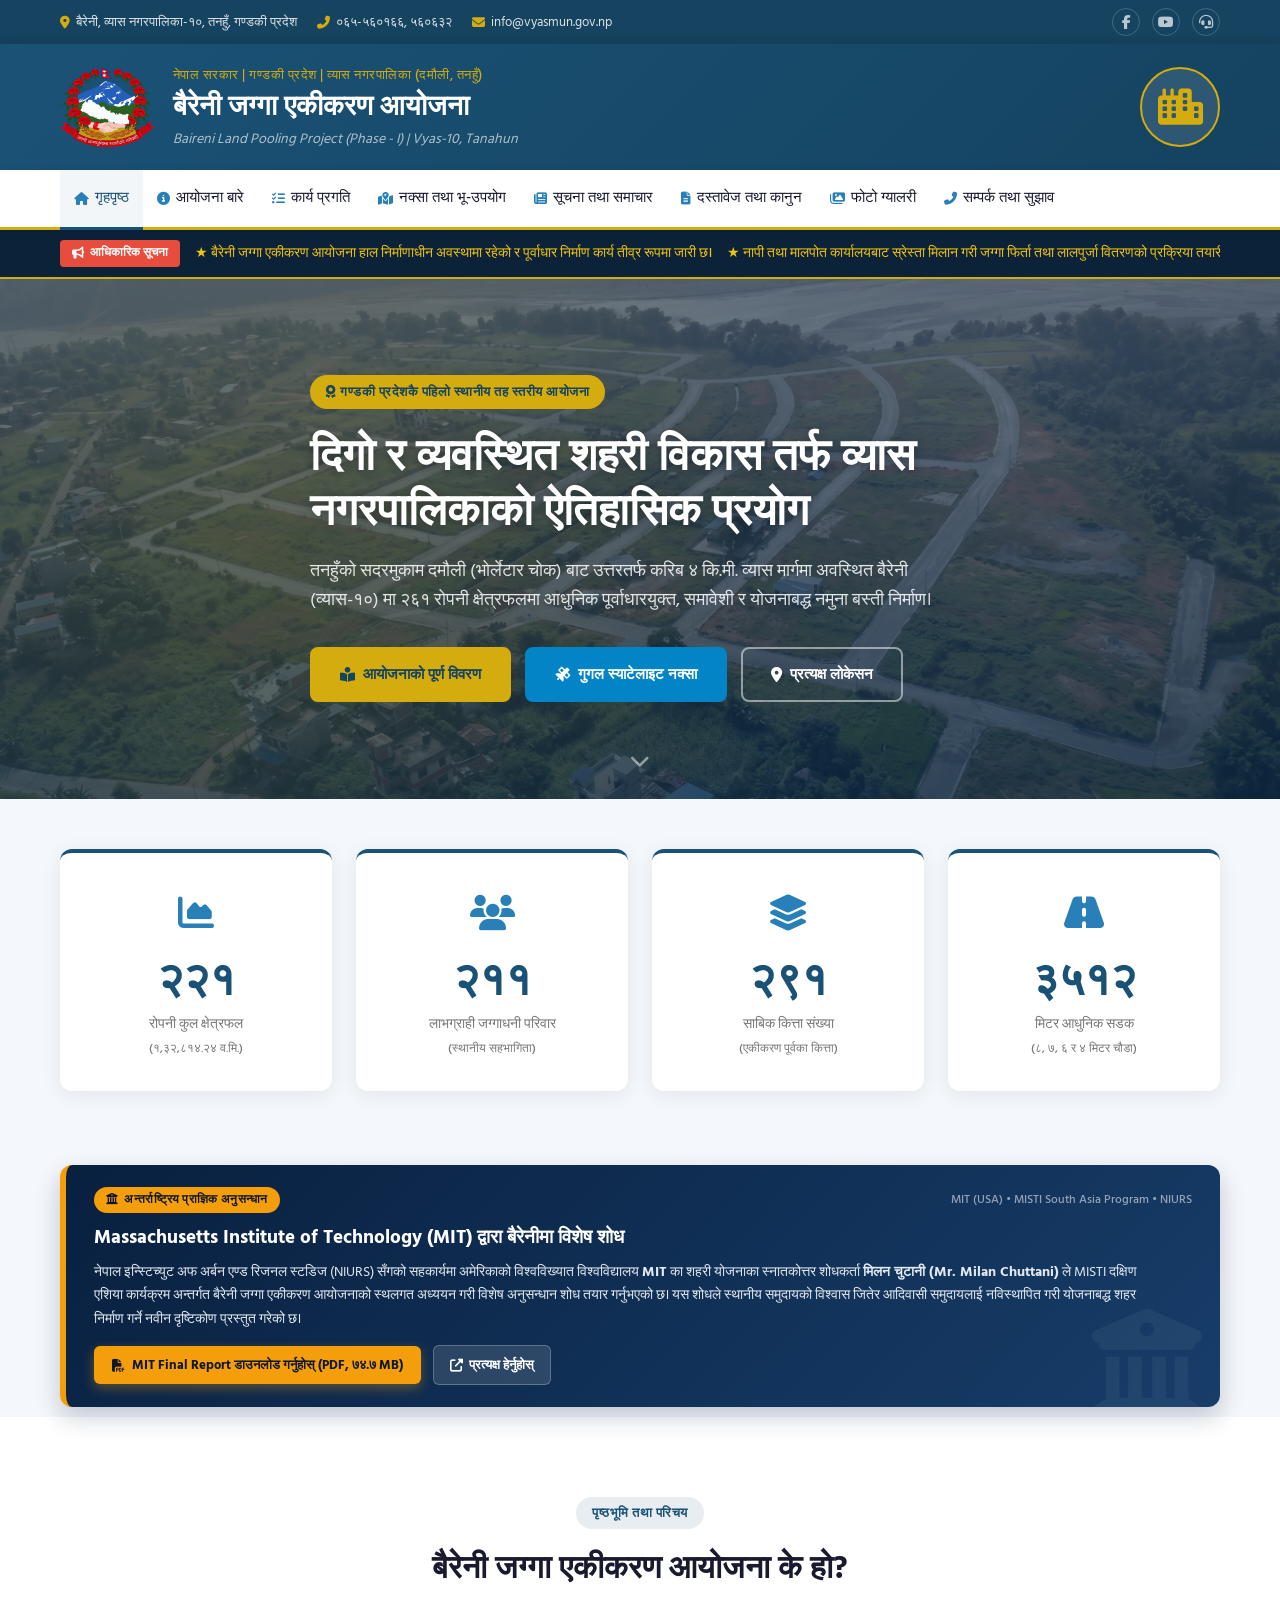
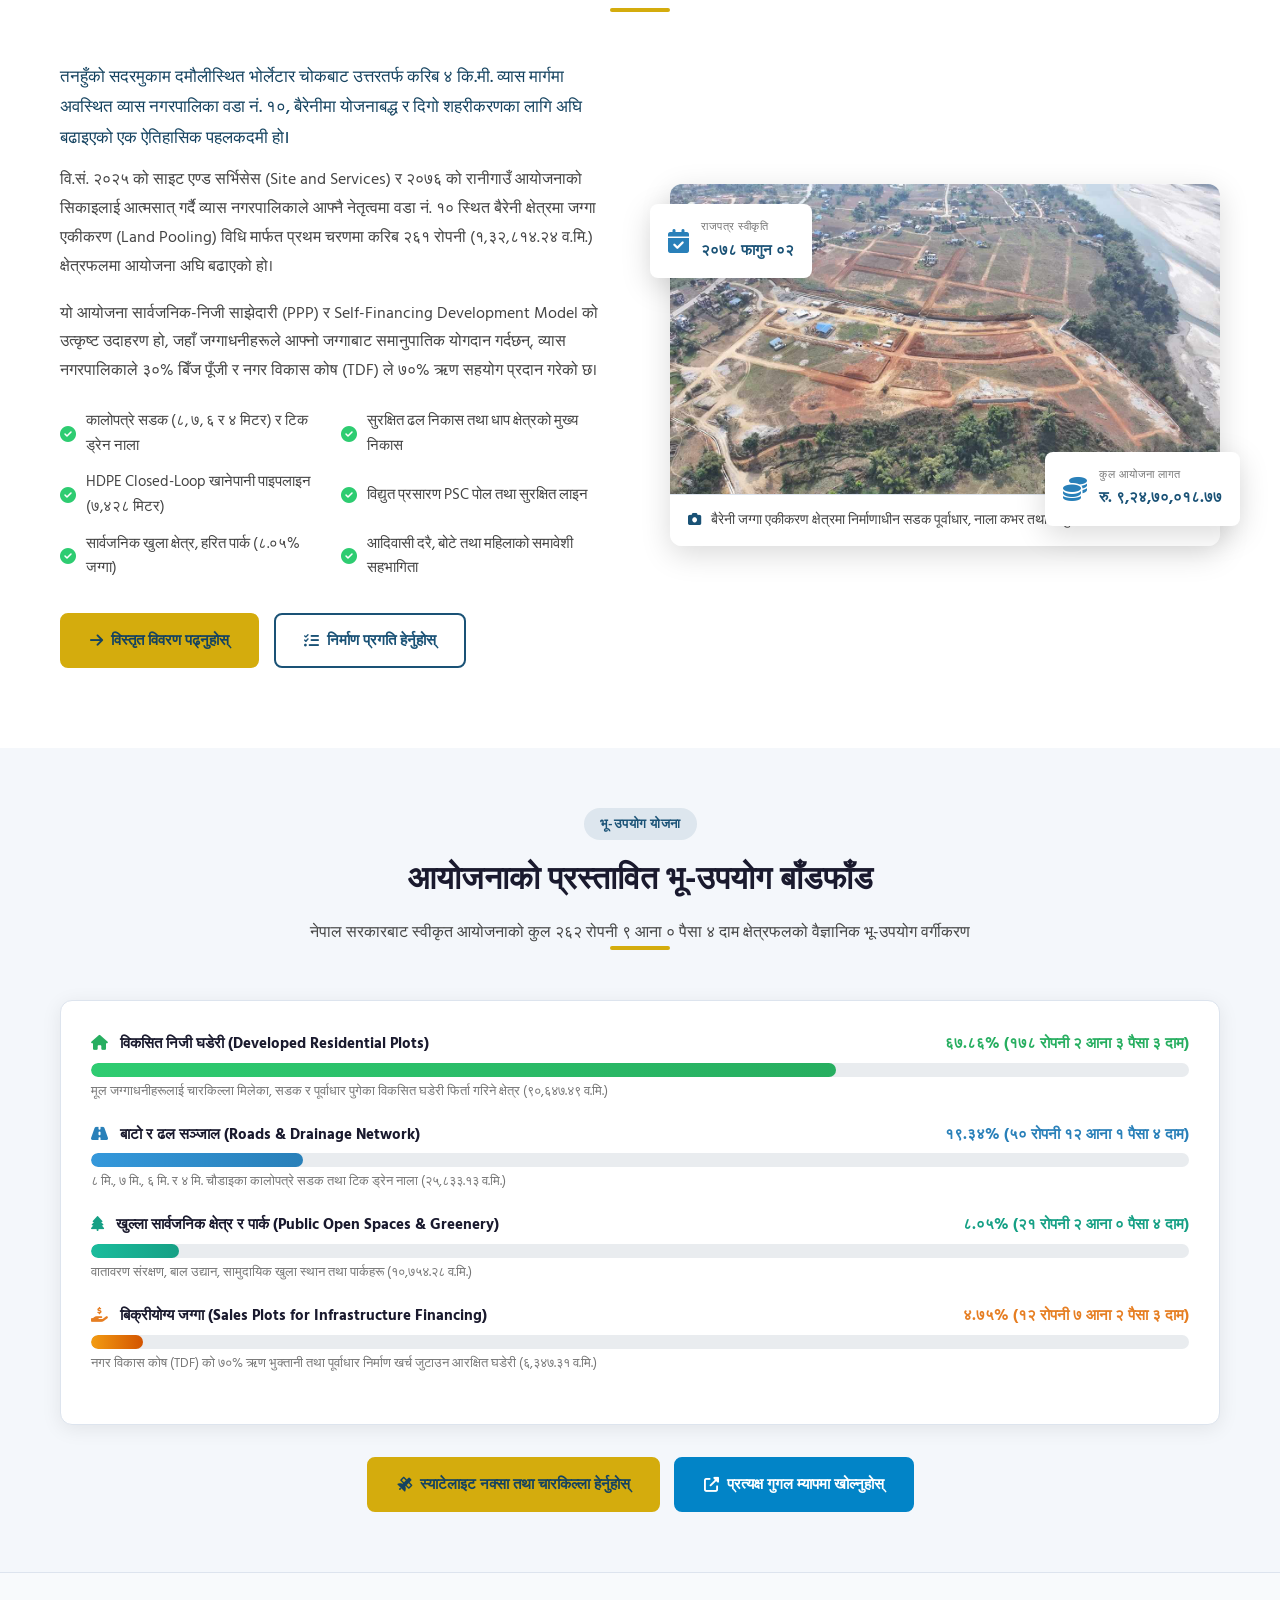
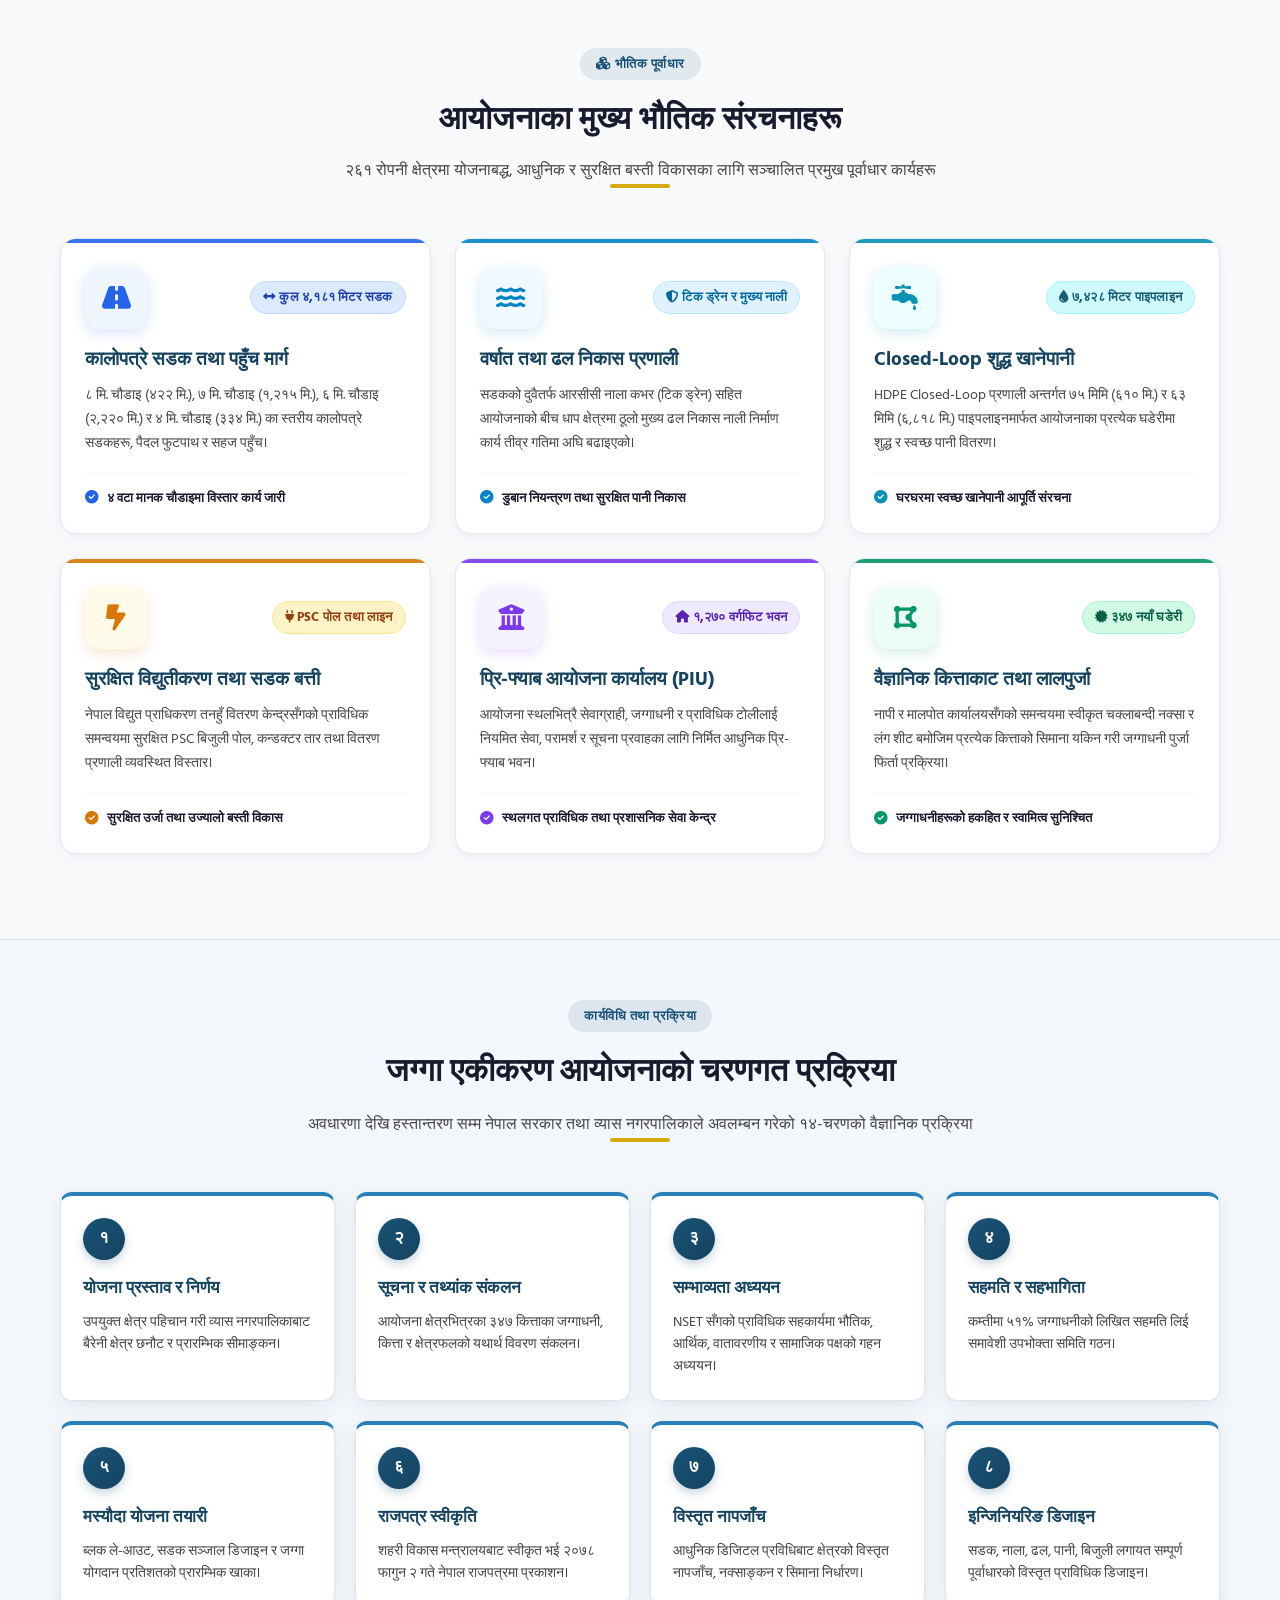
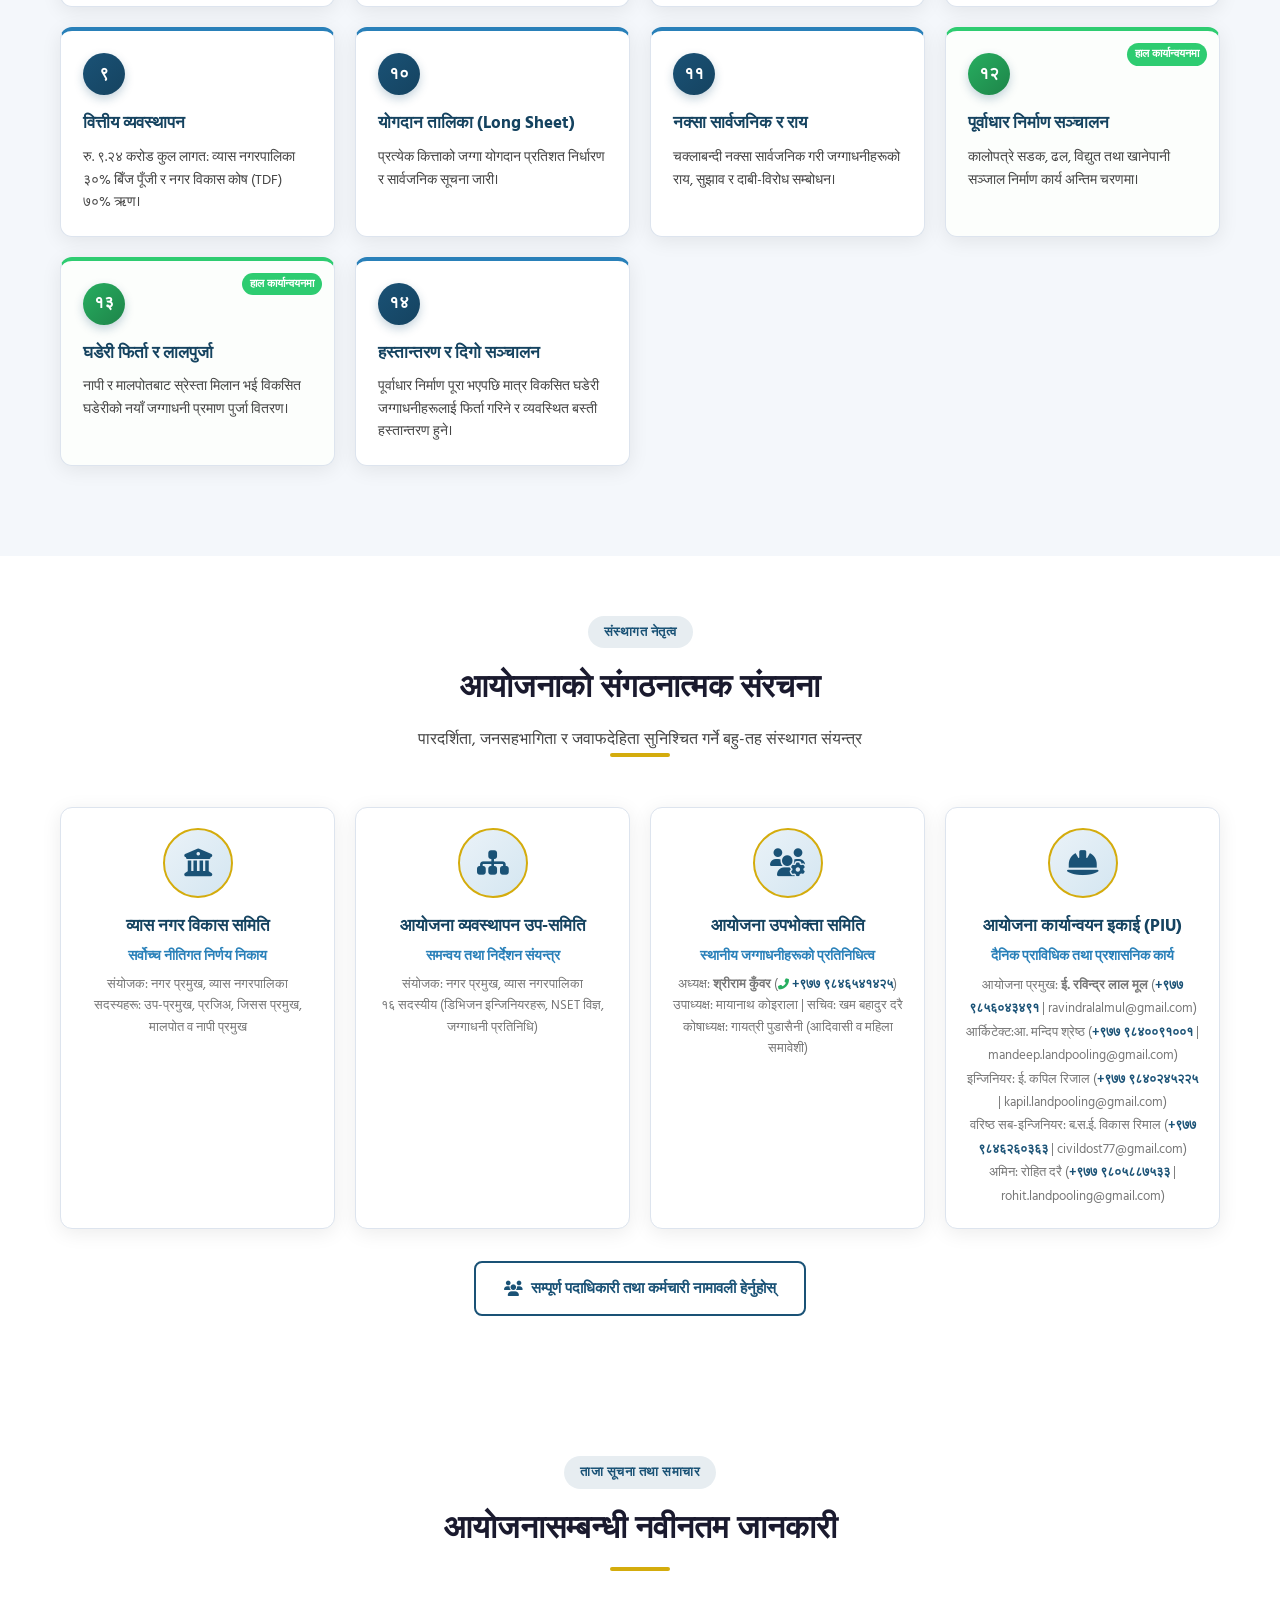
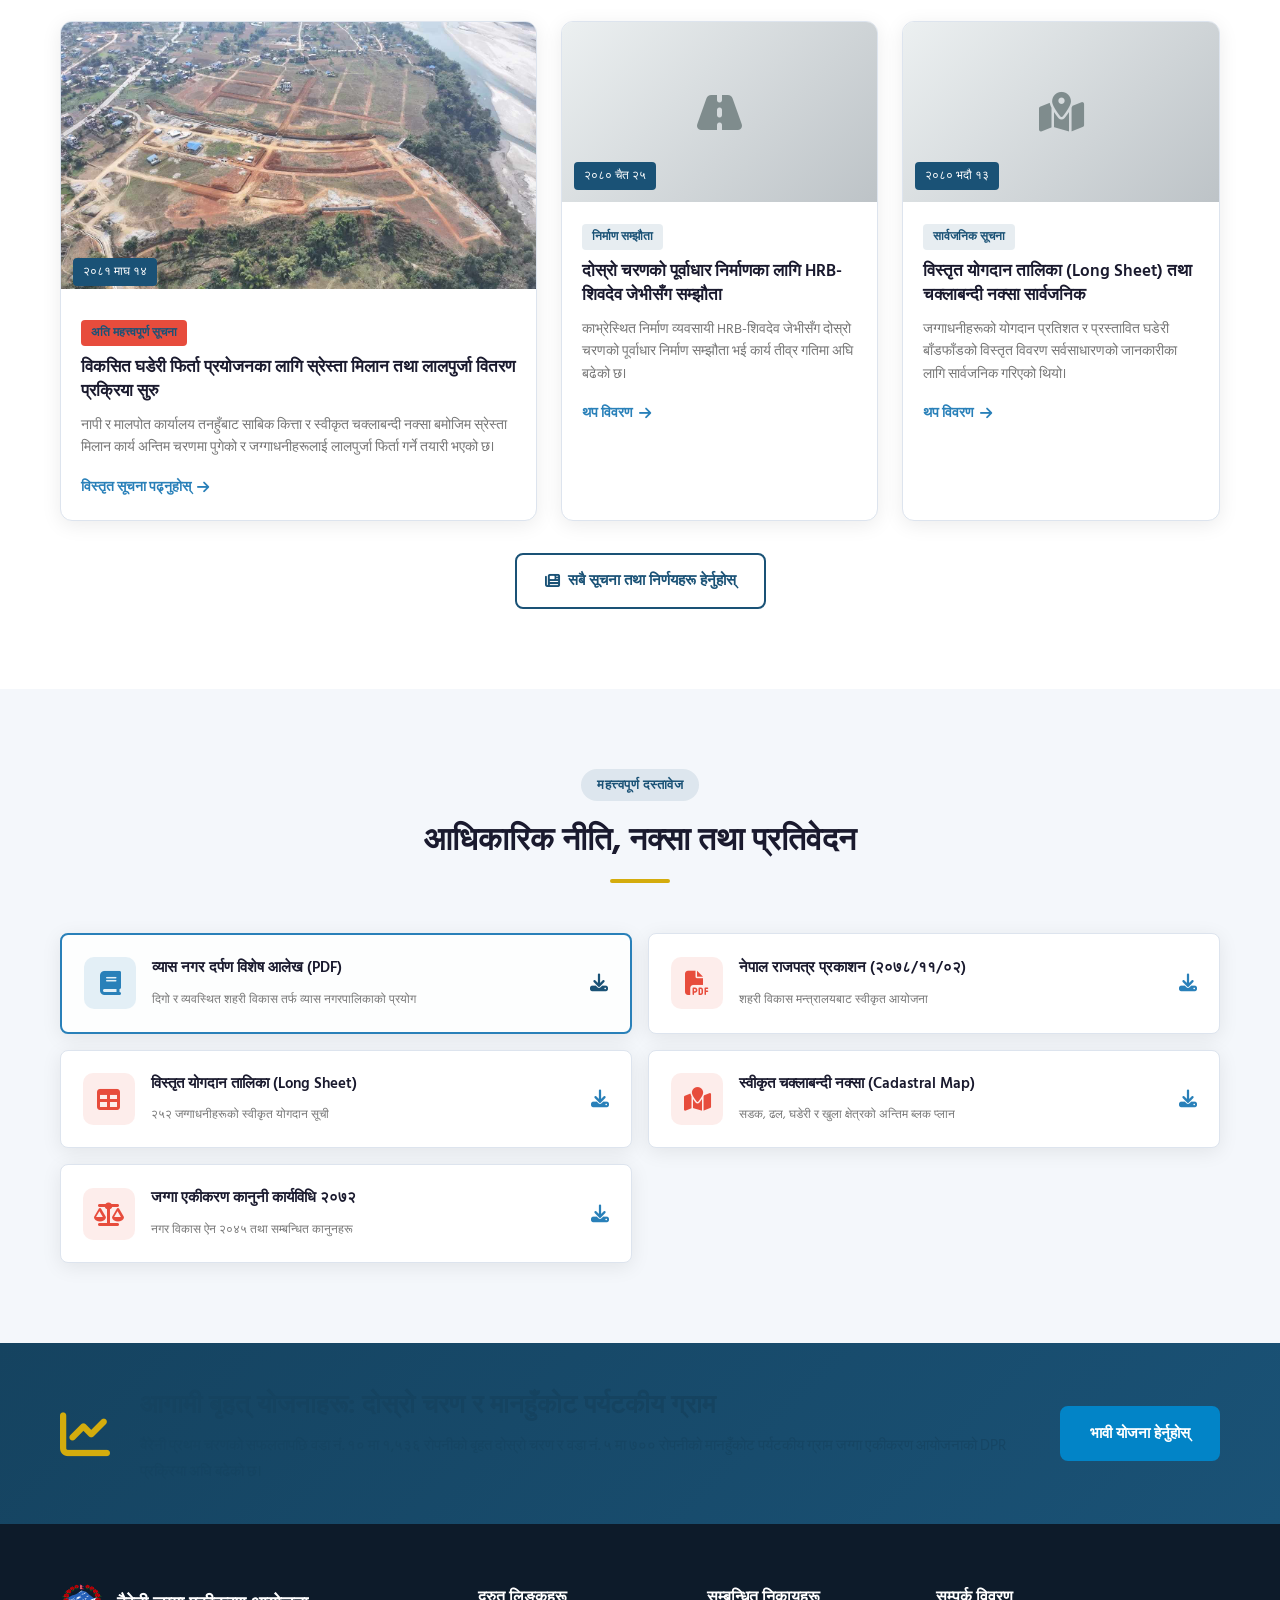
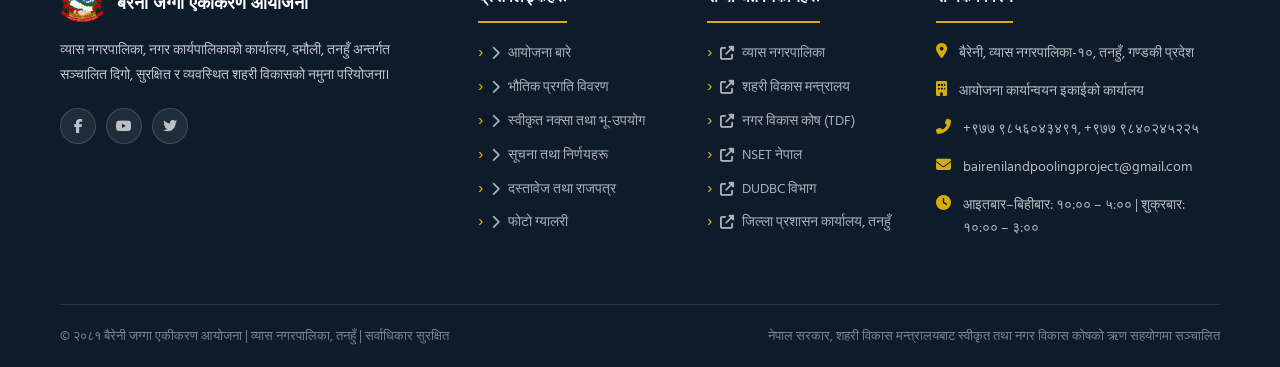
<file: index.html>
<!DOCTYPE html>
<html lang="ne">

<head>
    <meta charset="UTF-8">
    <meta name="viewport" content="width=device-width, initial-scale=1.0">
    <title>बैरेनी जग्गा एकीकरण आयोजना | व्यास नगरपालिका, तनहुँ</title>
    <meta name="description"
        content="बैरेनी जग्गा एकीकरण आयोजना (प्रथम चरण), व्यास नगरपालिका वडा नं. १०, तनहुँ। दिगो, व्यवस्थित र सुरक्षित शहरी विकास तर्फ व्यास नगरपालिकाको ऐतिहासिक प्रयोग।">
    <link rel="stylesheet" href="css/style.css">
    <link rel="stylesheet" href="https://cdnjs.cloudflare.com/ajax/libs/font-awesome/6.5.0/css/all.min.css">
    <link href="https://fonts.googleapis.com/css2?family=Hind+Siliguri:wght@300;400;500;600;700&display=swap"
        rel="stylesheet">
</head>

<body>

    <!-- Top Bar -->
    <div class="top-bar">
        <div class="container">
            <div class="top-bar-left">
                <span><i class="fas fa-map-marker-alt"></i> बैरेनी, व्यास नगरपालिका-१०, तनहुँ, गण्डकी प्रदेश</span>
                <span><i class="fas fa-phone-alt"></i> ०६५-५६०१६६, ५६०६३२</span>
                <span><i class="fas fa-envelope"></i> info@vyasmun.gov.np</span>
            </div>
            <div class="top-bar-right">
                <a href="https://facebook.com" target="_blank" title="Facebook"><i class="fab fa-facebook-f"></i></a>
                <a href="https://youtube.com" target="_blank" title="YouTube"><i class="fab fa-youtube"></i></a>
                <a href="contact.html" title="सम्पर्क"><i class="fas fa-headset"></i></a>
            </div>
        </div>
    </div>

    <!-- Header -->
    <header class="main-header">
        <div class="container">
            <div class="header-content">
                <div class="logo-section">
                    <img src="images/nepal-emblem.svg" alt="नेपाल सरकार निशान छाप" class="gov-logo">
                    <div class="title-section">
                        <p class="gov-title">नेपाल सरकार | गण्डकी प्रदेश | व्यास नगरपालिका (दमौली, तनहुँ)</p>
                        <h1 class="site-title">बैरेनी जग्गा एकीकरण आयोजना</h1>
                        <p class="site-subtitle">Baireni Land Pooling Project (Phase - I) | Vyas-10, Tanahun</p>
                    </div>
                </div>
                <div class="header-emblem">
                    <div class="emblem-circle" title="दिगो र व्यवस्थित शहर">
                        <i class="fas fa-city"></i>
                    </div>
                </div>
            </div>
        </div>
    </header>

    <!-- Navigation -->
    <nav class="main-nav">
        <div class="container">
            <button class="nav-toggle" id="navToggle" aria-label="Menu Toggle">
                <i class="fas fa-bars"></i>
            </button>
            <ul class="nav-menu" id="navMenu">
                <li class="active"><a href="index.html"><i class="fas fa-home"></i> गृहपृष्ठ</a></li>
                <li><a href="about.html"><i class="fas fa-info-circle"></i> आयोजना बारे</a></li>
                <li><a href="progress.html"><i class="fas fa-tasks"></i> कार्य प्रगति</a></li>
                <li><a href="map.html"><i class="fas fa-map-marked-alt"></i> नक्सा तथा भू-उपयोग</a></li>
                <li><a href="news.html"><i class="fas fa-newspaper"></i> सूचना तथा समाचार</a></li>
                <li><a href="documents.html"><i class="fas fa-file-alt"></i> दस्तावेज तथा कानुन</a></li>
                <li><a href="gallery.html"><i class="fas fa-images"></i> फोटो ग्यालरी</a></li>
                <li><a href="contact.html"><i class="fas fa-phone-alt"></i> सम्पर्क तथा सुझाव</a></li>
            </ul>
        </div>
    </nav>

    <!-- Notice Ticker -->
    <div class="notice-ticker">
        <div class="container">
            <div class="ticker-badge">
                <i class="fas fa-bullhorn"></i> आधिकारिक सूचना
            </div>
            <div class="ticker-content">
                <span class="ticker-text">
                    ★ बैरेनी जग्गा एकीकरण आयोजना हाल निर्माणाधीन अवस्थामा रहेको र पूर्वाधार निर्माण कार्य तीव्र रूपमा
                    जारी छ। &nbsp;&nbsp;&nbsp;&nbsp;★ नापी तथा मालपोत कार्यालयबाट स्रेस्ता मिलान गरी जग्गा फिर्ता तथा
                    लालपुर्जा वितरणको प्रक्रिया तयारी अवस्थामा रहेको छ। &nbsp;&nbsp;&nbsp;&nbsp;★ काठमाडौँ उपत्यका बाहिर
                    स्थानीय तहद्वारा आफ्नै स्वामित्वमा सञ्चालित गण्डकी प्रदेशकै पहिलो नमुना आयोजना।
                </span>
            </div>
        </div>
    </div>

    <!-- Hero Section -->
    <section class="hero"
        style="background: linear-gradient(rgba(10, 31, 53, 0.62), rgba(13, 43, 69, 0.78)), url('images/baireni_aerial.jpg') center/cover no-repeat;">
        <div class="hero-slider">
            <div class="hero-slide active">
                <div class="hero-content container">
                    <div class="hero-badge">
                        <i class="fas fa-award"></i> गण्डकी प्रदेशकै पहिलो स्थानीय तह स्तरीय आयोजना
                    </div>
                    <h2>दिगो र व्यवस्थित शहरी विकास तर्फ व्यास नगरपालिकाको ऐतिहासिक प्रयोग</h2>
                    <p>तनहुँको सदरमुकाम दमौली (भोर्लेटार चोक) बाट उत्तरतर्फ करिब ४ कि.मी. व्यास मार्गमा अवस्थित बैरेनी
                        (व्यास-१०) मा २६१ रोपनी क्षेत्रफलमा आधुनिक पूर्वाधारयुक्त, समावेशी र योजनाबद्ध नमुना बस्ती
                        निर्माण।</p>
                    <div class="hero-buttons">
                        <a href="about.html" class="btn btn-primary"><i class="fas fa-book-reader"></i> आयोजनाको पूर्ण
                            विवरण</a>
                        <a href="map.html" class="btn btn-secondary"><i class="fas fa-satellite"></i> गुगल स्याटेलाइट
                            नक्सा</a>
                        <a href="https://maps.app.goo.gl/1mKsbAi3sd88psxE6" target="_blank" rel="noopener noreferrer"
                            class="btn btn-outline"><i class="fas fa-map-marker-alt"></i> प्रत्यक्ष लोकेसन</a>
                    </div>
                </div>
            </div>
        </div>
        <div class="hero-scroll">
            <i class="fas fa-chevron-down"></i>
        </div>
    </section>

    <!-- Core Statistics Section -->
    <section class="stats-section">
        <div class="container">
            <div class="stats-grid">
                <div class="stat-card">
                    <div class="stat-icon"><i class="fas fa-chart-area"></i></div>
                    <div class="stat-number" data-target="261">०</div>
                    <div class="stat-label">रोपनी कुल क्षेत्रफल<br><small
                            style="font-size:12px;color:var(--text-light);">(१,३२,८१४.२४ व.मि.)</small></div>
                </div>
                <div class="stat-card">
                    <div class="stat-icon"><i class="fas fa-users"></i></div>
                    <div class="stat-number" data-target="252">०</div>
                    <div class="stat-label">लाभग्राही जग्गाधनी परिवार<br><small
                            style="font-size:12px;color:var(--text-light);">(स्थानीय सहभागिता)</small></div>
                </div>
                <div class="stat-card">
                    <div class="stat-icon"><i class="fas fa-layer-group"></i></div>
                    <div class="stat-number" data-target="347">०</div>
                    <div class="stat-label">साबिक कित्ता संख्या<br><small
                            style="font-size:12px;color:var(--text-light);">(एकीकरण पूर्वका कित्ता)</small></div>
                </div>
                <div class="stat-card">
                    <div class="stat-icon"><i class="fas fa-road"></i></div>
                    <div class="stat-number" data-target="4181">०</div>
                    <div class="stat-label">मिटर आधुनिक सडक<br><small
                            style="font-size:12px;color:var(--text-light);">(८, ७, ६ र ४ मिटर चौडा)</small></div>
                </div>
            </div>
        </div>
    </section>

    <!-- MIT International Academic Research Highlight (Compact & High Impact) -->
    <section style="padding: 24px 0 10px 0; background: var(--bg-light);">
        <div class="container">
            <div
                style="background: linear-gradient(135deg, #09203f 0%, #173d69 100%); border-radius: var(--radius); padding: 22px 28px; position: relative; overflow: hidden; box-shadow: 0 10px 25px rgba(9, 32, 63, 0.22); border-left: 6px solid #f59e0b; display: flex; flex-direction: column; gap: 10px;">
                <!-- Subtle Watermark Icon -->
                <i class="fas fa-university"
                    style="position: absolute; right: 18px; bottom: -12px; font-size: 110px; color: rgba(255, 255, 255, 0.05); pointer-events: none;"></i>

                <div
                    style="display: flex; align-items: center; justify-content: space-between; flex-wrap: wrap; gap: 10px;">
                    <span
                        style="background: #f59e0b; color: #0f172a; font-weight: 800; font-size: 11.5px; padding: 3px 12px; border-radius: 20px; letter-spacing: 0.3px; display: inline-flex; align-items: center; gap: 6px;">
                        <i class="fas fa-university"></i> अन्तर्राष्ट्रिय प्राज्ञिक अनुसन्धान
                    </span>
                    <span style="color: #94a3b8; font-size: 12px; font-weight: 500;">
                        MIT (USA) &bull; MISTI South Asia Program &bull; NIURS
                    </span>
                </div>

                <h3 style="color: #ffffff; font-size: 18.5px; margin: 2px 0 0 0; font-weight: 700; line-height: 1.4;">
                    Massachusetts Institute of Technology (MIT) द्वारा बैरेनीमा विशेष शोध
                </h3>

                <p style="color: #e2e8f0; font-size: 13.8px; line-height: 1.7; margin: 0; max-width: 95%;">
                    नेपाल इन्स्टिच्युट अफ अर्बन एण्ड रिजनल स्टडिज (NIURS) सँगको सहकार्यमा अमेरिकाको विश्वविख्यात
                    विश्वविद्यालय <strong>MIT</strong> का शहरी योजनाका स्नातकोत्तर शोधकर्ता <strong>मिलन चुटानी (Mr.
                        Milan Chuttani)</strong> ले MISTI दक्षिण एशिया कार्यक्रम अन्तर्गत बैरेनी जग्गा एकीकरण आयोजनाको
                    स्थलगत अध्ययन गरी विशेष अनुसन्धान शोध तयार गर्नुभएको छ। यस शोधले स्थानीय समुदायको विश्वास जितेर
                    आदिवासी समुदायलाई नविस्थापित गरी योजनाबद्ध शहर निर्माण गर्ने नवीन दृष्टिकोण प्रस्तुत गरेको छ।
                </p>

                <!-- Download & View Buttons -->
                <div style="display: flex; gap: 12px; align-items: center; flex-wrap: wrap; margin-top: 4px;">
                    <a href="Documents/Baireni%20Land%20Pooling%20Project%20-%20Final%20Report%20(Vyas-MISTI-NIURS)%20(1).pdf"
                        download="Baireni_Land_Pooling_Project_MIT_Final_Report.pdf"
                        style="background: #f59e0b; color: #0f172a; font-weight: 700; font-size: 13px; padding: 8px 18px; border-radius: 6px; text-decoration: none; display: inline-flex; align-items: center; gap: 7px; transition: all 0.2s; box-shadow: 0 4px 12px rgba(245, 158, 11, 0.35);">
                        <i class="fas fa-file-pdf"></i> MIT Final Report डाउनलोड गर्नुहोस् (PDF, ७४.७ MB)
                    </a>
                    <a href="Documents/Baireni%20Land%20Pooling%20Project%20-%20Final%20Report%20(Vyas-MISTI-NIURS)%20(1).pdf"
                        target="_blank"
                        style="background: rgba(255, 255, 255, 0.12); color: #ffffff; font-weight: 600; font-size: 13px; padding: 8px 16px; border-radius: 6px; text-decoration: none; display: inline-flex; align-items: center; gap: 6px; border: 1px solid rgba(255, 255, 255, 0.25); transition: all 0.2s;">
                        <i class="fas fa-external-link-alt"></i> प्रत्यक्ष हेर्नुहोस्
                    </a>
                </div>
            </div>
        </div>
    </section>

    <!-- About Section -->
    <section class="about-section">
        <div class="container">
            <div class="section-header">
                <span class="section-tag">पृष्ठभूमि तथा परिचय</span>
                <h2>बैरेनी जग्गा एकीकरण आयोजना के हो?</h2>
                <div class="section-divider"></div>
            </div>
            <div class="about-grid">
                <div class="about-text">
                    <p style="font-size: 17px; font-weight: 500; color: var(--primary-dark); margin-bottom: 12px;">
                        तनहुँको सदरमुकाम दमौलीस्थित भोर्लेटार चोकबाट उत्तरतर्फ करिब ४ कि.मी. व्यास मार्गमा अवस्थित व्यास
                        नगरपालिका वडा नं. १०, बैरेनीमा योजनाबद्ध र दिगो शहरीकरणका लागि अघि बढाइएको एक ऐतिहासिक पहलकदमी
                        हो।
                    </p>
                    <p>
                        वि.सं. २०२५ को साइट एण्ड सर्भिसेस (Site and Services) र २०७६ को रानीगाउँ आयोजनाको सिकाइलाई
                        आत्मसात् गर्दै व्यास नगरपालिकाले आफ्नै नेतृत्वमा वडा नं. १० स्थित बैरेनी क्षेत्रमा जग्गा एकीकरण
                        (Land Pooling) विधि मार्फत प्रथम चरणमा करिब २६१ रोपनी (१,३२,८१४.२४ व.मि.) क्षेत्रफलमा आयोजना अघि
                        बढाएको हो।
                    </p>
                    <p>
                        यो आयोजना सार्वजनिक-निजी साझेदारी (PPP) र Self-Financing Development Model को उत्कृष्ट उदाहरण
                        हो, जहाँ जग्गाधनीहरूले आफ्नो जग्गाबाट समानुपातिक योगदान गर्दछन्, व्यास नगरपालिकाले ३०% बिँज
                        पूँजी र नगर विकास कोष (TDF) ले ७०% ऋण सहयोग प्रदान गरेको छ।
                    </p>
                    <div class="about-features">
                        <div class="feature-item">
                            <i class="fas fa-check-circle"></i>
                            <span>कालोपत्रे सडक (८, ७, ६ र ४ मिटर) र टिक ड्रेन नाला</span>
                        </div>
                        <div class="feature-item">
                            <i class="fas fa-check-circle"></i>
                            <span>सुरक्षित ढल निकास तथा धाप क्षेत्रको मुख्य निकास</span>
                        </div>
                        <div class="feature-item">
                            <i class="fas fa-check-circle"></i>
                            <span>HDPE Closed-Loop खानेपानी पाइपलाइन (७,४२८ मिटर)</span>
                        </div>
                        <div class="feature-item">
                            <i class="fas fa-check-circle"></i>
                            <span>विद्युत प्रसारण PSC पोल तथा सुरक्षित लाइन</span>
                        </div>
                        <div class="feature-item">
                            <i class="fas fa-check-circle"></i>
                            <span>सार्वजनिक खुला क्षेत्र, हरित पार्क (८.०५% जग्गा)</span>
                        </div>
                        <div class="feature-item">
                            <i class="fas fa-check-circle"></i>
                            <span>आदिवासी दरै, बोटे तथा महिलाको समावेशी सहभागिता</span>
                        </div>
                    </div>
                    <div style="margin-top: 25px; display: flex; gap: 15px; flex-wrap: wrap;">
                        <a href="about.html" class="btn btn-primary"><i class="fas fa-arrow-right"></i> विस्तृत विवरण
                            पढ्नुहोस्</a>
                        <a href="progress.html" class="btn btn-outline-primary"><i class="fas fa-tasks"></i> निर्माण
                            प्रगति हेर्नुहोस्</a>
                    </div>
                </div>
                <div class="about-image">
                    <div class="image-card"
                        style="border-radius: var(--radius); overflow: hidden; box-shadow: var(--shadow-hover);">
                        <img src="images/baireni_roads.jpg" alt="बैरेनी आयोजना क्षेत्रमा निर्मित सडक तथा पूर्वाधार"
                            style="width:100%; height: auto; display:block;">
                        <div
                            style="padding: 14px 18px; background: #fff; font-size: 13.5px; color: var(--text-medium); border-top: 1px solid var(--border);">
                            <i class="fas fa-camera" style="color:var(--primary); margin-right:6px;"></i> बैरेनी जग्गा
                            एकीकरण क्षेत्रमा निर्माणाधीन सडक पूर्वाधार, नाला कभर तथा बिजुली पोल विस्तार
                        </div>
                    </div>
                    <div class="info-badge top-badge">
                        <i class="fas fa-calendar-check"></i>
                        <div>
                            <strong>राजपत्र स्वीकृति</strong>
                            <span>२०७८ फागुन ०२</span>
                        </div>
                    </div>
                    <div class="info-badge bottom-badge">
                        <i class="fas fa-coins"></i>
                        <div>
                            <strong>कुल आयोजना लागत</strong>
                            <span>रु. ९,२४,७०,०१८.७७</span>
                        </div>
                    </div>
                </div>
            </div>
        </div>
    </section>

    <!-- Land Use Breakdown Section -->
    <section class="section" style="background: var(--bg-light); padding: 60px 0;">
        <div class="container">
            <div class="section-header">
                <span class="section-tag">भू-उपयोग योजना</span>
                <h2>आयोजनाको प्रस्तावित भू-उपयोग बाँडफाँड</h2>
                <p style="color: var(--text-medium); max-width: 750px; margin: 0 auto;">नेपाल सरकारबाट स्वीकृत आयोजनाको
                    कुल २६२ रोपनी ९ आना ० पैसा ४ दाम क्षेत्रफलको वैज्ञानिक भू-उपयोग वर्गीकरण</p>
                <div class="section-divider"></div>
            </div>

            <div class="landuse-bars"
                style="background: #fff; padding: 30px; border-radius: var(--radius); box-shadow: var(--shadow); border: 1px solid var(--border);">
                <!-- Item 1 -->
                <div class="landuse-bar-item">
                    <div class="landuse-header">
                        <span><i class="fas fa-home" style="color: #27ae60; margin-right: 8px;"></i> <strong>विकसित निजी
                                घडेरी (Developed Residential Plots)</strong></span>
                        <span style="color: #27ae60; font-weight: 700;">६७.८६% (१७८ रोपनी २ आना ३ पैसा ३ दाम)</span>
                    </div>
                    <div class="landuse-track">
                        <div class="landuse-fill"
                            style="width: 67.86%; background: linear-gradient(90deg, #2ecc71, #27ae60);"></div>
                    </div>
                    <small style="color: var(--text-light); font-size: 13px;">मूल जग्गाधनीहरूलाई चारकिल्ला मिलेका, सडक र
                        पूर्वाधार पुगेका विकसित घडेरी फिर्ता गरिने क्षेत्र (९०,६४७.४९ व.मि.)</small>
                </div>

                <!-- Item 2 -->
                <div class="landuse-bar-item">
                    <div class="landuse-header">
                        <span><i class="fas fa-road" style="color: #2980b9; margin-right: 8px;"></i> <strong>बाटो र ढल
                                सञ्जाल (Roads & Drainage Network)</strong></span>
                        <span style="color: #2980b9; font-weight: 700;">१९.३४% (५० रोपनी १२ आना १ पैसा ४ दाम)</span>
                    </div>
                    <div class="landuse-track">
                        <div class="landuse-fill"
                            style="width: 19.34%; background: linear-gradient(90deg, #3498db, #2980b9);"></div>
                    </div>
                    <small style="color: var(--text-light); font-size: 13px;">८ मि., ७ मि., ६ मि. र ४ मि. चौडाइका
                        कालोपत्रे सडक तथा टिक ड्रेन नाला (२५,८३३.१३ व.मि.)</small>
                </div>

                <!-- Item 3 -->
                <div class="landuse-bar-item">
                    <div class="landuse-header">
                        <span><i class="fas fa-tree" style="color: #16a085; margin-right: 8px;"></i> <strong>खुल्ला
                                सार्वजनिक क्षेत्र र पार्क (Public Open Spaces & Greenery)</strong></span>
                        <span style="color: #16a085; font-weight: 700;">८.०५% (२१ रोपनी २ आना ० पैसा ४ दाम)</span>
                    </div>
                    <div class="landuse-track">
                        <div class="landuse-fill"
                            style="width: 8.05%; background: linear-gradient(90deg, #1abc9c, #16a085);"></div>
                    </div>
                    <small style="color: var(--text-light); font-size: 13px;">वातावरण संरक्षण, बाल उद्यान, सामुदायिक
                        खुला स्थान तथा पार्कहरू (१०,७५४.२८ व.मि.)</small>
                </div>

                <!-- Item 4 -->
                <div class="landuse-bar-item">
                    <div class="landuse-header">
                        <span><i class="fas fa-hand-holding-usd" style="color: #e67e22; margin-right: 8px;"></i>
                            <strong>बिक्रीयोग्य जग्गा (Sales Plots for Infrastructure Financing)</strong></span>
                        <span style="color: #e67e22; font-weight: 700;">४.७५% (१२ रोपनी ७ आना २ पैसा ३ दाम)</span>
                    </div>
                    <div class="landuse-track">
                        <div class="landuse-fill"
                            style="width: 4.75%; background: linear-gradient(90deg, #f39c12, #d35400);"></div>
                    </div>
                    <small style="color: var(--text-light); font-size: 13px;">नगर विकास कोष (TDF) को ७०% ऋण भुक्तानी तथा
                        पूर्वाधार निर्माण खर्च जुटाउन आरक्षित घडेरी (६,३४७.३१ व.मि.)</small>
                </div>
            </div>

            <div class="text-center mt-4" style="display:flex; justify-content:center; gap:14px; flex-wrap:wrap;">
                <a href="map.html" class="btn btn-primary"><i class="fas fa-satellite"></i> स्याटेलाइट नक्सा तथा
                    चारकिल्ला हेर्नुहोस्</a>
                <a href="https://maps.app.goo.gl/1mKsbAi3sd88psxE6" target="_blank" rel="noopener noreferrer"
                    class="btn btn-secondary"><i class="fas fa-external-link-alt"></i> प्रत्यक्ष गुगल म्यापमा
                    खोल्नुहोस्</a>
            </div>
        </div>
    </section>

    <!-- Key Highlights / Infrastructure (भौतिक पूर्वाधार संरचनाहरू) -->
    <section class="infra-section">
        <div class="container">
            <div class="section-header">
                <span class="section-tag"><i class="fas fa-cubes"></i> भौतिक पूर्वाधार</span>
                <h2>आयोजनाका मुख्य भौतिक संरचनाहरू</h2>
                <p
                    style="color: var(--text-medium); max-width: 720px; margin: 10px auto 0; font-size: 15.5px; line-height: 1.6;">
                    २६१ रोपनी क्षेत्रमा योजनाबद्ध, आधुनिक र सुरक्षित बस्ती विकासका लागि सञ्चालित प्रमुख पूर्वाधार
                    कार्यहरू</p>
                <div class="section-divider"></div>
            </div>

            <div class="benefits-grid">
                <!-- 1. कालोपत्रे सडक -->
                <div class="benefit-card"
                    style="--card-accent:#2563eb; --icon-bg:#eff6ff; --icon-color:#2563eb; --icon-shadow:rgba(37,99,235,0.18); --badge-bg:#dbeafe; --badge-color:#1e40af; --badge-border:#bfdbfe;">
                    <div class="benefit-card-top">
                        <div class="benefit-icon"><i class="fas fa-road"></i></div>
                        <span class="benefit-badge"><i class="fas fa-arrows-alt-h"></i> कुल ४,१८१ मिटर सडक</span>
                    </div>
                    <h3>कालोपत्रे सडक तथा पहुँच मार्ग</h3>
                    <p>८ मि. चौडाइ (४२२ मि.), ७ मि. चौडाइ (१,२१५ मि.), ६ मि. चौडाइ (२,२२० मि.) र ४ मि. चौडाइ (३३४ मि.)
                        का स्तरीय कालोपत्रे सडकहरू, पैदल फुटपाथ र सहज पहुँच।</p>
                    <div class="benefit-footer">
                        <i class="fas fa-check-circle"></i> <span>४ वटा मानक चौडाइमा विस्तार कार्य जारी</span>
                    </div>
                </div>

                <!-- 2. ढल तथा नाली निकास -->
                <div class="benefit-card"
                    style="--card-accent:#0284c7; --icon-bg:#f0f9ff; --icon-color:#0284c7; --icon-shadow:rgba(2,132,199,0.18); --badge-bg:#e0f2fe; --badge-color:#0369a1; --badge-border:#bae6fd;">
                    <div class="benefit-card-top">
                        <div class="benefit-icon"><i class="fas fa-water"></i></div>
                        <span class="benefit-badge"><i class="fas fa-shield-alt"></i> टिक ड्रेन र मुख्य नाली</span>
                    </div>
                    <h3>वर्षात तथा ढल निकास प्रणाली</h3>
                    <p>सडकको दुवैतर्फ आरसीसी नाला कभर (टिक ड्रेन) सहित आयोजनाको बीच धाप क्षेत्रमा ठूलो मुख्य ढल निकास
                        नाली निर्माण कार्य तीव्र गतिमा अघि बढाइएको।</p>
                    <div class="benefit-footer">
                        <i class="fas fa-check-circle"></i> <span>डुबान नियन्त्रण तथा सुरक्षित पानी निकास</span>
                    </div>
                </div>

                <!-- 3. खानेपानी सञ्जाल -->
                <div class="benefit-card"
                    style="--card-accent:#0891b2; --icon-bg:#ecfeff; --icon-color:#0891b2; --icon-shadow:rgba(8,145,178,0.18); --badge-bg:#cffafe; --badge-color:#155e75; --badge-border:#a5f3fc;">
                    <div class="benefit-card-top">
                        <div class="benefit-icon"><i class="fas fa-faucet-drip"></i></div>
                        <span class="benefit-badge"><i class="fas fa-tint"></i> ७,४२८ मिटर पाइपलाइन</span>
                    </div>
                    <h3>Closed-Loop शुद्ध खानेपानी</h3>
                    <p>HDPE Closed-Loop प्रणाली अन्तर्गत ७५ मिमि (६१० मि.) र ६३ मिमि (६,८१८ मि.) पाइपलाइनमार्फत आयोजनाका
                        प्रत्येक घडेरीमा शुद्ध र स्वच्छ पानी वितरण।</p>
                    <div class="benefit-footer">
                        <i class="fas fa-check-circle"></i> <span>घरघरमा स्वच्छ खानेपानी आपूर्ति संरचना</span>
                    </div>
                </div>

                <!-- 4. विद्युतीकरण -->
                <div class="benefit-card"
                    style="--card-accent:#d97706; --icon-bg:#fffbeb; --icon-color:#d97706; --icon-shadow:rgba(217,119,6,0.18); --badge-bg:#fef3c7; --badge-color:#92400e; --badge-border:#fde68a;">
                    <div class="benefit-card-top">
                        <div class="benefit-icon"><i class="fas fa-bolt-lightning"></i></div>
                        <span class="benefit-badge"><i class="fas fa-plug"></i> PSC पोल तथा लाइन</span>
                    </div>
                    <h3>सुरक्षित विद्युतीकरण तथा सडक बत्ती</h3>
                    <p>नेपाल विद्युत प्राधिकरण तनहुँ वितरण केन्द्रसँगको प्राविधिक समन्वयमा सुरक्षित PSC बिजुली पोल,
                        कन्डक्टर तार तथा वितरण प्रणाली व्यवस्थित विस्तार।</p>
                    <div class="benefit-footer">
                        <i class="fas fa-check-circle"></i> <span>सुरक्षित उर्जा तथा उज्यालो बस्ती विकास</span>
                    </div>
                </div>

                <!-- 5. कार्यालय भवन -->
                <div class="benefit-card"
                    style="--card-accent:#7c3aed; --icon-bg:#f5f3ff; --icon-color:#7c3aed; --icon-shadow:rgba(124,58,237,0.18); --badge-bg:#ede9fe; --badge-color:#5b21b6; --badge-border:#ddd6fe;">
                    <div class="benefit-card-top">
                        <div class="benefit-icon"><i class="fas fa-building-columns"></i></div>
                        <span class="benefit-badge"><i class="fas fa-home"></i> १,२७० वर्गफिट भवन</span>
                    </div>
                    <h3>प्रि-फ्याब आयोजना कार्यालय (PIU)</h3>
                    <p>आयोजना स्थलभित्रै सेवाग्राही, जग्गाधनी र प्राविधिक टोलीलाई नियमित सेवा, परामर्श र सूचना प्रवाहका
                        लागि निर्मित आधुनिक प्रि-फ्याब भवन।</p>
                    <div class="benefit-footer">
                        <i class="fas fa-check-circle"></i> <span>स्थलगत प्राविधिक तथा प्रशासनिक सेवा केन्द्र</span>
                    </div>
                </div>

                <!-- 6. कित्ताकाट तथा लालपुर्जा -->
                <div class="benefit-card"
                    style="--card-accent:#059669; --icon-bg:#ecfdf5; --icon-color:#059669; --icon-shadow:rgba(5,150,105,0.18); --badge-bg:#d1fae5; --badge-color:#065f46; --badge-border:#a7f3d0;">
                    <div class="benefit-card-top">
                        <div class="benefit-icon"><i class="fas fa-draw-polygon"></i></div>
                        <span class="benefit-badge"><i class="fas fa-certificate"></i> ३४७ नयाँ घडेरी</span>
                    </div>
                    <h3>वैज्ञानिक कित्ताकाट तथा लालपुर्जा</h3>
                    <p>नापी र मालपोत कार्यालयसँगको समन्वयमा स्वीकृत चक्लाबन्दी नक्सा र लंग शीट बमोजिम प्रत्येक कित्ताको
                        सिमाना यकिन गरी जग्गाधनी पुर्जा फिर्ता प्रक्रिया।</p>
                    <div class="benefit-footer">
                        <i class="fas fa-check-circle"></i> <span>जग्गाधनीहरूको हकहित र स्वामित्व सुनिश्चित</span>
                    </div>
                </div>
            </div>
        </div>
    </section>


    <!-- 14 Step Workflow Overview -->
    <section class="section" style="background: var(--bg-light); padding: 60px 0;">
        <div class="container">
            <div class="section-header">
                <span class="section-tag">कार्यविधि तथा प्रक्रिया</span>
                <h2>जग्गा एकीकरण आयोजनाको चरणगत प्रक्रिया</h2>
                <p style="color: var(--text-medium); max-width: 750px; margin: 0 auto;">अवधारणा देखि हस्तान्तरण सम्म
                    नेपाल सरकार तथा व्यास नगरपालिकाले अवलम्बन गरेको १४-चरणको वैज्ञानिक प्रक्रिया</p>
                <div class="section-divider"></div>
            </div>

            <div class="process-stepper">
                <div class="step-card">
                    <div class="step-number">१</div>
                    <h4 class="step-title">योजना प्रस्ताव र निर्णय</h4>
                    <p class="step-desc">उपयुक्त क्षेत्र पहिचान गरी व्यास नगरपालिकाबाट बैरेनी क्षेत्र छनौट र प्रारम्भिक
                        सीमाङ्कन।</p>
                </div>
                <div class="step-card">
                    <div class="step-number">२</div>
                    <h4 class="step-title">सूचना र तथ्यांक संकलन</h4>
                    <p class="step-desc">आयोजना क्षेत्रभित्रका ३४७ कित्ताका जग्गाधनी, कित्ता र क्षेत्रफलको यथार्थ विवरण
                        संकलन।</p>
                </div>
                <div class="step-card">
                    <div class="step-number">३</div>
                    <h4 class="step-title">सम्भाव्यता अध्ययन</h4>
                    <p class="step-desc">NSET सँगको प्राविधिक सहकार्यमा भौतिक, आर्थिक, वातावरणीय र सामाजिक पक्षको गहन
                        अध्ययन।</p>
                </div>
                <div class="step-card">
                    <div class="step-number">४</div>
                    <h4 class="step-title">सहमति र सहभागिता</h4>
                    <p class="step-desc">कम्तीमा ५१% जग्गाधनीको लिखित सहमति लिई समावेशी उपभोक्ता समिति गठन।</p>
                </div>
                <div class="step-card">
                    <div class="step-number">५</div>
                    <h4 class="step-title">मस्यौदा योजना तयारी</h4>
                    <p class="step-desc">ब्लक ले-आउट, सडक सञ्जाल डिजाइन र जग्गा योगदान प्रतिशतको प्रारम्भिक खाका।</p>
                </div>
                <div class="step-card">
                    <div class="step-number">६</div>
                    <h4 class="step-title">राजपत्र स्वीकृति</h4>
                    <p class="step-desc">शहरी विकास मन्त्रालयबाट स्वीकृत भई २०७८ फागुन २ गते नेपाल राजपत्रमा प्रकाशन।
                    </p>
                </div>
                <div class="step-card">
                    <div class="step-number">७</div>
                    <h4 class="step-title">विस्तृत नापजाँच</h4>
                    <p class="step-desc">आधुनिक डिजिटल प्रविधिबाट क्षेत्रको विस्तृत नापजाँच, नक्साङ्कन र सिमाना
                        निर्धारण।</p>
                </div>
                <div class="step-card">
                    <div class="step-number">८</div>
                    <h4 class="step-title">इन्जिनियरिङ डिजाइन</h4>
                    <p class="step-desc">सडक, नाला, ढल, पानी, बिजुली लगायत सम्पूर्ण पूर्वाधारको विस्तृत प्राविधिक
                        डिजाइन।</p>
                </div>
                <div class="step-card">
                    <div class="step-number">९</div>
                    <h4 class="step-title">वित्तीय व्यवस्थापन</h4>
                    <p class="step-desc">रु. ९.२४ करोड कुल लागत: व्यास नगरपालिका ३०% बिँज पूँजी र नगर विकास कोष (TDF)
                        ७०% ऋण।</p>
                </div>
                <div class="step-card">
                    <div class="step-number">१०</div>
                    <h4 class="step-title">योगदान तालिका (Long Sheet)</h4>
                    <p class="step-desc">प्रत्येक कित्ताको जग्गा योगदान प्रतिशत निर्धारण र सार्वजनिक सूचना जारी।</p>
                </div>
                <div class="step-card">
                    <div class="step-number">११</div>
                    <h4 class="step-title">नक्सा सार्वजनिक र राय</h4>
                    <p class="step-desc">चक्लाबन्दी नक्सा सार्वजनिक गरी जग्गाधनीहरूको राय, सुझाव र दाबी-विरोध सम्बोधन।
                    </p>
                </div>
                <div class="step-card active-phase">
                    <div class="step-number">१२</div>
                    <h4 class="step-title">पूर्वाधार निर्माण सञ्चालन</h4>
                    <p class="step-desc">कालोपत्रे सडक, ढल, विद्युत तथा खानेपानी सञ्जाल निर्माण कार्य अन्तिम चरणमा।</p>
                </div>
                <div class="step-card active-phase">
                    <div class="step-number">१३</div>
                    <h4 class="step-title">घडेरी फिर्ता र लालपुर्जा</h4>
                    <p class="step-desc">नापी र मालपोतबाट स्रेस्ता मिलान भई विकसित घडेरीको नयाँ जग्गाधनी प्रमाण पुर्जा
                        वितरण।</p>
                </div>
                <div class="step-card">
                    <div class="step-number">१४</div>
                    <h4 class="step-title">हस्तान्तरण र दिगो सञ्चालन</h4>
                    <p class="step-desc">पूर्वाधार निर्माण पूरा भएपछि मात्र विकसित घडेरी जग्गाधनीहरूलाई फिर्ता गरिने र
                        व्यवस्थित बस्ती हस्तान्तरण हुने।</p>
                </div>
            </div>
        </div>
    </section>

    <!-- Governance Structure -->
    <section class="section" style="padding: 60px 0;">
        <div class="container">
            <div class="section-header">
                <span class="section-tag">संस्थागत नेतृत्व</span>
                <h2>आयोजनाको संगठनात्मक संरचना</h2>
                <p style="color: var(--text-medium); max-width: 750px; margin: 0 auto;">पारदर्शिता, जनसहभागिता र
                    जवाफदेहिता सुनिश्चित गर्ने बहु-तह संस्थागत संयन्त्र</p>
                <div class="section-divider"></div>
            </div>

            <div class="team-grid">
                <div class="team-card">
                    <div class="team-avatar"><i class="fas fa-university"></i></div>
                    <h4 class="team-name">व्यास नगर विकास समिति</h4>
                    <div class="team-role">सर्वोच्च नीतिगत निर्णय निकाय</div>
                    <p class="team-org">संयोजक: नगर प्रमुख, व्यास नगरपालिका<br>सदस्यहरू: उप-प्रमुख, प्रजिअ, जिसस प्रमुख,
                        मालपोत व नापी प्रमुख</p>
                </div>
                <div class="team-card">
                    <div class="team-avatar"><i class="fas fa-sitemap"></i></div>
                    <h4 class="team-name">आयोजना व्यवस्थापन उप-समिति</h4>
                    <div class="team-role">समन्वय तथा निर्देशन संयन्त्र</div>
                    <p class="team-org">संयोजक: नगर प्रमुख, व्यास नगरपालिका<br>१६ सदस्यीय (डिभिजन इन्जिनियरहरू, NSET
                        विज्ञ, जग्गाधनी प्रतिनिधि)</p>
                </div>
                <div class="team-card">
                    <div class="team-avatar"><i class="fas fa-users-cog"></i></div>
                    <h4 class="team-name">आयोजना उपभोक्ता समिति</h4>
                    <div class="team-role">स्थानीय जग्गाधनीहरूको प्रतिनिधित्व</div>
                    <p class="team-org">अध्यक्ष: <strong>श्रीराम कुँवर</strong> (<a href="tel:+9779846541425"
                            style="color:var(--primary); font-weight:600; text-decoration:none;"><i
                                class="fas fa-phone-alt" style="color:#27ae60; font-size:11px;"></i> +९७७
                            ९८४६५४१४२५</a>)<br>उपाध्यक्ष: मायानाथ कोइराला | सचिव: खम बहादुर दरै<br>कोषाध्यक्ष: गायत्री
                        पुडासैनी (आदिवासी व महिला समावेशी)</p>
                </div>
                <div class="team-card">
                    <div class="team-avatar"><i class="fas fa-hard-hat"></i></div>
                    <h4 class="team-name">आयोजना कार्यान्वयन इकाई (PIU)</h4>
                    <div class="team-role">दैनिक प्राविधिक तथा प्रशासनिक कार्य</div>
                    <p class="team-org" style="line-height:1.8; font-size:13px;">
                        आयोजना प्रमुख: <strong>ई. रविन्द्र लाल मूल</strong> (<a href="tel:+9779856043491"
                            style="color:var(--primary); font-weight:600; text-decoration:none;">+९७७ ९८५६०४३४९१</a> |
                        <a href="mailto:ravindralalmul@gmail.com"
                            style="color:var(--text-light); text-decoration:none;">ravindralalmul@gmail.com</a>)<br>
                        आर्किटेक्ट:आ. मन्दिप श्रेष्ठ (<a href="tel:+9779840091001"
                            style="color:var(--primary); font-weight:600; text-decoration:none;">+९७७ ९८४००९१००१</a> |
                        <a href="mailto:mandeep.landpooling@gmail.com"
                            style="color:var(--text-light); text-decoration:none;">mandeep.landpooling@gmail.com</a>)<br>
                        इन्जिनियर: ई. कपिल रिजाल (<a href="tel:+9779840245225"
                            style="color:var(--primary); font-weight:600; text-decoration:none;">+९७७ ९८४०२४५२२५</a> |
                        <a href="mailto:kapil.landpooling@gmail.com"
                            style="color:var(--text-light); text-decoration:none;">kapil.landpooling@gmail.com</a>)<br>
                        वरिष्ठ सब-इन्जिनियर: ब.स.ई. विकास रिमाल (<a href="tel:+9779846260363"
                            style="color:var(--primary); font-weight:600; text-decoration:none;">+९७७ ९८४६२६०३६३</a> |
                        <a href="mailto:civildost77@gmail.com"
                            style="color:var(--text-light); text-decoration:none;">civildost77@gmail.com</a>)<br>
                        अमिन: रोहित दरै (<a href="tel:+9779805887533"
                            style="color:var(--primary); font-weight:600; text-decoration:none;">+९७७ ९८०५८८७५३३</a> |
                        <a href="mailto:rohit.landpooling@gmail.com"
                            style="color:var(--text-light); text-decoration:none;">rohit.landpooling@gmail.com</a>)
                    </p>
                </div>
            </div>

            <div class="text-center mt-4">
                <a href="about.html#governance" class="btn btn-outline-primary"><i class="fas fa-users"></i> सम्पूर्ण
                    पदाधिकारी तथा कर्मचारी नामावली हेर्नुहोस्</a>
            </div>
        </div>
    </section>

    <!-- News & Updates -->
    <section class="news-section">
        <div class="container">
            <div class="section-header">
                <span class="section-tag">ताजा सूचना तथा समाचार</span>
                <h2>आयोजनासम्बन्धी नवीनतम जानकारी</h2>
                <div class="section-divider"></div>
            </div>
            <div class="news-grid">
                <div class="news-card featured">
                    <div class="news-image">
                        <img src="images/baireni_roads.jpg" alt="सडक निर्माण"
                            style="width:100%; height:100%; object-fit:cover;">
                        <div class="news-date">२०८१ माघ १४</div>
                    </div>
                    <div class="news-content">
                        <span class="news-tag" style="background:var(--accent);">अति महत्त्वपूर्ण सूचना</span>
                        <h3>विकसित घडेरी फिर्ता प्रयोजनका लागि स्रेस्ता मिलान तथा लालपुर्जा वितरण प्रक्रिया सुरु</h3>
                        <p>नापी र मालपोत कार्यालय तनहुँबाट साबिक कित्ता र स्वीकृत चक्लाबन्दी नक्सा बमोजिम स्रेस्ता मिलान
                            कार्य अन्तिम चरणमा पुगेको र जग्गाधनीहरूलाई लालपुर्जा फिर्ता गर्ने तयारी भएको छ।</p>
                        <a href="news.html" class="read-more">विस्तृत सूचना पढ्नुहोस् <i
                                class="fas fa-arrow-right"></i></a>
                    </div>
                </div>
                <div class="news-card">
                    <div class="news-image">
                        <div class="news-img-placeholder"><i class="fas fa-road"></i></div>
                        <div class="news-date">२०८० चैत २५</div>
                    </div>
                    <div class="news-content">
                        <span class="news-tag">निर्माण सम्झौता</span>
                        <h3>दोस्रो चरणको पूर्वाधार निर्माणका लागि HRB-शिवदेव जेभीसँग सम्झौता</h3>
                        <p>काभ्रेस्थित निर्माण व्यवसायी HRB-शिवदेव जेभीसँग दोस्रो चरणको पूर्वाधार निर्माण सम्झौता भई
                            कार्य तीव्र गतिमा अघि बढेको छ।</p>
                        <a href="news.html" class="read-more">थप विवरण <i class="fas fa-arrow-right"></i></a>
                    </div>
                </div>
                <div class="news-card">
                    <div class="news-image">
                        <div class="news-img-placeholder"><i class="fas fa-map-marked-alt"></i></div>
                        <div class="news-date">२०८० भदौ १३</div>
                    </div>
                    <div class="news-content">
                        <span class="news-tag">सार्वजनिक सूचना</span>
                        <h3>विस्तृत योगदान तालिका (Long Sheet) तथा चक्लाबन्दी नक्सा सार्वजनिक</h3>
                        <p>जग्गाधनीहरूको योगदान प्रतिशत र प्रस्तावित घडेरी बाँडफाँडको विस्तृत विवरण सर्वसाधारणको
                            जानकारीका लागि सार्वजनिक गरिएको थियो।</p>
                        <a href="news.html" class="read-more">थप विवरण <i class="fas fa-arrow-right"></i></a>
                    </div>
                </div>
            </div>
            <div class="text-center mt-4">
                <a href="news.html" class="btn btn-outline-primary"><i class="fas fa-newspaper"></i> सबै सूचना तथा
                    निर्णयहरू हेर्नुहोस्</a>
            </div>
        </div>
    </section>

    <!-- Documents Quick Access -->
    <section class="docs-section">
        <div class="container">
            <div class="section-header">
                <span class="section-tag">महत्त्वपूर्ण दस्तावेज</span>
                <h2>आधिकारिक नीति, नक्सा तथा प्रतिवेदन</h2>
                <div class="section-divider"></div>
            </div>
            <div class="docs-grid">
                <a href="Documents/baireni_vyas_nagar_darpan.pdf" download="बैरेनी_जग्गा_एकीकरण_व्यास_नगर_दर्पण.pdf"
                    class="doc-card" style="border: 2px solid var(--primary-light); background: #fdfefe;">
                    <div class="doc-icon" style="background: rgba(41, 128, 185, 0.12);"><i class="fas fa-book"
                            style="color: #2980b9;"></i></div>
                    <div class="doc-info">
                        <h4>व्यास नगर दर्पण विशेष आलेख (PDF)</h4>
                        <span>दिगो र व्यवस्थित शहरी विकास तर्फ व्यास नगरपालिकाको प्रयोग</span>
                    </div>
                    <i class="fas fa-download doc-download" style="color: var(--primary);"></i>
                </a>
                <a href="documents.html" class="doc-card">
                    <div class="doc-icon"><i class="fas fa-file-pdf"></i></div>
                    <div class="doc-info">
                        <h4>नेपाल राजपत्र प्रकाशन (२०७८/११/०२)</h4>
                        <span>शहरी विकास मन्त्रालयबाट स्वीकृत आयोजना</span>
                    </div>
                    <i class="fas fa-download doc-download"></i>
                </a>
                <a href="documents.html" class="doc-card">
                    <div class="doc-icon"><i class="fas fa-table"></i></div>
                    <div class="doc-info">
                        <h4>विस्तृत योगदान तालिका (Long Sheet)</h4>
                        <span>२५२ जग्गाधनीहरूको स्वीकृत योगदान सूची</span>
                    </div>
                    <i class="fas fa-download doc-download"></i>
                </a>
                <a href="documents.html" class="doc-card">
                    <div class="doc-icon"><i class="fas fa-map-marked"></i></div>
                    <div class="doc-info">
                        <h4>स्वीकृत चक्लाबन्दी नक्सा (Cadastral Map)</h4>
                        <span>सडक, ढल, घडेरी र खुला क्षेत्रको अन्तिम ब्लक प्लान</span>
                    </div>
                    <i class="fas fa-download doc-download"></i>
                </a>
                <a href="documents.html" class="doc-card">
                    <div class="doc-icon"><i class="fas fa-balance-scale"></i></div>
                    <div class="doc-info">
                        <h4>जग्गा एकीकरण कानुनी कार्यविधि २०७२</h4>
                        <span>नगर विकास ऐन २०४५ तथा सम्बन्धित कानुनहरू</span>
                    </div>
                    <i class="fas fa-download doc-download"></i>
                </a>
            </div>
        </div>
    </section>

    <!-- Future Expansion CTA -->
    <section class="cta-section" style="background: linear-gradient(135deg, #154360 0%, #1a5276 100%);">
        <div class="container">
            <div class="cta-content">
                <i class="fas fa-chart-line cta-icon" style="color:var(--secondary);"></i>
                <div>
                    <h2>आगामी बृहत् योजनाहरू: दोस्रो चरण र मानहुँकोट पर्यटकीय ग्राम</h2>
                    <p>बैरेनी प्रथम चरणको सफलतापछि वडा नं. १० मा १,५३६ रोपनीको बृहत दोस्रो चरण र वडा नं. ५ मा ७००
                        रोपनीको मानहुँकोट पर्यटकीय ग्राम जग्गा एकीकरण आयोजनाको DPR प्रक्रिया अघि बढेको छ।</p>
                </div>
                <a href="about.html#future-plans" class="btn btn-secondary">भावी योजना हेर्नुहोस्</a>
            </div>
        </div>
    </section>

    <!-- Footer -->
    <footer class="main-footer">
        <div class="container">
            <div class="footer-grid">
                <div class="footer-about">
                    <div style="display:flex; align-items:center; gap:12px; margin-bottom:15px;">
                        <img src="images/nepal-emblem.svg" alt="निशान छाप" style="width:45px; height:auto;">
                        <h3 style="margin:0; font-size:18px;">बैरेनी जग्गा एकीकरण आयोजना</h3>
                    </div>
                    <p>व्यास नगरपालिका, नगर कार्यपालिकाको कार्यालय, दमौली, तनहुँ अन्तर्गत सञ्चालित दिगो, सुरक्षित र
                        व्यवस्थित शहरी विकासको नमुना परियोजना।</p>
                    <div class="footer-social">
                        <a href="#"><i class="fab fa-facebook-f"></i></a>
                        <a href="#"><i class="fab fa-youtube"></i></a>
                        <a href="#"><i class="fab fa-twitter"></i></a>
                    </div>
                </div>
                <div class="footer-links">
                    <h4>द्रुत लिङ्कहरू</h4>
                    <ul>
                        <li><a href="about.html"><i class="fas fa-chevron-right"></i> आयोजना बारे</a></li>
                        <li><a href="progress.html"><i class="fas fa-chevron-right"></i> भौतिक प्रगति विवरण</a></li>
                        <li><a href="map.html"><i class="fas fa-chevron-right"></i> स्वीकृत नक्सा तथा भू-उपयोग</a></li>
                        <li><a href="news.html"><i class="fas fa-chevron-right"></i> सूचना तथा निर्णयहरू</a></li>
                        <li><a href="documents.html"><i class="fas fa-chevron-right"></i> दस्तावेज तथा राजपत्र</a></li>
                        <li><a href="gallery.html"><i class="fas fa-chevron-right"></i> फोटो ग्यालरी</a></li>
                    </ul>
                </div>
                <div class="footer-links">
                    <h4>सम्बन्धित निकायहरू</h4>
                    <ul>
                        <li><a href="https://vyasmun.gov.np" target="_blank"><i class="fas fa-external-link-alt"></i>
                                व्यास नगरपालिका</a></li>
                        <li><a href="https://moud.gov.np" target="_blank"><i class="fas fa-external-link-alt"></i> शहरी
                                विकास मन्त्रालय</a></li>
                        <li><a href="https://tdf.org.np" target="_blank"><i class="fas fa-external-link-alt"></i> नगर
                                विकास कोष (TDF)</a></li>
                        <li><a href="https://nset.org.np" target="_blank"><i class="fas fa-external-link-alt"></i> NSET
                                नेपाल</a></li>
                        <li><a href="https://dudbc.gov.np" target="_blank"><i class="fas fa-external-link-alt"></i>
                                DUDBC विभाग</a></li>
                        <li><a href="https://dalltanahun.gov.np" target="_blank"><i
                                    class="fas fa-external-link-alt"></i> जिल्ला प्रशासन कार्यालय, तनहुँ</a></li>
                    </ul>
                </div>
                <div class="footer-contact">
                    <h4>सम्पर्क विवरण</h4>
                    <div class="contact-item">
                        <i class="fas fa-map-marker-alt"></i>
                        <span>बैरेनी, व्यास नगरपालिका-१०, तनहुँ, गण्डकी प्रदेश</span>
                    </div>
                    <div class="contact-item">
                        <i class="fas fa-building"></i>
                        <span>आयोजना कार्यान्वयन इकाईको कार्यालय</span>
                    </div>
                    <div class="contact-item">
                        <i class="fas fa-phone-alt"></i>
                        <span>+९७७ ९८५६०४३४९१, +९७७ ९८४०२४५२२५</span>
                    </div>
                    <div class="contact-item">
                        <i class="fas fa-envelope"></i>
                        <span>bairenilandpoolingproject@gmail.com</span>
                    </div>
                    <div class="contact-item">
                        <i class="fas fa-clock"></i>
                        <span>आइतबार–बिहीबार: १०:०० – ५:०० | शुक्रबार: १०:०० – ३:००</span>
                    </div>
                </div>
            </div>
            <div class="footer-bottom">
                <p>© २०८१ बैरेनी जग्गा एकीकरण आयोजना | व्यास नगरपालिका, तनहुँ | सर्वाधिकार सुरक्षित</p>
                <p>नेपाल सरकार, शहरी विकास मन्त्रालयबाट स्वीकृत तथा नगर विकास कोषको ऋण सहयोगमा सञ्चालित</p>
            </div>
        </div>
    </footer>

    <script src="js/main.js"></script>
</body>

</html>
</file>
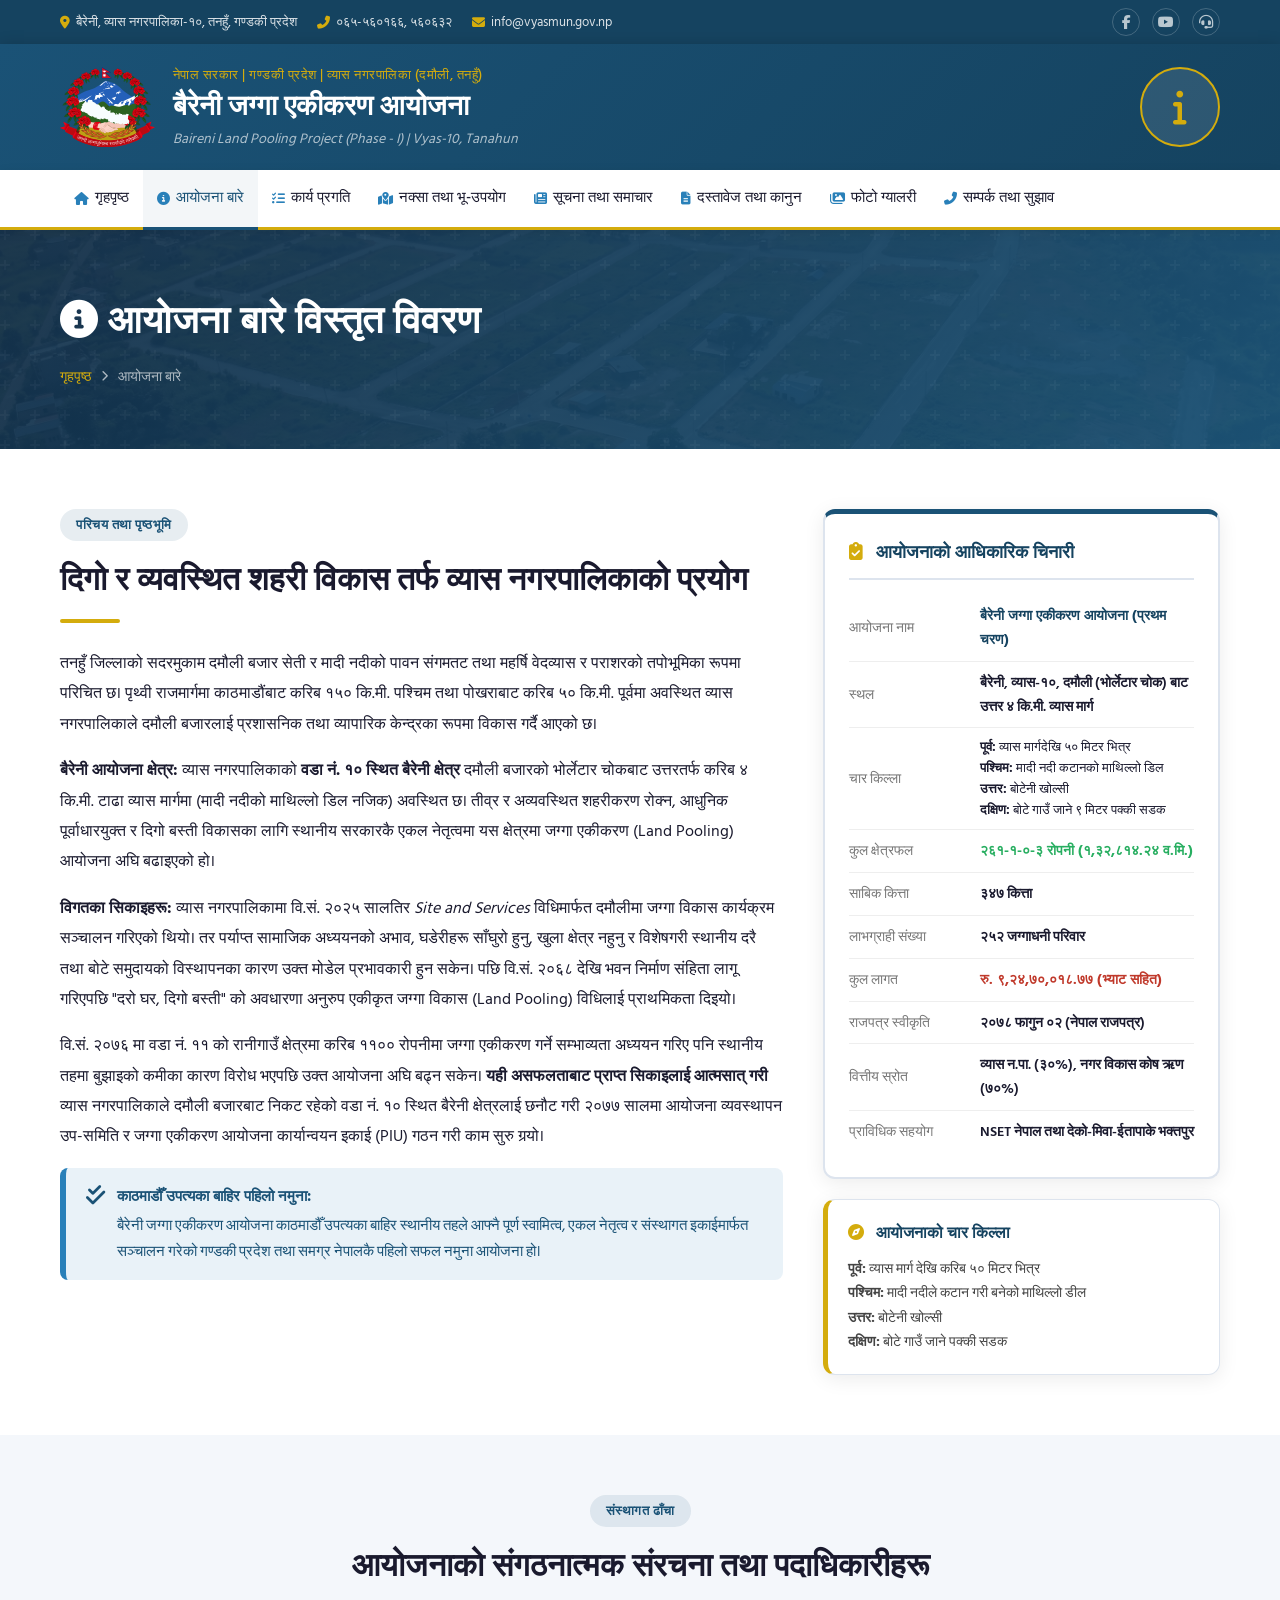
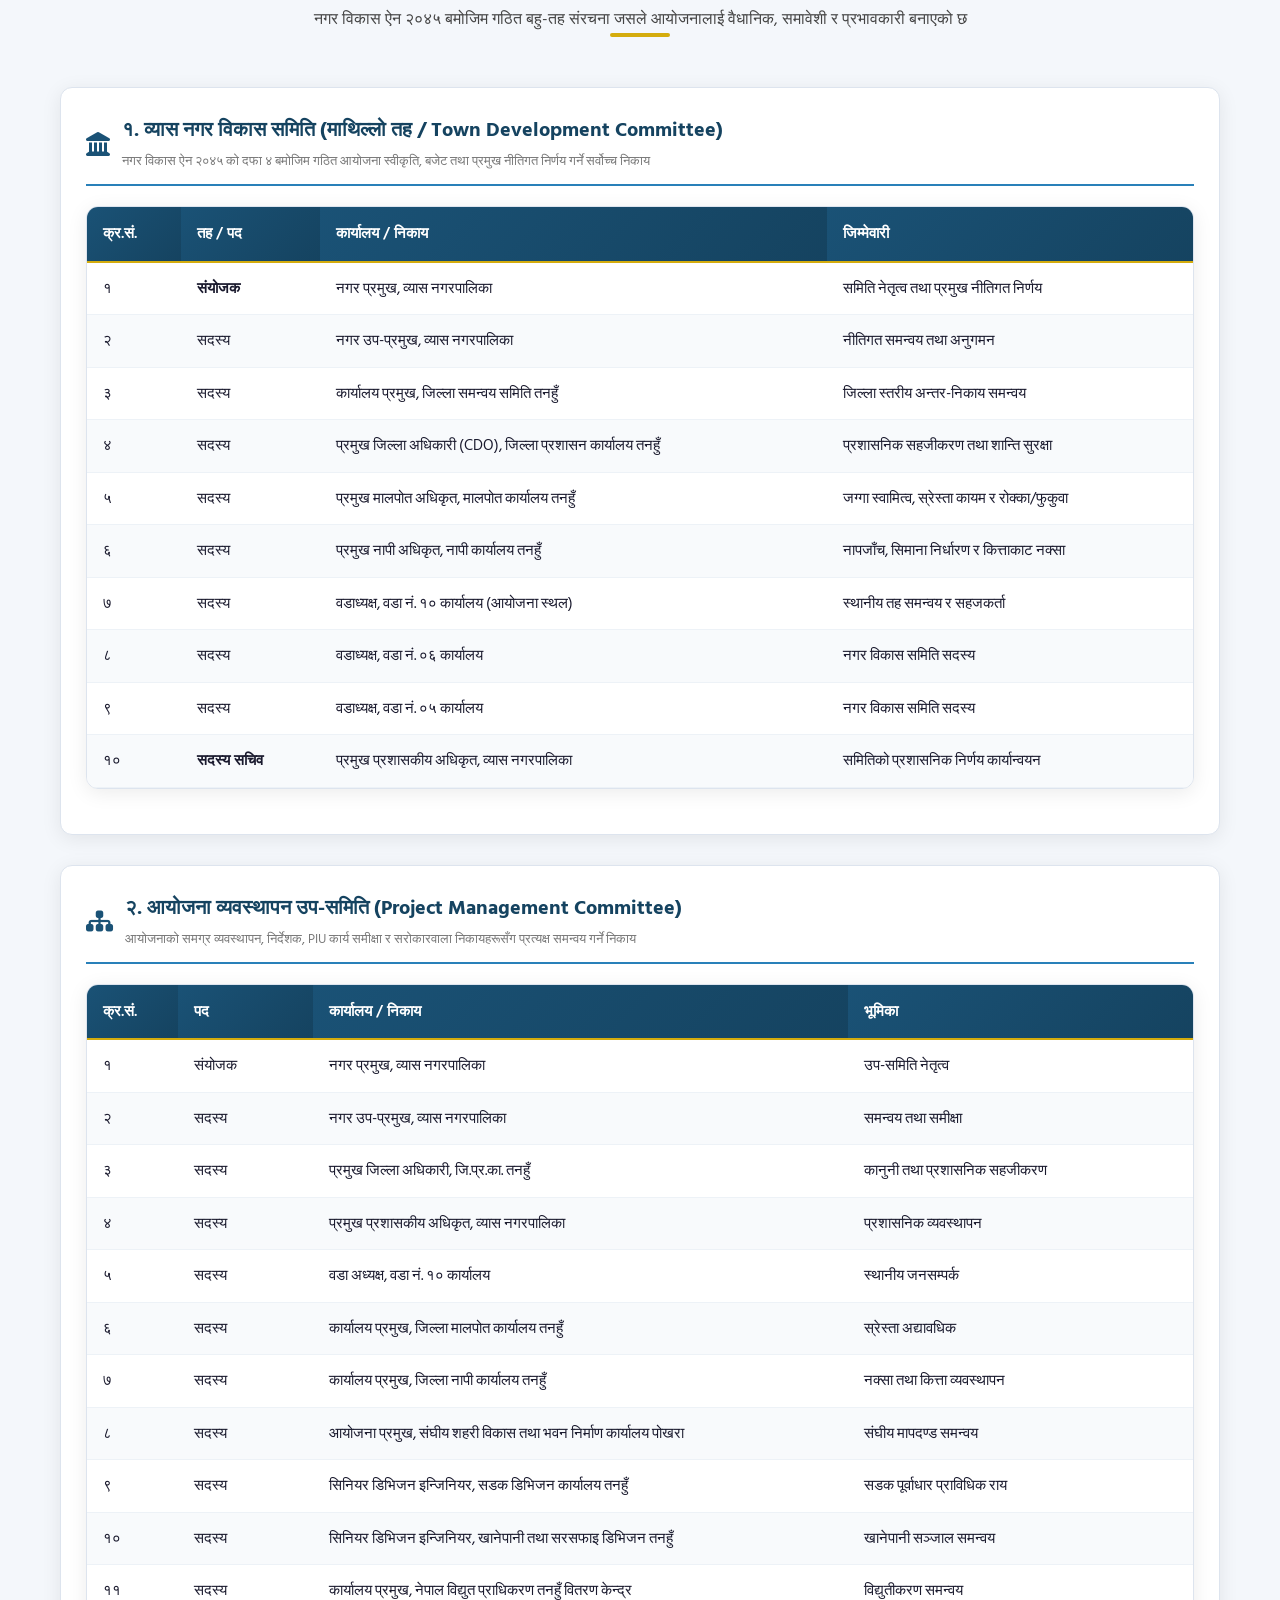
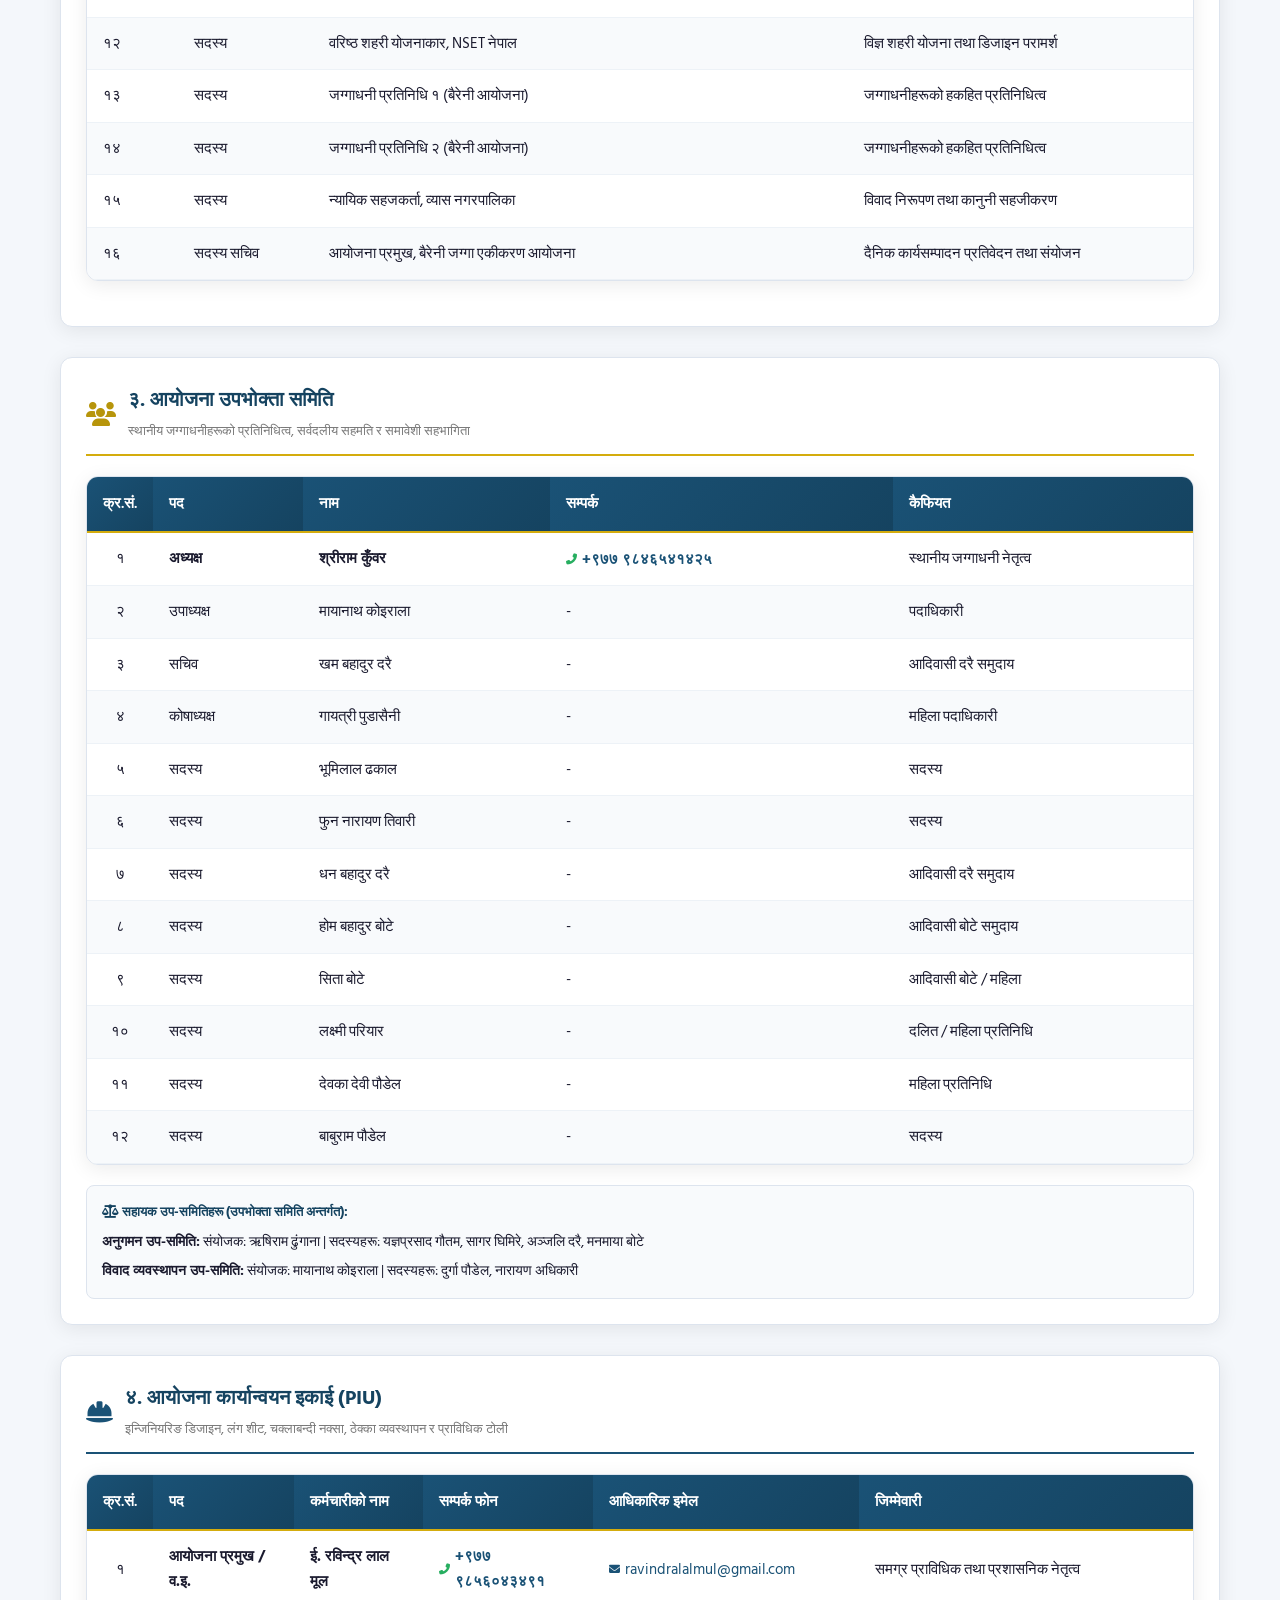
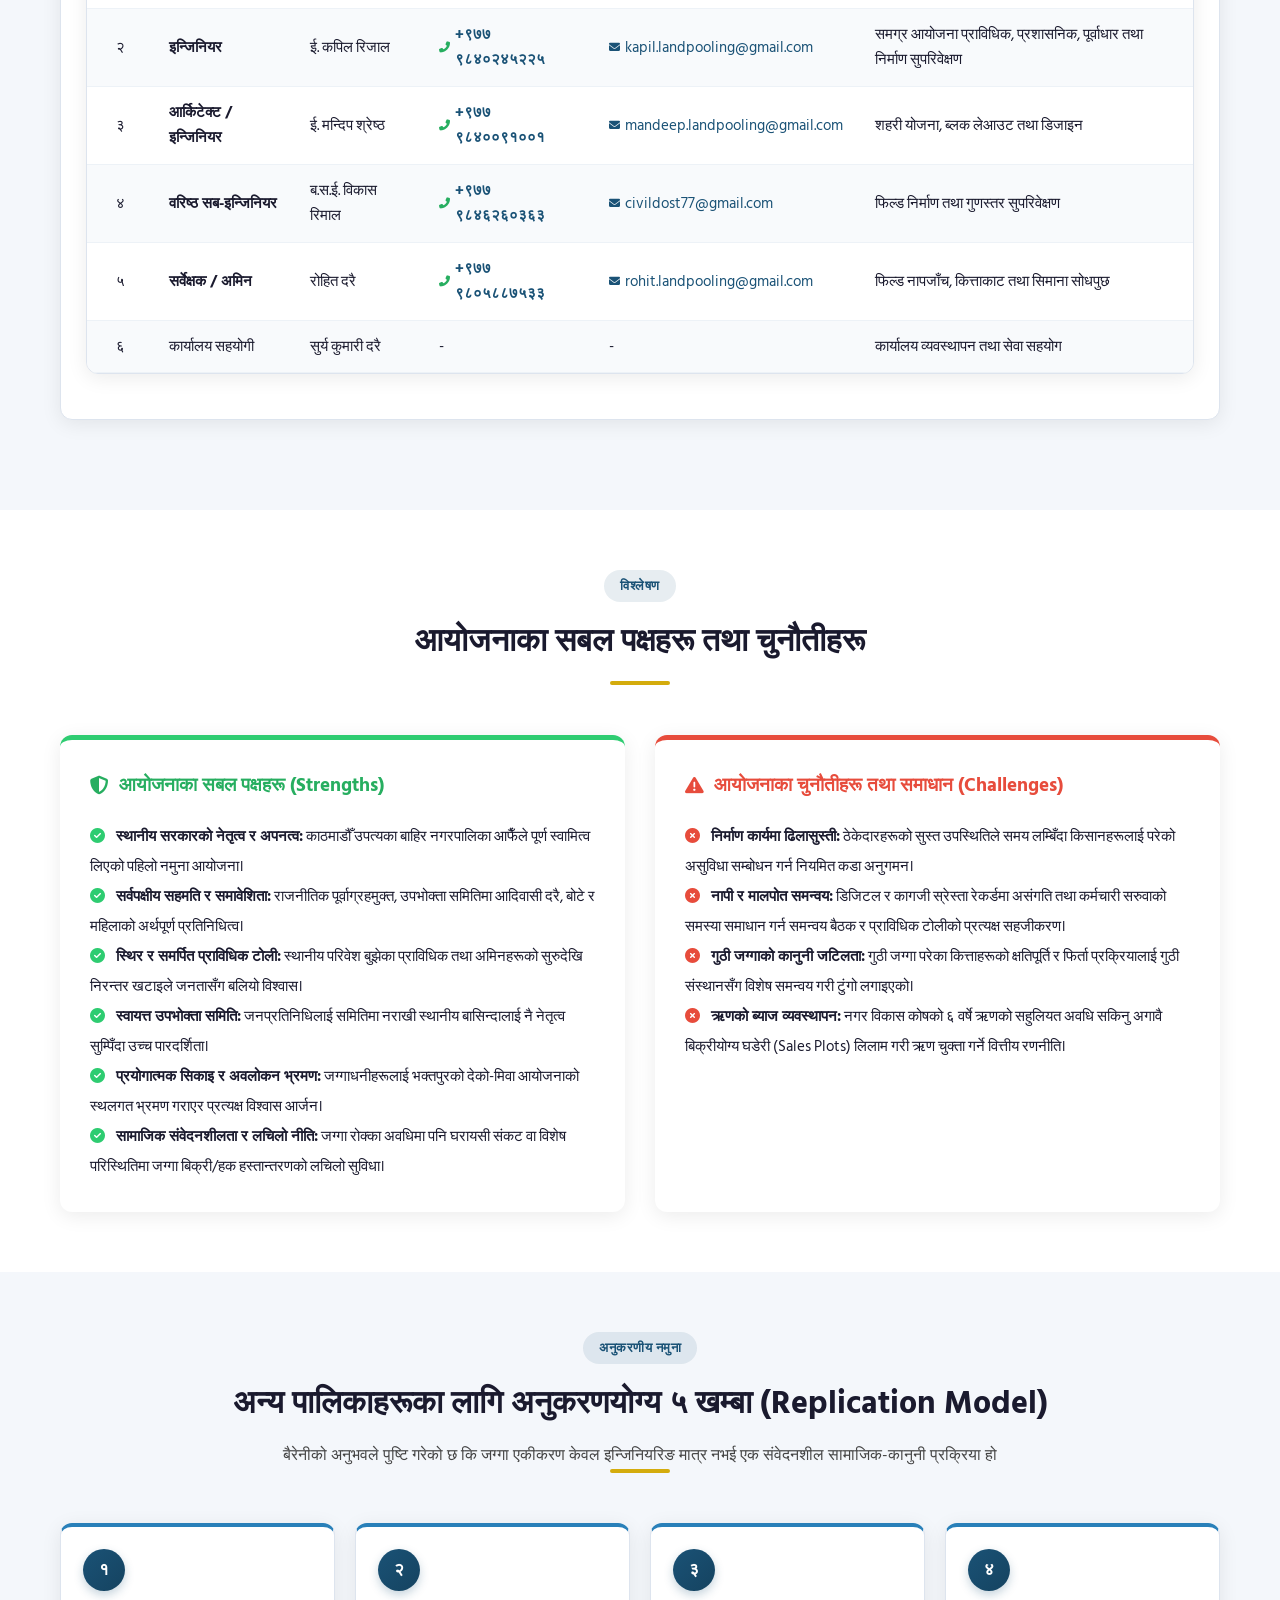
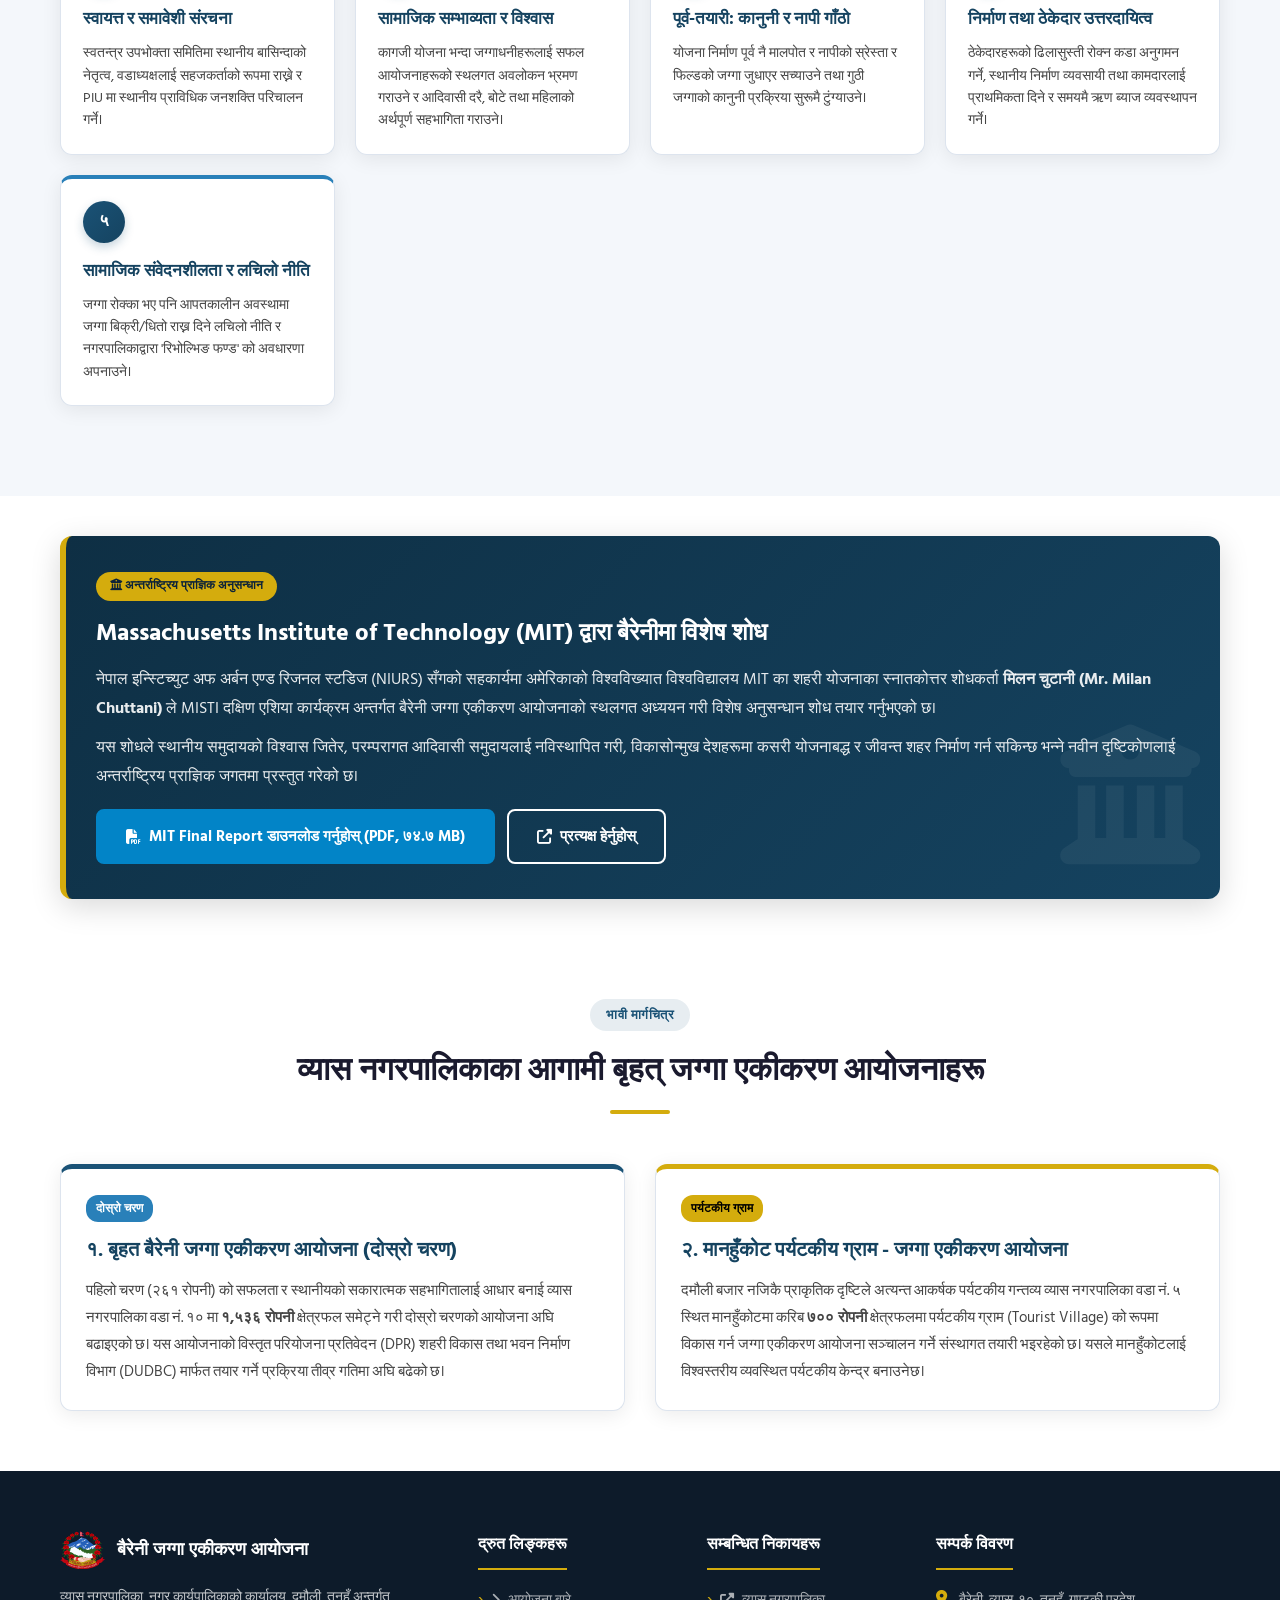
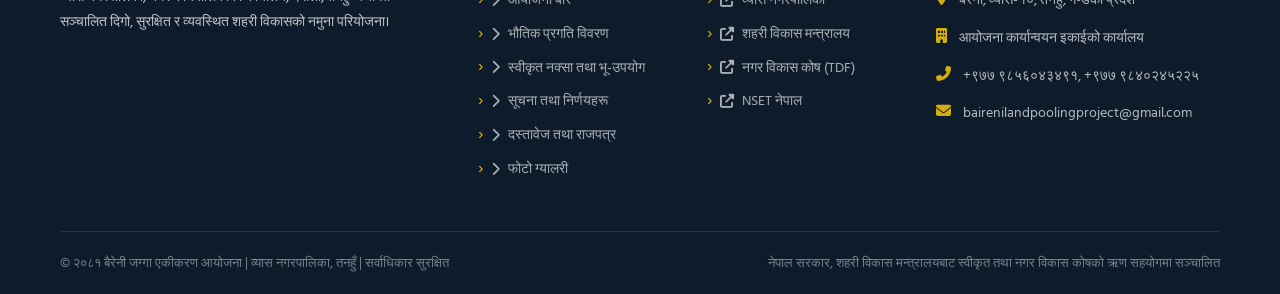
<file: about.html>
<!DOCTYPE html>
<html lang="ne">

<head>
    <meta charset="UTF-8">
    <meta name="viewport" content="width=device-width, initial-scale=1.0">
    <title>आयोजना बारे | बैरेनी जग्गा एकीकरण आयोजना - व्यास नगरपालिका, तनहुँ</title>
    <meta name="description"
        content="बैरेनी जग्गा एकीकरण आयोजनाको ऐतिहासिक पृष्ठभूमि, संगठनात्मक संरचना, कानुनी आधार, सबल पक्ष, चुनौती तथा भावी योजनाहरू।">
    <link rel="stylesheet" href="css/style.css">
    <link rel="stylesheet" href="https://cdnjs.cloudflare.com/ajax/libs/font-awesome/6.5.0/css/all.min.css">
    <link href="https://fonts.googleapis.com/css2?family=Hind+Siliguri:wght@300;400;500;600;700&display=swap"
        rel="stylesheet">
</head>

<body>

    <!-- Top Bar -->
    <div class="top-bar">
        <div class="container">
            <div class="top-bar-left">
                <span><i class="fas fa-map-marker-alt"></i> बैरेनी, व्यास नगरपालिका-१०, तनहुँ, गण्डकी प्रदेश</span>
                <span><i class="fas fa-phone-alt"></i> ०६५-५६०१६६, ५६०६३२</span>
                <span><i class="fas fa-envelope"></i> info@vyasmun.gov.np</span>
            </div>
            <div class="top-bar-right">
                <a href="https://facebook.com" target="_blank"><i class="fab fa-facebook-f"></i></a>
                <a href="https://youtube.com" target="_blank"><i class="fab fa-youtube"></i></a>
                <a href="contact.html"><i class="fas fa-headset"></i></a>
            </div>
        </div>
    </div>

    <!-- Header -->
    <header class="main-header">
        <div class="container">
            <div class="header-content">
                <div class="logo-section">
                    <img src="images/nepal-emblem.svg" alt="नेपाल सरकार निशान छाप" class="gov-logo">
                    <div class="title-section">
                        <p class="gov-title">नेपाल सरकार | गण्डकी प्रदेश | व्यास नगरपालिका (दमौली, तनहुँ)</p>
                        <h1 class="site-title">बैरेनी जग्गा एकीकरण आयोजना</h1>
                        <p class="site-subtitle">Baireni Land Pooling Project (Phase - I) | Vyas-10, Tanahun</p>
                    </div>
                </div>
                <div class="header-emblem">
                    <div class="emblem-circle">
                        <i class="fas fa-info"></i>
                    </div>
                </div>
            </div>
        </div>
    </header>

    <!-- Navigation -->
    <nav class="main-nav">
        <div class="container">
            <button class="nav-toggle" id="navToggle"><i class="fas fa-bars"></i></button>
            <ul class="nav-menu" id="navMenu">
                <li><a href="index.html"><i class="fas fa-home"></i> गृहपृष्ठ</a></li>
                <li class="active"><a href="about.html"><i class="fas fa-info-circle"></i> आयोजना बारे</a></li>
                <li><a href="progress.html"><i class="fas fa-tasks"></i> कार्य प्रगति</a></li>
                <li><a href="map.html"><i class="fas fa-map-marked-alt"></i> नक्सा तथा भू-उपयोग</a></li>
                <li><a href="news.html"><i class="fas fa-newspaper"></i> सूचना तथा समाचार</a></li>
                <li><a href="documents.html"><i class="fas fa-file-alt"></i> दस्तावेज तथा कानुन</a></li>
                <li><a href="gallery.html"><i class="fas fa-images"></i> फोटो ग्यालरी</a></li>
                <li><a href="contact.html"><i class="fas fa-phone-alt"></i> सम्पर्क तथा सुझाव</a></li>
            </ul>
        </div>
    </nav>

    <!-- Page Hero -->
    <section class="page-hero"
        style="background: linear-gradient(135deg, rgba(13,43,69,0.9), rgba(26,82,118,0.95)), url('images/baireni_aerial.jpg') center/cover;">
        <div class="container">
            <div class="page-hero-content">
                <h1><i class="fas fa-info-circle"></i> आयोजना बारे विस्तृत विवरण</h1>
                <div class="breadcrumb">
                    <a href="index.html">गृहपृष्ठ</a>
                    <i class="fas fa-chevron-right"></i>
                    <span>आयोजना बारे</span>
                </div>
            </div>
        </div>
    </section>

    <!-- Main Content Grid -->
    <section class="content-section" style="padding: 60px 0;">
        <div class="container">
            <div class="about-intro-grid"
                style="display:grid; grid-template-columns: 2fr 1.1fr; gap: 40px; align-items: start;">
                <div>
                    <div class="section-header" style="text-align:left; margin-bottom: 25px;">
                        <span class="section-tag">परिचय तथा पृष्ठभूमि</span>
                        <h2>दिगो र व्यवस्थित शहरी विकास तर्फ व्यास नगरपालिकाको प्रयोग</h2>
                        <div class="section-divider" style="margin: 12px 0;"></div>
                    </div>
                    <p style="font-size: 16px; line-height: 1.9; color: var(--text-dark); margin-bottom: 16px;">
                        तनहुँ जिल्लाको सदरमुकाम दमौली बजार सेती र मादी नदीको पावन संगमतट तथा महर्षि वेदव्यास र पराशरको
                        तपोभूमिका रूपमा परिचित छ। पृथ्वी राजमार्गमा काठमाडौंबाट करिब १५० कि.मी. पश्चिम तथा पोखराबाट करिब
                        ५० कि.मी. पूर्वमा अवस्थित व्यास नगरपालिकाले दमौली बजारलाई प्रशासनिक तथा व्यापारिक केन्द्रका
                        रूपमा विकास गर्दै आएको छ।
                    </p>
                    <p style="font-size: 16px; line-height: 1.9; color: var(--text-dark); margin-bottom: 16px;">
                        <strong>बैरेनी आयोजना क्षेत्र:</strong> व्यास नगरपालिकाको <strong>वडा नं. १० स्थित बैरेनी
                            क्षेत्र</strong> दमौली बजारको भोर्लेटार चोकबाट उत्तरतर्फ करिब ४ कि.मी. टाढा व्यास मार्गमा
                        (मादी नदीको माथिल्लो डिल नजिक) अवस्थित छ। तीव्र र अव्यवस्थित शहरीकरण रोक्न, आधुनिक
                        पूर्वाधारयुक्त र दिगो बस्ती विकासका लागि स्थानीय सरकारकै एकल नेतृत्वमा यस क्षेत्रमा जग्गा एकीकरण
                        (Land Pooling) आयोजना अघि बढाइएको हो।
                    </p>
                    <p style="font-size: 16px; line-height: 1.9; color: var(--text-dark); margin-bottom: 16px;">
                        <strong>विगतका सिकाइहरू:</strong> व्यास नगरपालिकामा वि.सं. २०२५ सालतिर <em>Site and
                            Services</em> विधिमार्फत दमौलीमा जग्गा विकास कार्यक्रम सञ्चालन गरिएको थियो। तर पर्याप्त
                        सामाजिक अध्ययनको अभाव, घडेरीहरू साँघुरो हुनु, खुला क्षेत्र नहुनु र विशेषगरी स्थानीय दरै तथा बोटे
                        समुदायको विस्थापनका कारण उक्त मोडेल प्रभावकारी हुन सकेन। पछि वि.सं. २०६८ देखि भवन निर्माण संहिता
                        लागू गरिएपछि "दरो घर, दिगो बस्ती" को अवधारणा अनुरुप एकीकृत जग्गा विकास (Land Pooling) विधिलाई
                        प्राथमिकता दिइयो।
                    </p>
                    <p style="font-size: 16px; line-height: 1.9; color: var(--text-dark); margin-bottom: 16px;">
                        वि.सं. २०७६ मा वडा नं. ११ को रानीगाउँ क्षेत्रमा करिब ११०० रोपनीमा जग्गा एकीकरण गर्ने सम्भाव्यता
                        अध्ययन गरिए पनि स्थानीय तहमा बुझाइको कमीका कारण विरोध भएपछि उक्त आयोजना अघि बढ्न सकेन।
                        <strong>यही असफलताबाट प्राप्त सिकाइलाई आत्मसात् गरी</strong> व्यास नगरपालिकाले दमौली बजारबाट
                        निकट रहेको वडा नं. १० स्थित बैरेनी क्षेत्रलाई छनौट गरी २०७७ सालमा आयोजना व्यवस्थापन उप-समिति र
                        जग्गा एकीकरण आयोजना कार्यान्वयन इकाई (PIU) गठन गरी काम सुरु गर्‍यो।
                    </p>

                    <div class="alert alert-info" style="border-left-width: 6px;">
                        <i class="fas fa-check-double" style="font-size: 22px;"></i>
                        <div>
                            <strong>काठमाडौँ उपत्यका बाहिर पहिलो नमुना:</strong>
                            <p style="margin: 4px 0 0 0;">बैरेनी जग्गा एकीकरण आयोजना काठमाडौँ उपत्यका बाहिर स्थानीय तहले
                                आफ्नै पूर्ण स्वामित्व, एकल नेतृत्व र संस्थागत इकाईमार्फत सञ्चालन गरेको गण्डकी प्रदेश तथा
                                समग्र नेपालकै पहिलो सफल नमुना आयोजना हो।</p>
                        </div>
                    </div>
                </div>

                <!-- Right Quick Facts Box -->
                <div>
                    <div class="card"
                        style="border: 2px solid var(--border); border-top: 5px solid var(--primary); box-shadow: var(--shadow);">
                        <div class="card-body" style="padding: 24px;">
                            <h3
                                style="color:var(--primary-dark); font-size:18px; margin-bottom:15px; border-bottom:2px solid var(--border); padding-bottom:10px;">
                                <i class="fas fa-clipboard-check" style="color:var(--secondary); margin-right:8px;"></i>
                                आयोजनाको आधिकारिक चिनारी
                            </h3>
                            <table style="width:100%; border-collapse:collapse; font-size:14px;">
                                <tr style="border-bottom:1px solid #eee;">
                                    <td style="padding:9px 0; color:var(--text-light); width:38%;">आयोजना नाम</td>
                                    <td style="padding:9px 0; font-weight:700; color:var(--primary-dark);">बैरेनी जग्गा
                                        एकीकरण आयोजना (प्रथम चरण)</td>
                                </tr>
                                <tr style="border-bottom:1px solid #eee;">
                                    <td style="padding:9px 0; color:var(--text-light);">स्थल</td>
                                    <td style="padding:9px 0; font-weight:600;">बैरेनी, व्यास-१०, दमौली (भोर्लेटार चोक)
                                        बाट उत्तर ४ कि.मी. व्यास मार्ग</td>
                                </tr>
                                <tr style="border-bottom:1px solid #eee;">
                                    <td style="padding:9px 0; color:var(--text-light);">चार किल्ला</td>
                                    <td style="padding:9px 0; font-size:13px; line-height:1.6;">
                                        <strong>पूर्व:</strong> व्यास मार्गदेखि ५० मिटर भित्र<br>
                                        <strong>पश्चिम:</strong> मादी नदी कटानको माथिल्लो डिल<br>
                                        <strong>उत्तर:</strong> बोटेनी खोल्सी<br>
                                        <strong>दक्षिण:</strong> बोटे गाउँ जाने ९ मिटर पक्की सडक
                                    </td>
                                </tr>
                                <tr style="border-bottom:1px solid #eee;">
                                    <td style="padding:9px 0; color:var(--text-light);">कुल क्षेत्रफल</td>
                                    <td style="padding:9px 0; font-weight:700; color:#27ae60;">२६१-१-०-३ रोपनी
                                        (१,३२,८१४.२४ व.मि.)</td>
                                </tr>
                                <tr style="border-bottom:1px solid #eee;">
                                    <td style="padding:9px 0; color:var(--text-light);">साबिक कित्ता</td>
                                    <td style="padding:9px 0; font-weight:600;">३४७ कित्ता</td>
                                </tr>
                                <tr style="border-bottom:1px solid #eee;">
                                    <td style="padding:9px 0; color:var(--text-light);">लाभग्राही संख्या</td>
                                    <td style="padding:9px 0; font-weight:600;">२५२ जग्गाधनी परिवार</td>
                                </tr>
                                <tr style="border-bottom:1px solid #eee;">
                                    <td style="padding:9px 0; color:var(--text-light);">कुल लागत</td>
                                    <td style="padding:9px 0; font-weight:700; color:#c0392b;">रु. ९,२४,७०,०१८.७७ (भ्याट
                                        सहित)</td>
                                </tr>
                                <tr style="border-bottom:1px solid #eee;">
                                    <td style="padding:9px 0; color:var(--text-light);">राजपत्र स्वीकृति</td>
                                    <td style="padding:9px 0; font-weight:600;">२०७८ फागुन ०२ (नेपाल राजपत्र)</td>
                                </tr>
                                <tr style="border-bottom:1px solid #eee;">
                                    <td style="padding:9px 0; color:var(--text-light);">वित्तीय स्रोत</td>
                                    <td style="padding:9px 0; font-weight:600;">व्यास न.पा. (३०%), नगर विकास कोष ऋण
                                        (७०%)</td>
                                </tr>
                                <tr>
                                    <td style="padding:9px 0; color:var(--text-light);">प्राविधिक सहयोग</td>
                                    <td style="padding:9px 0; font-weight:600;">NSET नेपाल तथा देको-मिवा-ईतापाके भक्तपुर
                                    </td>
                                </tr>
                            </table>
                        </div>
                    </div>

                    <!-- Boundaries Box -->
                    <div class="card"
                        style="margin-top:20px; border-left: 5px solid var(--secondary); box-shadow: var(--shadow);">
                        <div class="card-body" style="padding: 20px;">
                            <h4 style="color:var(--primary-dark); font-size:16px; margin-bottom:10px;">
                                <i class="fas fa-compass" style="color:var(--secondary); margin-right:8px;"></i>
                                आयोजनाको चार किल्ला
                            </h4>
                            <ul style="font-size:13.5px; color:var(--text-medium); line-height:1.8;">
                                <li><strong>पूर्व:</strong> व्यास मार्ग देखि करिब ५० मिटर भित्र</li>
                                <li><strong>पश्चिम:</strong> मादी नदीले कटान गरी बनेको माथिल्लो डील</li>
                                <li><strong>उत्तर:</strong> बोटेनी खोल्सी</li>
                                <li><strong>दक्षिण:</strong> बोटे गाउँ जाने पक्की सडक</li>
                            </ul>
                        </div>
                    </div>
                </div>
            </div>
        </div>
    </section>

    <!-- Governance Structure (Organogram) -->
    <section class="section" id="governance" style="background: var(--bg-light); padding: 60px 0;">
        <div class="container">
            <div class="section-header">
                <span class="section-tag">संस्थागत ढाँचा</span>
                <h2>आयोजनाको संगठनात्मक संरचना तथा पदाधिकारीहरू</h2>
                <p style="color: var(--text-medium); max-width: 800px; margin: 0 auto;">नगर विकास ऐन २०४५ बमोजिम गठित
                    बहु-तह संरचना जसले आयोजनालाई वैधानिक, समावेशी र प्रभावकारी बनाएको छ</p>
                <div class="section-divider"></div>
            </div>

            <!-- 1. Town Development Committee -->
            <div
                style="background:#fff; border-radius:var(--radius); padding:25px; margin-bottom:30px; box-shadow:var(--shadow); border:1px solid var(--border);">
                <div
                    style="display:flex; align-items:center; gap:12px; margin-bottom:15px; border-bottom:2px solid var(--primary-light); padding-bottom:10px;">
                    <i class="fas fa-landmark" style="font-size:24px; color:var(--primary);"></i>
                    <div>
                        <h3 style="margin:0; font-size:20px; color:var(--primary-dark);">१. व्यास नगर विकास समिति
                            (माथिल्लो तह / Town Development Committee)</h3>
                        <small style="color:var(--text-light);">नगर विकास ऐन २०४५ को दफा ४ बमोजिम गठित आयोजना स्वीकृति,
                            बजेट तथा प्रमुख नीतिगत निर्णय गर्ने सर्वोच्च निकाय</small>
                    </div>
                </div>
                <div class="table-responsive">
                    <table class="gov-table">
                        <thead>
                            <tr>
                                <th>क्र.सं.</th>
                                <th>तह / पद</th>
                                <th>कार्यालय / निकाय</th>
                                <th>जिम्मेवारी</th>
                            </tr>
                        </thead>
                        <tbody>
                            <tr>
                                <td>१</td>
                                <td><strong>संयोजक</strong></td>
                                <td>नगर प्रमुख, व्यास नगरपालिका</td>
                                <td>समिति नेतृत्व तथा प्रमुख नीतिगत निर्णय</td>
                            </tr>
                            <tr>
                                <td>२</td>
                                <td>सदस्य</td>
                                <td>नगर उप-प्रमुख, व्यास नगरपालिका</td>
                                <td>नीतिगत समन्वय तथा अनुगमन</td>
                            </tr>
                            <tr>
                                <td>३</td>
                                <td>सदस्य</td>
                                <td>कार्यालय प्रमुख, जिल्ला समन्वय समिति तनहुँ</td>
                                <td>जिल्ला स्तरीय अन्तर-निकाय समन्वय</td>
                            </tr>
                            <tr>
                                <td>४</td>
                                <td>सदस्य</td>
                                <td>प्रमुख जिल्ला अधिकारी (CDO), जिल्ला प्रशासन कार्यालय तनहुँ</td>
                                <td>प्रशासनिक सहजीकरण तथा शान्ति सुरक्षा</td>
                            </tr>
                            <tr>
                                <td>५</td>
                                <td>सदस्य</td>
                                <td>प्रमुख मालपोत अधिकृत, मालपोत कार्यालय तनहुँ</td>
                                <td>जग्गा स्वामित्व, स्रेस्ता कायम र रोक्का/फुकुवा</td>
                            </tr>
                            <tr>
                                <td>६</td>
                                <td>सदस्य</td>
                                <td>प्रमुख नापी अधिकृत, नापी कार्यालय तनहुँ</td>
                                <td>नापजाँच, सिमाना निर्धारण र कित्ताकाट नक्सा</td>
                            </tr>
                            <tr>
                                <td>७</td>
                                <td>सदस्य</td>
                                <td>वडाध्यक्ष, वडा नं. १० कार्यालय (आयोजना स्थल)</td>
                                <td>स्थानीय तह समन्वय र सहजकर्ता</td>
                            </tr>
                            <tr>
                                <td>८</td>
                                <td>सदस्य</td>
                                <td>वडाध्यक्ष, वडा नं. ०६ कार्यालय</td>
                                <td>नगर विकास समिति सदस्य</td>
                            </tr>
                            <tr>
                                <td>९</td>
                                <td>सदस्य</td>
                                <td>वडाध्यक्ष, वडा नं. ०५ कार्यालय</td>
                                <td>नगर विकास समिति सदस्य</td>
                            </tr>
                            <tr>
                                <td>१०</td>
                                <td><strong>सदस्य सचिव</strong></td>
                                <td>प्रमुख प्रशासकीय अधिकृत, व्यास नगरपालिका</td>
                                <td>समितिको प्रशासनिक निर्णय कार्यान्वयन</td>
                            </tr>
                        </tbody>
                    </table>
                </div>
            </div>

            <!-- 2. Project Management Sub-Committee -->
            <div
                style="background:#fff; border-radius:var(--radius); padding:25px; margin-bottom:30px; box-shadow:var(--shadow); border:1px solid var(--border);">
                <div
                    style="display:flex; align-items:center; gap:12px; margin-bottom:15px; border-bottom:2px solid var(--primary-light); padding-bottom:10px;">
                    <i class="fas fa-sitemap" style="font-size:24px; color:var(--primary);"></i>
                    <div>
                        <h3 style="margin:0; font-size:20px; color:var(--primary-dark);">२. आयोजना व्यवस्थापन उप-समिति
                            (Project Management Committee)</h3>
                        <small style="color:var(--text-light);">आयोजनाको समग्र व्यवस्थापन, निर्देशक, PIU कार्य समीक्षा र
                            सरोकारवाला निकायहरूसँग प्रत्यक्ष समन्वय गर्ने निकाय</small>
                    </div>
                </div>
                <div class="table-responsive">
                    <table class="gov-table">
                        <thead>
                            <tr>
                                <th>क्र.सं.</th>
                                <th>पद</th>
                                <th>कार्यालय / निकाय</th>
                                <th>भूमिका</th>
                            </tr>
                        </thead>
                        <tbody>
                            <tr>
                                <td>१</td>
                                <td>संयोजक</td>
                                <td>नगर प्रमुख, व्यास नगरपालिका</td>
                                <td>उप-समिति नेतृत्व</td>
                            </tr>
                            <tr>
                                <td>२</td>
                                <td>सदस्य</td>
                                <td>नगर उप-प्रमुख, व्यास नगरपालिका</td>
                                <td>समन्वय तथा समीक्षा</td>
                            </tr>
                            <tr>
                                <td>३</td>
                                <td>सदस्य</td>
                                <td>प्रमुख जिल्ला अधिकारी, जि.प्र.का. तनहुँ</td>
                                <td>कानुनी तथा प्रशासनिक सहजीकरण</td>
                            </tr>
                            <tr>
                                <td>४</td>
                                <td>सदस्य</td>
                                <td>प्रमुख प्रशासकीय अधिकृत, व्यास नगरपालिका</td>
                                <td>प्रशासनिक व्यवस्थापन</td>
                            </tr>
                            <tr>
                                <td>५</td>
                                <td>सदस्य</td>
                                <td>वडा अध्यक्ष, वडा नं. १० कार्यालय</td>
                                <td>स्थानीय जनसम्पर्क</td>
                            </tr>
                            <tr>
                                <td>६</td>
                                <td>सदस्य</td>
                                <td>कार्यालय प्रमुख, जिल्ला मालपोत कार्यालय तनहुँ</td>
                                <td>स्रेस्ता अद्यावधिक</td>
                            </tr>
                            <tr>
                                <td>७</td>
                                <td>सदस्य</td>
                                <td>कार्यालय प्रमुख, जिल्ला नापी कार्यालय तनहुँ</td>
                                <td>नक्सा तथा कित्ता व्यवस्थापन</td>
                            </tr>
                            <tr>
                                <td>८</td>
                                <td>सदस्य</td>
                                <td>आयोजना प्रमुख, संघीय शहरी विकास तथा भवन निर्माण कार्यालय पोखरा</td>
                                <td>संघीय मापदण्ड समन्वय</td>
                            </tr>
                            <tr>
                                <td>९</td>
                                <td>सदस्य</td>
                                <td>सिनियर डिभिजन इन्जिनियर, सडक डिभिजन कार्यालय तनहुँ</td>
                                <td>सडक पूर्वाधार प्राविधिक राय</td>
                            </tr>
                            <tr>
                                <td>१०</td>
                                <td>सदस्य</td>
                                <td>सिनियर डिभिजन इन्जिनियर, खानेपानी तथा सरसफाइ डिभिजन तनहुँ</td>
                                <td>खानेपानी सञ्जाल समन्वय</td>
                            </tr>
                            <tr>
                                <td>११</td>
                                <td>सदस्य</td>
                                <td>कार्यालय प्रमुख, नेपाल विद्युत प्राधिकरण तनहुँ वितरण केन्द्र</td>
                                <td>विद्युतीकरण समन्वय</td>
                            </tr>
                            <tr>
                                <td>१२</td>
                                <td>सदस्य</td>
                                <td>वरिष्ठ शहरी योजनाकार, NSET नेपाल</td>
                                <td>विज्ञ शहरी योजना तथा डिजाइन परामर्श</td>
                            </tr>
                            <tr>
                                <td>१३</td>
                                <td>सदस्य</td>
                                <td>जग्गाधनी प्रतिनिधि १ (बैरेनी आयोजना)</td>
                                <td>जग्गाधनीहरूको हकहित प्रतिनिधित्व</td>
                            </tr>
                            <tr>
                                <td>१४</td>
                                <td>सदस्य</td>
                                <td>जग्गाधनी प्रतिनिधि २ (बैरेनी आयोजना)</td>
                                <td>जग्गाधनीहरूको हकहित प्रतिनिधित्व</td>
                            </tr>
                            <tr>
                                <td>१५</td>
                                <td>सदस्य</td>
                                <td>न्यायिक सहजकर्ता, व्यास नगरपालिका</td>
                                <td>विवाद निरूपण तथा कानुनी सहजीकरण</td>
                            </tr>
                            <tr>
                                <td>१६</td>
                                <td>सदस्य सचिव</td>
                                <td>आयोजना प्रमुख, बैरेनी जग्गा एकीकरण आयोजना</td>
                                <td>दैनिक कार्यसम्पादन प्रतिवेदन तथा संयोजन</td>
                            </tr>
                        </tbody>
                    </table>
                </div>
            </div>

            <!-- 3. Users Committee (Full width) -->
            <div
                style="background:#fff; border-radius:var(--radius); padding:25px; margin-bottom:30px; box-shadow:var(--shadow); border:1px solid var(--border);">
                <div
                    style="display:flex; align-items:center; gap:12px; margin-bottom:15px; border-bottom:2px solid var(--secondary); padding-bottom:10px;">
                    <i class="fas fa-users" style="font-size:24px; color:var(--secondary-dark);"></i>
                    <div>
                        <h3 style="margin:0; font-size:20px; color:var(--primary-dark);">३. आयोजना उपभोक्ता समिति</h3>
                        <small style="color:var(--text-light);">स्थानीय जग्गाधनीहरूको प्रतिनिधित्व, सर्वदलीय सहमति र
                            समावेशी सहभागिता</small>
                    </div>
                </div>
                <div class="table-responsive">
                    <table class="gov-table">
                        <thead>
                            <tr>
                                <th style="width:60px; text-align:center;">क्र.सं.</th>
                                <th>पद</th>
                                <th>नाम</th>
                                <th>सम्पर्क</th>
                                <th>कैफियत</th>
                            </tr>
                        </thead>
                        <tbody>
                            <tr>
                                <td style="text-align:center;">१</td>
                                <td><strong>अध्यक्ष</strong></td>
                                <td><strong>श्रीराम कुँवर</strong></td>
                                <td>
                                    <a href="tel:+9779846541425"
                                        style="color:var(--primary); font-weight:700; text-decoration:none; display:inline-flex; align-items:center; gap:5px;">
                                        <i class="fas fa-phone-alt" style="color:#27ae60; font-size:11px;"></i> +९७७
                                        ९८४६५४१४२५
                                    </a>
                                </td>
                                <td>स्थानीय जग्गाधनी नेतृत्व</td>
                            </tr>
                            <tr>
                                <td style="text-align:center;">२</td>
                                <td>उपाध्यक्ष</td>
                                <td>मायानाथ कोइराला</td>
                                <td>-</td>
                                <td>पदाधिकारी</td>
                            </tr>
                            <tr>
                                <td style="text-align:center;">३</td>
                                <td>सचिव</td>
                                <td>खम बहादुर दरै</td>
                                <td>-</td>
                                <td>आदिवासी दरै समुदाय</td>
                            </tr>
                            <tr>
                                <td style="text-align:center;">४</td>
                                <td>कोषाध्यक्ष</td>
                                <td>गायत्री पुडासैनी</td>
                                <td>-</td>
                                <td>महिला पदाधिकारी</td>
                            </tr>
                            <tr>
                                <td style="text-align:center;">५</td>
                                <td>सदस्य</td>
                                <td>भूमिलाल ढकाल</td>
                                <td>-</td>
                                <td>सदस्य</td>
                            </tr>
                            <tr>
                                <td style="text-align:center;">६</td>
                                <td>सदस्य</td>
                                <td>फुन नारायण तिवारी</td>
                                <td>-</td>
                                <td>सदस्य</td>
                            </tr>
                            <tr>
                                <td style="text-align:center;">७</td>
                                <td>सदस्य</td>
                                <td>धन बहादुर दरै</td>
                                <td>-</td>
                                <td>आदिवासी दरै समुदाय</td>
                            </tr>
                            <tr>
                                <td style="text-align:center;">८</td>
                                <td>सदस्य</td>
                                <td>होम बहादुर बोटे</td>
                                <td>-</td>
                                <td>आदिवासी बोटे समुदाय</td>
                            </tr>
                            <tr>
                                <td style="text-align:center;">९</td>
                                <td>सदस्य</td>
                                <td>सिता बोटे</td>
                                <td>-</td>
                                <td>आदिवासी बोटे / महिला</td>
                            </tr>
                            <tr>
                                <td style="text-align:center;">१०</td>
                                <td>सदस्य</td>
                                <td>लक्ष्मी परियार</td>
                                <td>-</td>
                                <td>दलित / महिला प्रतिनिधि</td>
                            </tr>
                            <tr>
                                <td style="text-align:center;">११</td>
                                <td>सदस्य</td>
                                <td>देवका देवी पौडेल</td>
                                <td>-</td>
                                <td>महिला प्रतिनिधि</td>
                            </tr>
                            <tr>
                                <td style="text-align:center;">१२</td>
                                <td>सदस्य</td>
                                <td>बाबुराम पौडेल</td>
                                <td>-</td>
                                <td>सदस्य</td>
                            </tr>
                        </tbody>
                    </table>
                </div>

                <!-- Sub committees -->
                <div
                    style="margin-top:20px; padding:15px; background:#f8fafc; border-radius:8px; border:1px solid var(--border);">
                    <h5 style="color:var(--primary-dark); margin-bottom:8px;"><i class="fas fa-balance-scale"></i> सहायक
                        उप-समितिहरू (उपभोक्ता समिति अन्तर्गत):</h5>
                    <p style="font-size:13.5px; margin-bottom:6px;"><strong>अनुगमन उप-समिति:</strong> संयोजक: ऋषिराम
                        ढुंगाना | सदस्यहरू: यज्ञप्रसाद गौतम, सागर घिमिरे, अञ्जलि दरै, मनमाया बोटे</p>
                    <p style="font-size:13.5px; margin:0;"><strong>विवाद व्यवस्थापन उप-समिति:</strong> संयोजक: मायानाथ
                        कोइराला | सदस्यहरू: दुर्गा पौडेल, नारायण अधिकारी</p>
                </div>
            </div>

            <!-- 4. PIU Team (Full width) -->
            <div
                style="background:#fff; border-radius:var(--radius); padding:25px; margin-bottom:30px; box-shadow:var(--shadow); border:1px solid var(--border);">
                <div
                    style="display:flex; align-items:center; gap:12px; margin-bottom:15px; border-bottom:2px solid var(--primary); padding-bottom:10px;">
                    <i class="fas fa-hard-hat" style="font-size:24px; color:var(--primary);"></i>
                    <div>
                        <h3 style="margin:0; font-size:20px; color:var(--primary-dark);">४. आयोजना कार्यान्वयन इकाई
                            (PIU)</h3>
                        <small style="color:var(--text-light);">इन्जिनियरिङ डिजाइन, लंग शीट, चक्लाबन्दी नक्सा, ठेक्का
                            व्यवस्थापन र प्राविधिक टोली</small>
                    </div>
                </div>
                <div class="table-responsive">
                    <table class="gov-table">
                        <thead>
                            <tr>
                                <th style="width:60px; text-align:center;">क्र.सं.</th>
                                <th>पद</th>
                                <th>कर्मचारीको नाम</th>
                                <th>सम्पर्क फोन</th>
                                <th>आधिकारिक इमेल</th>
                                <th>जिम्मेवारी</th>
                            </tr>
                        </thead>
                        <tbody>
                            <tr>
                                <td style="text-align:center;">१</td>
                                <td><strong>आयोजना प्रमुख / व.इ.</strong></td>
                                <td><strong>ई. रविन्द्र लाल मूल</strong></td>
                                <td>
                                    <a href="tel:+9779856043491"
                                        style="color:var(--primary); font-weight:700; text-decoration:none; display:inline-flex; align-items:center; gap:5px;">
                                        <i class="fas fa-phone-alt" style="color:#27ae60; font-size:11px;"></i> +९७७
                                        ९८५६०४३४९१
                                    </a>
                                </td>
                                <td>
                                    <a href="mailto:ravindralalmul@gmail.com"
                                        style="color:var(--primary); text-decoration:none; display:inline-flex; align-items:center; gap:5px;">
                                        <i class="fas fa-envelope" style="color:var(--primary); font-size:11px;"></i>
                                        ravindralalmul@gmail.com
                                    </a>
                                </td>
                                <td>समग्र प्राविधिक तथा प्रशासनिक नेतृत्व</td>
                            </tr>
                            <tr>
                                <td style="text-align:center;">२</td>
                                <td><strong>इन्जिनियर</strong></td>
                                <td>ई. कपिल रिजाल</td>
                                <td>
                                    <a href="tel:+9779840245225"
                                        style="color:var(--primary); font-weight:700; text-decoration:none; display:inline-flex; align-items:center; gap:5px;">
                                        <i class="fas fa-phone-alt" style="color:#27ae60; font-size:11px;"></i> +९७७
                                        ९८४०२४५२२५
                                    </a>
                                </td>
                                <td>
                                    <a href="mailto:kapil.landpooling@gmail.com"
                                        style="color:var(--primary); text-decoration:none; display:inline-flex; align-items:center; gap:5px;">
                                        <i class="fas fa-envelope" style="color:var(--primary); font-size:11px;"></i>
                                        kapil.landpooling@gmail.com
                                    </a>
                                </td>
                                <td>समग्र आयोजना प्राविधिक, प्रशासनिक, पूर्वाधार तथा निर्माण सुपरिवेक्षण</td>
                            </tr>
                            <tr>
                                <td style="text-align:center;">३</td>
                                <td><strong>आर्किटेक्ट / इन्जिनियर</strong></td>
                                <td>ई. मन्दिप श्रेष्ठ</td>
                                <td>
                                    <a href="tel:+9779840091001"
                                        style="color:var(--primary); font-weight:700; text-decoration:none; display:inline-flex; align-items:center; gap:5px;">
                                        <i class="fas fa-phone-alt" style="color:#27ae60; font-size:11px;"></i> +९७७
                                        ९८४००९१००१
                                    </a>
                                </td>
                                <td>
                                    <a href="mailto:mandeep.landpooling@gmail.com"
                                        style="color:var(--primary); text-decoration:none; display:inline-flex; align-items:center; gap:5px;">
                                        <i class="fas fa-envelope" style="color:var(--primary); font-size:11px;"></i>
                                        mandeep.landpooling@gmail.com
                                    </a>
                                </td>
                                <td>शहरी योजना, ब्लक लेआउट तथा डिजाइन</td>
                            </tr>
                            <tr>
                                <td style="text-align:center;">४</td>
                                <td><strong>वरिष्ठ सब-इन्जिनियर</strong></td>
                                <td>ब.स.ई. विकास रिमाल</td>
                                <td>
                                    <a href="tel:+9779846260363"
                                        style="color:var(--primary); font-weight:700; text-decoration:none; display:inline-flex; align-items:center; gap:5px;">
                                        <i class="fas fa-phone-alt" style="color:#27ae60; font-size:11px;"></i> +९७७
                                        ९८४६२६०३६३
                                    </a>
                                </td>
                                <td>
                                    <a href="mailto:civildost77@gmail.com"
                                        style="color:var(--primary); text-decoration:none; display:inline-flex; align-items:center; gap:5px;">
                                        <i class="fas fa-envelope" style="color:var(--primary); font-size:11px;"></i>
                                        civildost77@gmail.com
                                    </a>
                                </td>
                                <td>फिल्ड निर्माण तथा गुणस्तर सुपरिवेक्षण</td>
                            </tr>
                            <tr>
                                <td style="text-align:center;">५</td>
                                <td><strong>सर्वेक्षक / अमिन</strong></td>
                                <td>रोहित दरै</td>
                                <td>
                                    <a href="tel:+9779805887533"
                                        style="color:var(--primary); font-weight:700; text-decoration:none; display:inline-flex; align-items:center; gap:5px;">
                                        <i class="fas fa-phone-alt" style="color:#27ae60; font-size:11px;"></i> +९७७
                                        ९८०५८८७५३३
                                    </a>
                                </td>
                                <td>
                                    <a href="mailto:rohit.landpooling@gmail.com"
                                        style="color:var(--primary); text-decoration:none; display:inline-flex; align-items:center; gap:5px;">
                                        <i class="fas fa-envelope" style="color:var(--primary); font-size:11px;"></i>
                                        rohit.landpooling@gmail.com
                                    </a>
                                </td>
                                <td>फिल्ड नापजाँच, कित्ताकाट तथा सिमाना सोधपुछ</td>
                            </tr>
                            <tr>
                                <td style="text-align:center;">६</td>
                                <td>कार्यालय सहयोगी</td>
                                <td>सुर्य कुमारी दरै</td>
                                <td>-</td>
                                <td>-</td>
                                <td>कार्यालय व्यवस्थापन तथा सेवा सहयोग</td>
                            </tr>
                        </tbody>
                    </table>
                </div>
            </div>
        </div>
    </section>

    <!-- Strengths and Challenges -->
    <section class="section" style="padding: 60px 0;">
        <div class="container">
            <div class="section-header">
                <span class="section-tag">विश्लेषण</span>
                <h2>आयोजनाका सबल पक्षहरू तथा चुनौतीहरू</h2>
                <div class="section-divider"></div>
            </div>

            <div style="display:grid; grid-template-columns: 1fr 1fr; gap: 30px;">
                <!-- Strengths -->
                <div
                    style="background:#fff; border-radius:var(--radius); padding:30px; box-shadow:var(--shadow); border-top:5px solid var(--success);">
                    <h3 style="color:#27ae60; margin-bottom:20px; display:flex; align-items:center; gap:10px;">
                        <i class="fas fa-shield-alt"></i> आयोजनाका सबल पक्षहरू (Strengths)
                    </h3>
                    <ul style="line-height:2; font-size:15px; color:var(--text-dark);">
                        <li><i class="fas fa-check-circle" style="color:var(--success); margin-right:8px;"></i>
                            <strong>स्थानीय सरकारको नेतृत्व र अपनत्व:</strong> काठमाडौँ उपत्यका बाहिर नगरपालिका आफैँले
                            पूर्ण स्वामित्व लिएको पहिलो नमुना आयोजना।
                        </li>
                        <li><i class="fas fa-check-circle" style="color:var(--success); margin-right:8px;"></i>
                            <strong>सर्वपक्षीय सहमति र समावेशिता:</strong> राजनीतिक पूर्वाग्रहमुक्त, उपभोक्ता समितिमा
                            आदिवासी दरै, बोटे र महिलाको अर्थपूर्ण प्रतिनिधित्व।
                        </li>
                        <li><i class="fas fa-check-circle" style="color:var(--success); margin-right:8px;"></i>
                            <strong>स्थिर र समर्पित प्राविधिक टोली:</strong> स्थानीय परिवेश बुझेका प्राविधिक तथा
                            अमिनहरूको सुरुदेखि निरन्तर खटाइले जनतासँग बलियो विश्वास।
                        </li>
                        <li><i class="fas fa-check-circle" style="color:var(--success); margin-right:8px;"></i>
                            <strong>स्वायत्त उपभोक्ता समिति:</strong> जनप्रतिनिधिलाई समितिमा नराखी स्थानीय बासिन्दालाई
                            नै नेतृत्व सुम्पिँदा उच्च पारदर्शिता।
                        </li>
                        <li><i class="fas fa-check-circle" style="color:var(--success); margin-right:8px;"></i>
                            <strong>प्रयोगात्मक सिकाइ र अवलोकन भ्रमण:</strong> जग्गाधनीहरूलाई भक्तपुरको देको-मिवा
                            आयोजनाको स्थलगत भ्रमण गराएर प्रत्यक्ष विश्वास आर्जन।
                        </li>
                        <li><i class="fas fa-check-circle" style="color:var(--success); margin-right:8px;"></i>
                            <strong>सामाजिक संवेदनशीलता र लचिलो नीति:</strong> जग्गा रोक्का अवधिमा पनि घरायसी संकट वा
                            विशेष परिस्थितिमा जग्गा बिक्री/हक हस्तान्तरणको लचिलो सुविधा।
                        </li>
                    </ul>
                </div>

                <!-- Challenges -->
                <div
                    style="background:#fff; border-radius:var(--radius); padding:30px; box-shadow:var(--shadow); border-top:5px solid var(--accent);">
                    <h3 style="color:var(--accent); margin-bottom:20px; display:flex; align-items:center; gap:10px;">
                        <i class="fas fa-exclamation-triangle"></i> आयोजनाका चुनौतीहरू तथा समाधान (Challenges)
                    </h3>
                    <ul style="line-height:2; font-size:15px; color:var(--text-dark);">
                        <li><i class="fas fa-times-circle" style="color:var(--accent); margin-right:8px;"></i>
                            <strong>निर्माण कार्यमा ढिलासुस्ती:</strong> ठेकेदारहरूको सुस्त उपस्थितिले समय लम्बिँदा
                            किसानहरूलाई परेको असुविधा सम्बोधन गर्न नियमित कडा अनुगमन।
                        </li>
                        <li><i class="fas fa-times-circle" style="color:var(--accent); margin-right:8px;"></i>
                            <strong>नापी र मालपोत समन्वय:</strong> डिजिटल र कागजी स्रेस्ता रेकर्डमा असंगति तथा कर्मचारी
                            सरुवाको समस्या समाधान गर्न समन्वय बैठक र प्राविधिक टोलीको प्रत्यक्ष सहजीकरण।
                        </li>
                        <li><i class="fas fa-times-circle" style="color:var(--accent); margin-right:8px;"></i>
                            <strong>गुठी जग्गाको कानुनी जटिलता:</strong> गुठी जग्गा परेका कित्ताहरूको क्षतिपूर्ति र
                            फिर्ता प्रक्रियालाई गुठी संस्थानसँग विशेष समन्वय गरी टुंगो लगाइएको।
                        </li>
                        <li><i class="fas fa-times-circle" style="color:var(--accent); margin-right:8px;"></i>
                            <strong>ऋणको ब्याज व्यवस्थापन:</strong> नगर विकास कोषको ६ वर्षे ऋणको सहुलियत अवधि सकिनु
                            अगावै बिक्रीयोग्य घडेरी (Sales Plots) लिलाम गरी ऋण चुक्ता गर्ने वित्तीय रणनीति।
                        </li>
                    </ul>
                </div>
            </div>
        </div>
    </section>

    <!-- Replication Model - 5 Pillars -->
    <section class="section" style="background: var(--bg-light); padding: 60px 0;">
        <div class="container">
            <div class="section-header">
                <span class="section-tag">अनुकरणीय नमुना</span>
                <h2>अन्य पालिकाहरूका लागि अनुकरणयोग्य ५ खम्बा (Replication Model)</h2>
                <p style="color: var(--text-medium); max-width: 800px; margin: 0 auto;">बैरेनीको अनुभवले पुष्टि गरेको छ
                    कि जग्गा एकीकरण केवल इन्जिनियरिङ मात्र नभई एक संवेदनशील सामाजिक-कानुनी प्रक्रिया हो</p>
                <div class="section-divider"></div>
            </div>

            <div class="process-stepper">
                <div class="step-card">
                    <div class="step-number">१</div>
                    <h4 class="step-title">स्वायत्त र समावेशी संरचना</h4>
                    <p class="step-desc">स्वतन्त्र उपभोक्ता समितिमा स्थानीय बासिन्दाको नेतृत्व, वडाध्यक्षलाई सहजकर्ताको
                        रूपमा राख्ने र PIU मा स्थानीय प्राविधिक जनशक्ति परिचालन गर्ने।</p>
                </div>
                <div class="step-card">
                    <div class="step-number">२</div>
                    <h4 class="step-title">सामाजिक सम्भाव्यता र विश्वास</h4>
                    <p class="step-desc">कागजी योजना भन्दा जग्गाधनीहरूलाई सफल आयोजनाहरूको स्थलगत अवलोकन भ्रमण गराउने र
                        आदिवासी दरै, बोटे तथा महिलाको अर्थपूर्ण सहभागिता गराउने।</p>
                </div>
                <div class="step-card">
                    <div class="step-number">३</div>
                    <h4 class="step-title">पूर्व-तयारी: कानुनी र नापी गाँठो</h4>
                    <p class="step-desc">योजना निर्माण पूर्व नै मालपोत र नापीको स्रेस्ता र फिल्डको जग्गा जुधाएर सच्याउने
                        तथा गुठी जग्गाको कानुनी प्रक्रिया सुरूमै टुंग्याउने।</p>
                </div>
                <div class="step-card">
                    <div class="step-number">४</div>
                    <h4 class="step-title">निर्माण तथा ठेकेदार उत्तरदायित्व</h4>
                    <p class="step-desc">ठेकेदारहरूको ढिलासुस्ती रोक्न कडा अनुगमन गर्ने, स्थानीय निर्माण व्यवसायी तथा
                        कामदारलाई प्राथमिकता दिने र समयमै ऋण ब्याज व्यवस्थापन गर्ने।</p>
                </div>
                <div class="step-card">
                    <div class="step-number">५</div>
                    <h4 class="step-title">सामाजिक संवेदनशीलता र लचिलो नीति</h4>
                    <p class="step-desc">जग्गा रोक्का भए पनि आपतकालीन अवस्थामा जग्गा बिक्री/धितो राख्न दिने लचिलो नीति र
                        नगरपालिकाद्वारा 'रिभोल्भिङ फण्ड' को अवधारणा अपनाउने।</p>
                </div>
            </div>
        </div>
    </section>

    <!-- MIT and Academic Study Details -->
    <section class="container" id="mit-study" style="margin: 40px auto;">
        <div class="spotlight-box">
            <span class="spotlight-tag"><i class="fas fa-university"></i> अन्तर्राष्ट्रिय प्राज्ञिक अनुसन्धान</span>
            <h3 class="spotlight-title">Massachusetts Institute of Technology (MIT) द्वारा बैरेनीमा विशेष शोध</h3>
            <p class="spotlight-desc">
                नेपाल इन्स्टिच्युट अफ अर्बन एण्ड रिजनल स्टडिज (NIURS) सँगको सहकार्यमा अमेरिकाको विश्वविख्यात
                विश्वविद्यालय MIT का शहरी योजनाका स्नातकोत्तर शोधकर्ता <strong>मिलन चुटानी (Mr. Milan Chuttani)</strong>
                ले MISTI दक्षिण एशिया कार्यक्रम अन्तर्गत बैरेनी जग्गा एकीकरण आयोजनाको स्थलगत अध्ययन गरी विशेष अनुसन्धान
                शोध तयार गर्नुभएको छ।
            </p>
            <p class="spotlight-desc" style="margin-top: 10px;">
                यस शोधले स्थानीय समुदायको विश्वास जितेर, परम्परागत आदिवासी समुदायलाई नविस्थापित गरी, विकासोन्मुख
                देशहरूमा कसरी योजनाबद्ध र जीवन्त शहर निर्माण गर्न सकिन्छ भन्ने नवीन दृष्टिकोणलाई अन्तर्राष्ट्रिय
                प्राज्ञिक जगतमा प्रस्तुत गरेको छ।
            </p>
            <div style="margin-top: 18px; display: flex; gap: 12px; flex-wrap: wrap;">
                <a href="Documents/Baireni%20Land%20Pooling%20Project%20-%20Final%20Report%20(Vyas-MISTI-NIURS)%20(1).pdf"
                    download="Baireni_Land_Pooling_Project_MIT_Final_Report.pdf" class="btn btn-secondary"
                    style="font-weight:700;">
                    <i class="fas fa-file-pdf"></i> MIT Final Report डाउनलोड गर्नुहोस् (PDF, ७४.७ MB)
                </a>
                <a href="Documents/Baireni%20Land%20Pooling%20Project%20-%20Final%20Report%20(Vyas-MISTI-NIURS)%20(1).pdf"
                    target="_blank" class="btn btn-outline" style="border-color:#fff; color:#fff;">
                    <i class="fas fa-external-link-alt"></i> प्रत्यक्ष हेर्नुहोस्
                </a>
            </div>
        </div>
    </section>

    <!-- Future Plans Section -->
    <section class="section" id="future-plans" style="padding: 60px 0; background: #fff;">
        <div class="container">
            <div class="section-header">
                <span class="section-tag">भावी मार्गचित्र</span>
                <h2>व्यास नगरपालिकाका आगामी बृहत् जग्गा एकीकरण आयोजनाहरू</h2>
                <div class="section-divider"></div>
            </div>

            <div style="display:grid; grid-template-columns: 1fr 1fr; gap: 30px;">
                <div class="card"
                    style="border:1px solid var(--border); border-top:5px solid var(--primary); box-shadow:var(--shadow);">
                    <div class="card-body" style="padding:25px;">
                        <span
                            style="background:var(--primary-light); color:#fff; font-size:12px; font-weight:700; padding:4px 10px; border-radius:12px;">दोस्रो
                            चरण</span>
                        <h3 style="color:var(--primary-dark); margin:12px 0 10px 0; font-size:20px;">१. बृहत बैरेनी
                            जग्गा एकीकरण आयोजना (दोस्रो चरण)</h3>
                        <p style="color:var(--text-medium); font-size:15px; line-height:1.8;">
                            पहिलो चरण (२६१ रोपनी) को सफलता र स्थानीयको सकारात्मक सहभागितालाई आधार बनाई व्यास नगरपालिका
                            वडा नं. १० मा <strong>१,५३६ रोपनी</strong> क्षेत्रफल समेट्ने गरी दोस्रो चरणको आयोजना अघि
                            बढाइएको छ। यस आयोजनाको विस्तृत परियोजना प्रतिवेदन (DPR) शहरी विकास तथा भवन निर्माण विभाग
                            (DUDBC) मार्फत तयार गर्ने प्रक्रिया तीव्र गतिमा अघि बढेको छ।
                        </p>
                    </div>
                </div>

                <div class="card"
                    style="border:1px solid var(--border); border-top:5px solid var(--secondary); box-shadow:var(--shadow);">
                    <div class="card-body" style="padding:25px;">
                        <span
                            style="background:var(--secondary); color:#000; font-size:12px; font-weight:700; padding:4px 10px; border-radius:12px;">पर्यटकीय
                            ग्राम</span>
                        <h3 style="color:var(--primary-dark); margin:12px 0 10px 0; font-size:20px;">२. मानहुँकोट
                            पर्यटकीय ग्राम - जग्गा एकीकरण आयोजना</h3>
                        <p style="color:var(--text-medium); font-size:15px; line-height:1.8;">
                            दमौली बजार नजिकै प्राकृतिक दृष्टिले अत्यन्त आकर्षक पर्यटकीय गन्तव्य व्यास नगरपालिका वडा नं.
                            ५ स्थित मानहुँकोटमा करिब <strong>७०० रोपनी</strong> क्षेत्रफलमा पर्यटकीय ग्राम (Tourist
                            Village) को रूपमा विकास गर्न जग्गा एकीकरण आयोजना सञ्चालन गर्ने संस्थागत तयारी भइरहेको छ।
                            यसले मानहुँकोटलाई विश्वस्तरीय व्यवस्थित पर्यटकीय केन्द्र बनाउनेछ।
                        </p>
                    </div>
                </div>
            </div>
        </div>
    </section>

    <!-- Footer -->
    <footer class="main-footer">
        <div class="container">
            <div class="footer-grid">
                <div class="footer-about">
                    <div style="display:flex; align-items:center; gap:12px; margin-bottom:15px;">
                        <img src="images/nepal-emblem.svg" alt="निशान छाप" style="width:45px; height:auto;">
                        <h3 style="margin:0; font-size:18px;">बैरेनी जग्गा एकीकरण आयोजना</h3>
                    </div>
                    <p>व्यास नगरपालिका, नगर कार्यपालिकाको कार्यालय, दमौली, तनहुँ अन्तर्गत सञ्चालित दिगो, सुरक्षित र
                        व्यवस्थित शहरी विकासको नमुना परियोजना।</p>
                </div>
                <div class="footer-links">
                    <h4>द्रुत लिङ्कहरू</h4>
                    <ul>
                        <li><a href="about.html"><i class="fas fa-chevron-right"></i> आयोजना बारे</a></li>
                        <li><a href="progress.html"><i class="fas fa-chevron-right"></i> भौतिक प्रगति विवरण</a></li>
                        <li><a href="map.html"><i class="fas fa-chevron-right"></i> स्वीकृत नक्सा तथा भू-उपयोग</a></li>
                        <li><a href="news.html"><i class="fas fa-chevron-right"></i> सूचना तथा निर्णयहरू</a></li>
                        <li><a href="documents.html"><i class="fas fa-chevron-right"></i> दस्तावेज तथा राजपत्र</a></li>
                        <li><a href="gallery.html"><i class="fas fa-chevron-right"></i> फोटो ग्यालरी</a></li>
                    </ul>
                </div>
                <div class="footer-links">
                    <h4>सम्बन्धित निकायहरू</h4>
                    <ul>
                        <li><a href="https://vyasmun.gov.np" target="_blank"><i class="fas fa-external-link-alt"></i>
                                व्यास नगरपालिका</a></li>
                        <li><a href="https://moud.gov.np" target="_blank"><i class="fas fa-external-link-alt"></i> शहरी
                                विकास मन्त्रालय</a></li>
                        <li><a href="https://tdf.org.np" target="_blank"><i class="fas fa-external-link-alt"></i> नगर
                                विकास कोष (TDF)</a></li>
                        <li><a href="https://nset.org.np" target="_blank"><i class="fas fa-external-link-alt"></i> NSET
                                नेपाल</a></li>
                    </ul>
                </div>
                <div class="footer-contact">
                    <h4>सम्पर्क विवरण</h4>
                    <div class="contact-item"><i class="fas fa-map-marker-alt"></i><span>बैरेनी, व्यास-१०, तनहुँ, गण्डकी
                            प्रदेश</span></div>
                    <div class="contact-item"><i class="fas fa-building"></i><span>आयोजना कार्यान्वयन इकाईको कार्यालय</span></div>
                    <div class="contact-item"><i class="fas fa-phone-alt"></i><span>+९७७ ९८५६०४३४९१, +९७७ ९८४०२४५२२५</span></div>
                    <div class="contact-item"><i class="fas fa-envelope"></i><span>bairenilandpoolingproject@gmail.com</span></div>
                </div>
            </div>
            <div class="footer-bottom">
                <p>© २०८१ बैरेनी जग्गा एकीकरण आयोजना | व्यास नगरपालिका, तनहुँ | सर्वाधिकार सुरक्षित</p>
                <p>नेपाल सरकार, शहरी विकास मन्त्रालयबाट स्वीकृत तथा नगर विकास कोषको ऋण सहयोगमा सञ्चालित</p>
            </div>
        </div>
    </footer>

    <script src="js/main.js"></script>
</body>

</html>
</file>
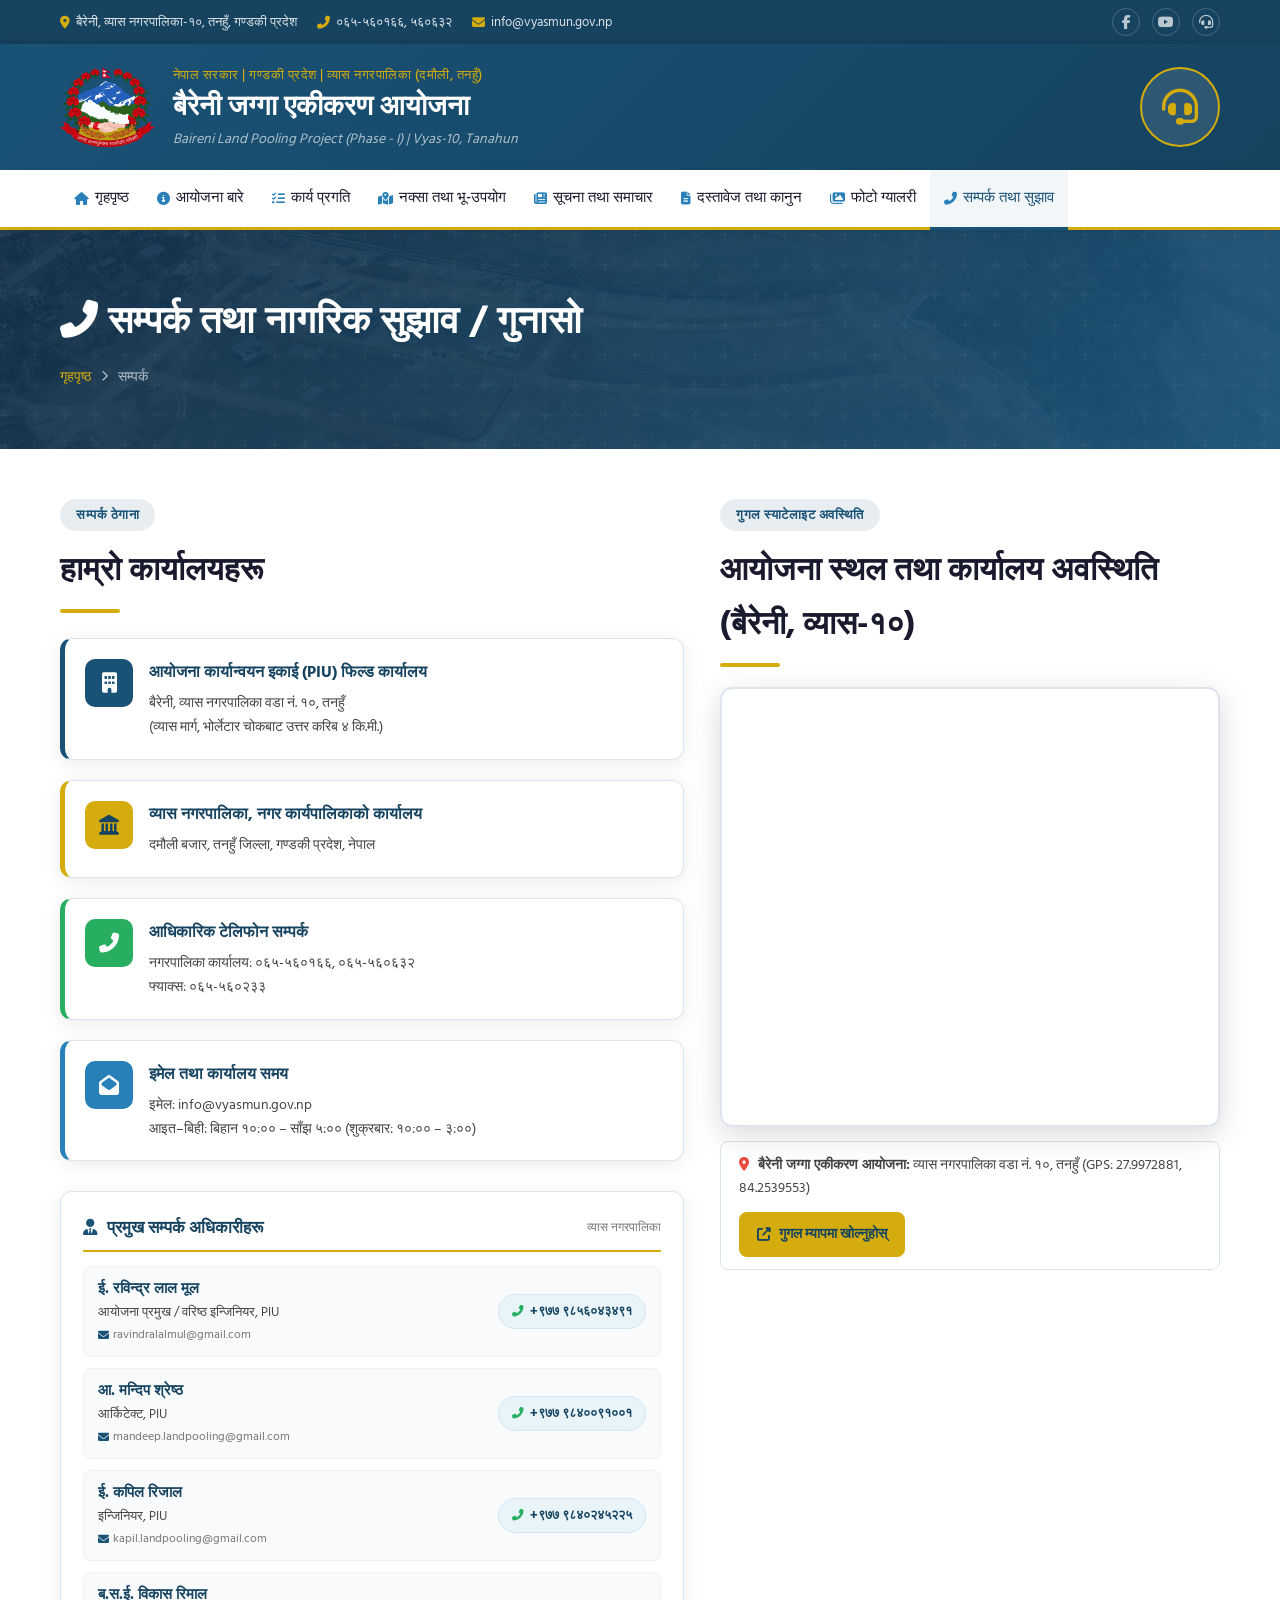
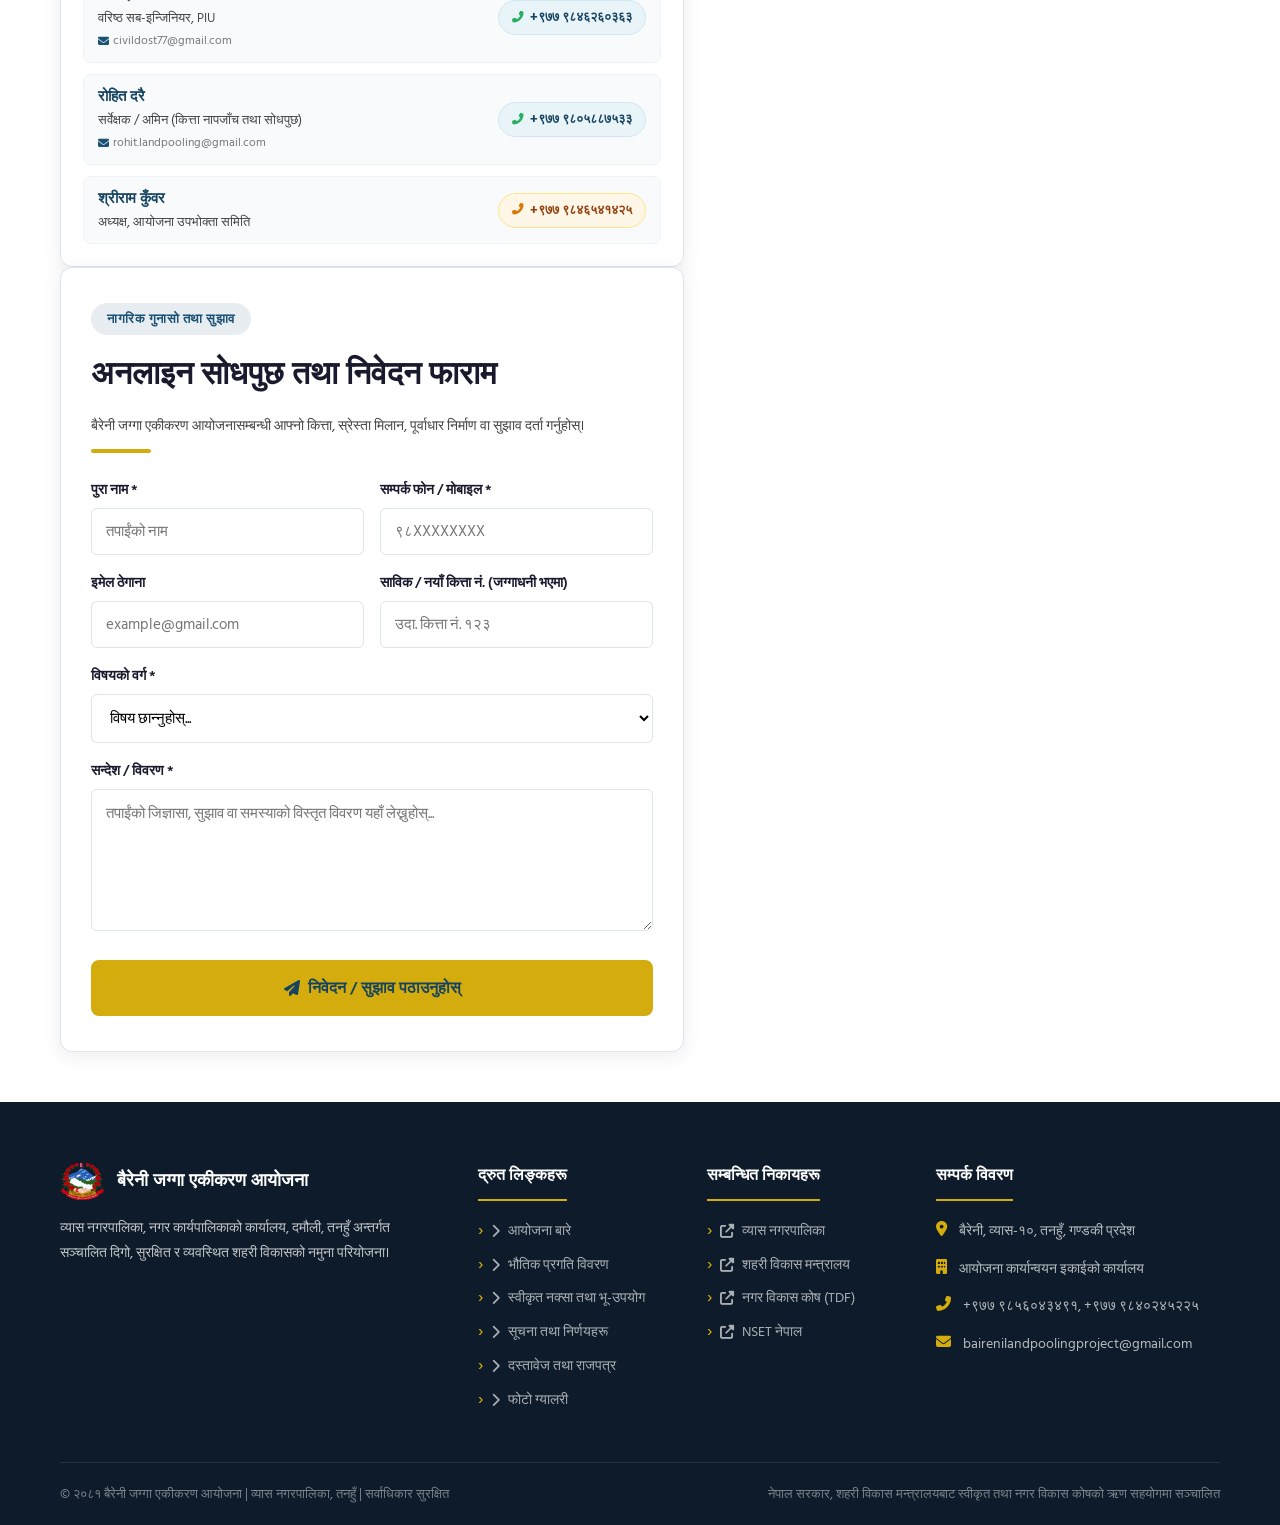
<file: contact.html>
<!DOCTYPE html>
<html lang="ne">

<head>
    <meta charset="UTF-8">
    <meta name="viewport" content="width=device-width, initial-scale=1.0">
    <title>सम्पर्क तथा सुझाव | बैरेनी जग्गा एकीकरण आयोजना - व्यास नगरपालिका, तनहुँ</title>
    <meta name="description"
        content="बैरेनी जग्गा एकीकरण आयोजना, व्यास नगरपालिका कार्यालय, आयोजना कार्यान्वयन इकाई (PIU), सम्पर्क नम्बरहरू तथा अनलाइन सुझाव/गुनासो दर्ता फाराम।">
    <link rel="stylesheet" href="css/style.css">
    <link rel="stylesheet" href="https://cdnjs.cloudflare.com/ajax/libs/font-awesome/6.5.0/css/all.min.css">
    <link href="https://fonts.googleapis.com/css2?family=Hind+Siliguri:wght@300;400;500;600;700&display=swap"
        rel="stylesheet">
    <style>
        .contact-layout-grid {
            display: grid;
            grid-template-columns: 1.25fr 1fr;
            gap: 36px;
            align-items: start;
        }

        .official-row {
            padding: 10px 14px;
            background: #f8fafc;
            border-radius: 8px;
            border: 1px solid #edf2f7;
            display: flex;
            justify-content: space-between;
            align-items: center;
            gap: 12px;
            transition: all 0.2s ease;
        }

        .official-row:hover {
            background: #f1f5f9;
            border-color: #cbd5e1;
            transform: translateX(2px);
        }

        .official-info {
            min-width: 0;
            flex: 1;
        }

        .official-info .official-name {
            font-weight: 700;
            color: var(--primary-dark);
            font-size: 14.5px;
            line-height: 1.35;
        }

        .official-info .official-role {
            font-size: 12.5px;
            color: var(--text-medium);
            line-height: 1.4;
            margin-top: 2px;
        }

        .official-info .official-email {
            font-size: 12px;
            margin-top: 3px;
        }

        .official-info .official-email a {
            color: var(--text-light);
            text-decoration: none;
            display: inline-flex;
            align-items: center;
            gap: 4px;
            transition: color 0.2s;
        }

        .official-info .official-email a:hover {
            color: var(--primary);
        }

        .official-phone-btn {
            display: inline-flex;
            align-items: center;
            gap: 6px;
            background: #e8f4f8;
            color: var(--primary-dark);
            padding: 6px 13px;
            border-radius: 20px;
            font-weight: 700;
            font-size: 12.5px;
            text-decoration: none;
            border: 1px solid #d0e7f2;
            white-space: nowrap;
            flex-shrink: 0;
            transition: all 0.2s ease;
        }

        .official-phone-btn:hover {
            background: #d8edf7;
            border-color: var(--primary-light);
            transform: scale(1.02);
        }

        .official-phone-btn.chair-btn {
            background: #fef6e7;
            color: #92400e;
            border-color: #fde68a;
        }

        .official-phone-btn.chair-btn:hover {
            background: #fdeec9;
            border-color: #f59e0b;
        }

        @media (max-width: 992px) {
            .contact-layout-grid {
                grid-template-columns: 1fr !important;
                gap: 30px !important;
            }
        }

        @media (max-width: 480px) {
            .official-row {
                flex-direction: column !important;
                align-items: flex-start !important;
                gap: 8px !important;
            }
        }
    </style>
</head>

<body>

    <!-- Top Bar -->
    <div class="top-bar">
        <div class="container">
            <div class="top-bar-left">
                <span><i class="fas fa-map-marker-alt"></i> बैरेनी, व्यास नगरपालिका-१०, तनहुँ, गण्डकी प्रदेश</span>
                <span><i class="fas fa-phone-alt"></i> ०६५-५६०१६६, ५६०६३२</span>
                <span><i class="fas fa-envelope"></i> info@vyasmun.gov.np</span>
            </div>
            <div class="top-bar-right">
                <a href="https://facebook.com" target="_blank"><i class="fab fa-facebook-f"></i></a>
                <a href="https://youtube.com" target="_blank"><i class="fab fa-youtube"></i></a>
                <a href="contact.html"><i class="fas fa-headset"></i></a>
            </div>
        </div>
    </div>

    <!-- Header -->
    <header class="main-header">
        <div class="container">
            <div class="header-content">
                <div class="logo-section">
                    <img src="images/nepal-emblem.svg" alt="नेपाल सरकार निशान छाप" class="gov-logo">
                    <div class="title-section">
                        <p class="gov-title">नेपाल सरकार | गण्डकी प्रदेश | व्यास नगरपालिका (दमौली, तनहुँ)</p>
                        <h1 class="site-title">बैरेनी जग्गा एकीकरण आयोजना</h1>
                        <p class="site-subtitle">Baireni Land Pooling Project (Phase - I) | Vyas-10, Tanahun</p>
                    </div>
                </div>
                <div class="header-emblem">
                    <div class="emblem-circle">
                        <i class="fas fa-headset"></i>
                    </div>
                </div>
            </div>
        </div>
    </header>

    <!-- Navigation -->
    <nav class="main-nav">
        <div class="container">
            <button class="nav-toggle" id="navToggle"><i class="fas fa-bars"></i></button>
            <ul class="nav-menu" id="navMenu">
                <li><a href="index.html"><i class="fas fa-home"></i> गृहपृष्ठ</a></li>
                <li><a href="about.html"><i class="fas fa-info-circle"></i> आयोजना बारे</a></li>
                <li><a href="progress.html"><i class="fas fa-tasks"></i> कार्य प्रगति</a></li>
                <li><a href="map.html"><i class="fas fa-map-marked-alt"></i> नक्सा तथा भू-उपयोग</a></li>
                <li><a href="news.html"><i class="fas fa-newspaper"></i> सूचना तथा समाचार</a></li>
                <li><a href="documents.html"><i class="fas fa-file-alt"></i> दस्तावेज तथा कानुन</a></li>
                <li><a href="gallery.html"><i class="fas fa-images"></i> फोटो ग्यालरी</a></li>
                <li class="active"><a href="contact.html"><i class="fas fa-phone-alt"></i> सम्पर्क तथा सुझाव</a></li>
            </ul>
        </div>
    </nav>

    <!-- Page Hero -->
    <section class="page-hero"
        style="background: linear-gradient(135deg, rgba(13,43,69,0.9), rgba(26,82,118,0.95)), url('images/baireni_roads.jpg') center/cover;">
        <div class="container">
            <div class="page-hero-content">
                <h1><i class="fas fa-phone-alt"></i> सम्पर्क तथा नागरिक सुझाव / गुनासो</h1>
                <div class="breadcrumb">
                    <a href="index.html">गृहपृष्ठ</a>
                    <i class="fas fa-chevron-right"></i>
                    <span>सम्पर्क</span>
                </div>
            </div>
        </div>
    </section>

    <!-- Contact Section -->
    <section class="content-section" style="padding: 50px 0;">
        <div class="container">
            <div class="contact-layout-grid">
                <!-- Contact Info Cards -->
                <div>
                    <div class="section-header" style="text-align:left; margin-bottom: 25px;">
                        <span class="section-tag">सम्पर्क ठेगाना</span>
                        <h2>हाम्रो कार्यालयहरू</h2>
                        <div class="section-divider" style="margin: 12px 0;"></div>
                    </div>

                    <div style="display:flex; flex-direction:column; gap: 20px; margin-bottom: 30px;">
                        <!-- PIU Office -->
                        <div
                            style="display:flex; align-items:flex-start; gap:16px; padding:20px; background:#fff; border-radius:var(--radius); border:1px solid var(--border); border-left:5px solid var(--primary); box-shadow:var(--shadow);">
                            <div
                                style="width:48px; height:48px; background:var(--primary); border-radius:10px; display:flex; align-items:center; justify-content:center; font-size:20px; color:white; flex-shrink:0;">
                                <i class="fas fa-building"></i>
                            </div>
                            <div>
                                <h4 style="font-size:16px; color:var(--primary-dark); margin-bottom:5px;">आयोजना
                                    कार्यान्वयन इकाई (PIU) फिल्ड कार्यालय</h4>
                                <p style="font-size:14px; color:var(--text-medium); line-height:1.7; margin:0;">
                                    बैरेनी, व्यास नगरपालिका वडा नं. १०, तनहुँ<br>
                                    (व्यास मार्ग, भोर्लेटार चोकबाट उत्तर करिब ४ कि.मी.)
                                </p>
                            </div>
                        </div>

                        <!-- Vyas Municipality Main Office -->
                        <div
                            style="display:flex; align-items:flex-start; gap:16px; padding:20px; background:#fff; border-radius:var(--radius); border:1px solid var(--border); border-left:5px solid var(--secondary); box-shadow:var(--shadow);">
                            <div
                                style="width:48px; height:48px; background:var(--secondary); border-radius:10px; display:flex; align-items:center; justify-content:center; font-size:20px; color:var(--primary-dark); flex-shrink:0;">
                                <i class="fas fa-landmark"></i>
                            </div>
                            <div>
                                <h4 style="font-size:16px; color:var(--primary-dark); margin-bottom:5px;">व्यास
                                    नगरपालिका, नगर कार्यपालिकाको कार्यालय</h4>
                                <p style="font-size:14px; color:var(--text-medium); line-height:1.7; margin:0;">
                                    दमौली बजार, तनहुँ जिल्ला, गण्डकी प्रदेश, नेपाल
                                </p>
                            </div>
                        </div>

                        <!-- Phone Numbers -->
                        <div
                            style="display:flex; align-items:flex-start; gap:16px; padding:20px; background:#fff; border-radius:var(--radius); border:1px solid var(--border); border-left:5px solid #27ae60; box-shadow:var(--shadow);">
                            <div
                                style="width:48px; height:48px; background:#27ae60; border-radius:10px; display:flex; align-items:center; justify-content:center; font-size:20px; color:white; flex-shrink:0;">
                                <i class="fas fa-phone-alt"></i>
                            </div>
                            <div>
                                <h4 style="font-size:16px; color:var(--primary-dark); margin-bottom:5px;">आधिकारिक
                                    टेलिफोन सम्पर्क</h4>
                                <p style="font-size:14px; color:var(--text-medium); line-height:1.7; margin:0;">
                                    नगरपालिका कार्यालय: ०६५-५६०१६६, ०६५-५६०६३२<br>
                                    फ्याक्स: ०६५-५६०२३३
                                </p>
                            </div>
                        </div>

                        <!-- Email and Hours -->
                        <div
                            style="display:flex; align-items:flex-start; gap:16px; padding:20px; background:#fff; border-radius:var(--radius); border:1px solid var(--border); border-left:5px solid #2980b9; box-shadow:var(--shadow);">
                            <div
                                style="width:48px; height:48px; background:#2980b9; border-radius:10px; display:flex; align-items:center; justify-content:center; font-size:20px; color:white; flex-shrink:0;">
                                <i class="fas fa-envelope-open"></i>
                            </div>
                            <div>
                                <h4 style="font-size:16px; color:var(--primary-dark); margin-bottom:5px;">इमेल तथा
                                    कार्यालय समय</h4>
                                <p style="font-size:14px; color:var(--text-medium); line-height:1.7; margin:0;">
                                    इमेल: info@vyasmun.gov.np<br>
                                    आइत–बिही: बिहान १०:०० – साँझ ५:०० (शुक्रबार: १०:०० – ३:००)
                                </p>
                            </div>
                        </div>
                    </div>

                    <!-- Key Officials Table -->
                    <div class="card"
                        style="border:1px solid var(--border); padding:22px; border-radius:var(--radius); box-shadow:var(--shadow); background:#ffffff;">
                        <h4
                            style="color:var(--primary-dark); font-size:16.5px; margin-bottom:14px; border-bottom:2px solid var(--secondary); padding-bottom:8px; display:flex; align-items:center; justify-content:space-between;">
                            <span><i class="fas fa-user-tie" style="color:var(--primary); margin-right:6px;"></i> प्रमुख
                                सम्पर्क अधिकारीहरू</span>
                            <small style="font-size:12px; color:var(--text-light); font-weight:normal;">व्यास
                                नगरपालिका</small>
                        </h4>
                        <div style="display:flex; flex-direction:column; gap:11px;">
                            <!-- १. ई. रविन्द्र लाल मूल -->
                            <div class="official-row">
                                <div class="official-info">
                                    <div style="font-weight:700; color:var(--primary-dark); font-size:14.5px;">ई.
                                        रविन्द्र लाल मूल</div>
                                    <div style="font-size:12.5px; color:var(--text-medium);">आयोजना प्रमुख / वरिष्ठ
                                        इन्जिनियर, PIU</div>
                                    <div style="font-size:12px; margin-top:2px;">
                                        <a href="mailto:ravindralalmul@gmail.com"
                                            style="color:var(--text-light); text-decoration:none; display:inline-flex; align-items:center; gap:4px;">
                                            <i class="fas fa-envelope"
                                                style="color:var(--primary); font-size:11px;"></i>
                                            ravindralalmul@gmail.com
                                        </a>
                                    </div>
                                </div>
                                <a href="tel:+9779856043491" class="official-phone-btn">
                                    <i class="fas fa-phone-alt" style="color:#27ae60; font-size:11.5px;"></i> +९७७
                                    ९८५६०४३४९१
                                </a>
                            </div>

                            <!-- २. ई. मन्दिप श्रेष्ठ -->
                            <div class="official-row">
                                <div class="official-info">
                                    <div style="font-weight:700; color:var(--primary-dark); font-size:14.5px;">आ. मन्दिप
                                        श्रेष्ठ</div>
                                    <div style="font-size:12.5px; color:var(--text-medium);">आर्किटेक्ट, PIU</div>
                                    <div style="font-size:12px; margin-top:2px;">
                                        <a href="mailto:mandeep.landpooling@gmail.com"
                                            style="color:var(--text-light); text-decoration:none; display:inline-flex; align-items:center; gap:4px;">
                                            <i class="fas fa-envelope"
                                                style="color:var(--primary); font-size:11px;"></i>
                                            mandeep.landpooling@gmail.com
                                        </a>
                                    </div>
                                </div>
                                <a href="tel:+9779840091001" class="official-phone-btn">
                                    <i class="fas fa-phone-alt" style="color:#27ae60; font-size:11.5px;"></i> +९७७
                                    ९८४००९१००१
                                </a>
                            </div>

                            <!-- ३. ई. कपिल रिजाल -->
                            <div class="official-row">
                                <div class="official-info">
                                    <div style="font-weight:700; color:var(--primary-dark); font-size:14.5px;">ई. कपिल
                                        रिजाल</div>
                                    <div style="font-size:12.5px; color:var(--text-medium);">इन्जिनियर, PIU</div>
                                    <div style="font-size:12px; margin-top:2px;">
                                        <a href="mailto:kapil.landpooling@gmail.com"
                                            style="color:var(--text-light); text-decoration:none; display:inline-flex; align-items:center; gap:4px;">
                                            <i class="fas fa-envelope"
                                                style="color:var(--primary); font-size:11px;"></i>
                                            kapil.landpooling@gmail.com
                                        </a>
                                    </div>
                                </div>
                                <a href="tel:+9779840245225" class="official-phone-btn">
                                    <i class="fas fa-phone-alt" style="color:#27ae60; font-size:11.5px;"></i> +९७७
                                    ९८४०२४५२२५
                                </a>
                            </div>

                            <!-- ४. ब.स.ई. विकास रिमाल -->
                            <div class="official-row">
                                <div class="official-info">
                                    <div style="font-weight:700; color:var(--primary-dark); font-size:14.5px;">ब.स.ई.
                                        विकास रिमाल</div>
                                    <div style="font-size:12.5px; color:var(--text-medium);">वरिष्ठ सब-इन्जिनियर, PIU
                                    </div>
                                    <div style="font-size:12px; margin-top:2px;">
                                        <a href="mailto:civildost77@gmail.com"
                                            style="color:var(--text-light); text-decoration:none; display:inline-flex; align-items:center; gap:4px;">
                                            <i class="fas fa-envelope"
                                                style="color:var(--primary); font-size:11px;"></i>
                                            civildost77@gmail.com
                                        </a>
                                    </div>
                                </div>
                                <a href="tel:+9779846260363" class="official-phone-btn">
                                    <i class="fas fa-phone-alt" style="color:#27ae60; font-size:11.5px;"></i> +९७७
                                    ९८४६२६०३६३
                                </a>
                            </div>

                            <!-- ५. रोहित दरै -->
                            <div class="official-row">
                                <div class="official-info">
                                    <div style="font-weight:700; color:var(--primary-dark); font-size:14.5px;">रोहित दरै
                                    </div>
                                    <div style="font-size:12.5px; color:var(--text-medium);">सर्वेक्षक / अमिन (कित्ता
                                        नापजाँच तथा सोधपुछ)</div>
                                    <div style="font-size:12px; margin-top:2px;">
                                        <a href="mailto:rohit.landpooling@gmail.com"
                                            style="color:var(--text-light); text-decoration:none; display:inline-flex; align-items:center; gap:4px;">
                                            <i class="fas fa-envelope"
                                                style="color:var(--primary); font-size:11px;"></i>
                                            rohit.landpooling@gmail.com
                                        </a>
                                    </div>
                                </div>
                                <a href="tel:+9779805887533" class="official-phone-btn">
                                    <i class="fas fa-phone-alt" style="color:#27ae60; font-size:11.5px;"></i> +९७७
                                    ९८०५८८७५३३
                                </a>
                            </div>

                            <!-- ६. श्रीराम कुँवर -->
                            <div class="official-row">
                                <div class="official-info">
                                    <div style="font-weight:700; color:var(--primary-dark); font-size:14.5px;">श्रीराम
                                        कुँवर</div>
                                    <div style="font-size:12.5px; color:var(--text-medium);">अध्यक्ष, आयोजना उपभोक्ता
                                        समिति</div>
                                </div>
                                <a href="tel:+9779846541425" class="official-phone-btn chair-btn">
                                    <i class="fas fa-phone-alt" style="color:#d97706; font-size:11.5px;"></i> +९७७
                                    ९८४६५४१४२५
                                </a>
                            </div>
                        </div>
                    </div>

                    <!-- Online Feedback & Grievance Form -->
                    <div
                        style="background:#fff; border-radius:var(--radius); padding:35px 30px; box-shadow:var(--shadow); border:1px solid var(--border);">
                        <div class="section-header" style="text-align:left; margin-bottom: 25px;">
                            <span class="section-tag">नागरिक गुनासो तथा सुझाव</span>
                            <h2>अनलाइन सोधपुछ तथा निवेदन फाराम</h2>
                            <p style="color:var(--text-medium); font-size:14px; margin:6px 0 0 0;">
                                बैरेनी जग्गा एकीकरण आयोजनासम्बन्धी आफ्नो कित्ता, स्रेस्ता मिलान, पूर्वाधार निर्माण वा
                                सुझाव
                                दर्ता गर्नुहोस्।
                            </p>
                            <div class="section-divider" style="margin: 12px 0;"></div>
                        </div>

                        <form id="contactForm" onsubmit="handleFormSubmit(event)">
                            <div style="display:grid; grid-template-columns:1fr 1fr; gap:16px; margin-bottom:16px;">
                                <div>
                                    <label
                                        style="display:block; font-size:14px; font-weight:600; color:var(--text-dark); margin-bottom:6px;">पुरा
                                        नाम *</label>
                                    <input type="text" id="fullname" required placeholder="तपाईंको नाम"
                                        style="width:100%; padding:11px 14px; border:1px solid var(--border); border-radius:6px; font-family:'Hind Siliguri',sans-serif; font-size:14.5px;">
                                </div>
                                <div>
                                    <label
                                        style="display:block; font-size:14px; font-weight:600; color:var(--text-dark); margin-bottom:6px;">सम्पर्क
                                        फोन / मोबाइल *</label>
                                    <input type="tel" id="phone" required placeholder="९८XXXXXXXX"
                                        style="width:100%; padding:11px 14px; border:1px solid var(--border); border-radius:6px; font-family:'Hind Siliguri',sans-serif; font-size:14.5px;">
                                </div>
                            </div>

                            <div style="display:grid; grid-template-columns:1fr 1fr; gap:16px; margin-bottom:16px;">
                                <div>
                                    <label
                                        style="display:block; font-size:14px; font-weight:600; color:var(--text-dark); margin-bottom:6px;">इमेल
                                        ठेगाना</label>
                                    <input type="email" id="email" placeholder="example@gmail.com"
                                        style="width:100%; padding:11px 14px; border:1px solid var(--border); border-radius:6px; font-family:'Hind Siliguri',sans-serif; font-size:14.5px;">
                                </div>
                                <div>
                                    <label
                                        style="display:block; font-size:14px; font-weight:600; color:var(--text-dark); margin-bottom:6px;">साविक
                                        / नयाँ कित्ता नं. (जग्गाधनी भएमा)</label>
                                    <input type="text" id="kitta" placeholder="उदा. कित्ता नं. १२३"
                                        style="width:100%; padding:11px 14px; border:1px solid var(--border); border-radius:6px; font-family:'Hind Siliguri',sans-serif; font-size:14.5px;">
                                </div>
                            </div>

                            <div style="margin-bottom:16px;">
                                <label
                                    style="display:block; font-size:14px; font-weight:600; color:var(--text-dark); margin-bottom:6px;">विषयको
                                    वर्ग *</label>
                                <select id="subject" required
                                    style="width:100%; padding:11px 14px; border:1px solid var(--border); border-radius:6px; font-family:'Hind Siliguri',sans-serif; font-size:14.5px; background:#fff;">
                                    <option value="">विषय छान्नुहोस्...</option>
                                    <option value="kitta">जग्गाधनी प्रमाण पुर्जा (लालपुर्जा) वितरण सम्बन्धी</option>
                                    <option value="longsheet">विस्तृत योगदान तालिका (Long Sheet) तथा कित्ता यकिन
                                    </option>
                                    <option value="infra">सडक, नाला, ढल तथा खानेपानी पूर्वाधार निर्माण</option>
                                    <option value="grievance">विवाद व्यवस्थापन उप-समिति समक्ष उजुरी</option>
                                    <option value="general">सामान्य सोधपुछ तथा रचनात्मक सुझाव</option>
                                </select>
                            </div>

                            <div style="margin-bottom:20px;">
                                <label
                                    style="display:block; font-size:14px; font-weight:600; color:var(--text-dark); margin-bottom:6px;">सन्देश
                                    / विवरण *</label>
                                <textarea id="message" rows="5" required
                                    placeholder="तपाईंको जिज्ञासा, सुझाव वा समस्याको विस्तृत विवरण यहाँ लेख्नुहोस्..."
                                    style="width:100%; padding:12px 14px; border:1px solid var(--border); border-radius:6px; font-family:'Hind Siliguri',sans-serif; font-size:14.5px; line-height:1.6;"></textarea>
                            </div>

                            <button type="submit" class="btn btn-primary"
                                style="width:100%; justify-content:center; font-size:16px; padding:13px 20px;">
                                <i class="fas fa-paper-plane"></i> निवेदन / सुझाव पठाउनुहोस्
                            </button>
                        </form>

                        <div id="formSuccess" style="display:none; margin-top:20px;" class="alert alert-success">
                            <i class="fas fa-check-circle" style="font-size:22px;"></i>
                            <div>
                                <strong>धन्यवाद! तपाईंको विवरण सफलतापूर्वक दर्ता भयो।</strong>
                                <p style="margin:4px 0 0 0; font-size:14px;">आयोजना कार्यान्वयन इकाई (PIU) तथा सम्बन्धित
                                    उप-समितिले तपाईंको निवेदन अध्ययन गरी यथाशीघ्र सम्पर्क गर्नेछ।</p>
                            </div>
                        </div>
                    </div>
                </div>

                <!-- Map Column -->
                <div>
                    <div class="section-header" style="text-align:left; margin-bottom:20px;">
                        <span class="section-tag">गुगल स्याटेलाइट अवस्थिति</span>
                        <h2>आयोजना स्थल तथा कार्यालय अवस्थिति (बैरेनी, व्यास-१०)</h2>
                        <div class="section-divider" style="margin:12px 0;"></div>
                    </div>
                    <div class="map-interactive-wrapper" style="height:440px;">
                        <iframe
                            src="https://maps.google.com/maps?q=27.9972881,84.2539553+(Baireni+Land+Pooling+Project,+Vyas-10,+Tanahun)&amp;t=k&amp;z=17&amp;ie=UTF8&amp;iwloc=&amp;output=embed"
                            width="100%" height="100%" style="border:0;" allowfullscreen="" loading="lazy"
                            title="Baireni Land Pooling Project Location">
                        </iframe>
                    </div>
                    <div
                        style="display:flex; justify-content:space-between; align-items:center; flex-wrap:wrap; gap:12px; margin-top:14px; padding:12px 18px; background:#fff; border-radius:8px; border:1px solid var(--border);">
                        <div style="font-size:13.5px; color:var(--text-medium);">
                            <i class="fas fa-map-marker-alt" style="color:var(--accent); margin-right:6px;"></i>
                            <strong>बैरेनी जग्गा एकीकरण आयोजना:</strong> व्यास नगरपालिका वडा नं. १०, तनहुँ (GPS:
                            27.9972881,
                            84.2539553)
                        </div>
                        <div>
                            <a href="https://maps.app.goo.gl/1mKsbAi3sd88psxE6" target="_blank"
                                rel="noopener noreferrer" class="btn btn-primary"
                                style="padding:9px 16px; font-size:13.5px;">
                                <i class="fas fa-external-link-alt"></i> गुगल म्यापमा खोल्नुहोस्
                            </a>
                        </div>
                    </div>
                </div>
            </div>
        </div>
    </section>

    <!-- Footer -->
    <footer class="main-footer">
        <div class="container">
            <div class="footer-grid">
                <div class="footer-about">
                    <div style="display:flex; align-items:center; gap:12px; margin-bottom:15px;">
                        <img src="images/nepal-emblem.svg" alt="निशान छाप" style="width:45px; height:auto;">
                        <h3 style="margin:0; font-size:18px;">बैरेनी जग्गा एकीकरण आयोजना</h3>
                    </div>
                    <p>व्यास नगरपालिका, नगर कार्यपालिकाको कार्यालय, दमौली, तनहुँ अन्तर्गत सञ्चालित दिगो, सुरक्षित र
                        व्यवस्थित शहरी विकासको नमुना परियोजना।</p>
                </div>
                <div class="footer-links">
                    <h4>द्रुत लिङ्कहरू</h4>
                    <ul>
                        <li><a href="about.html"><i class="fas fa-chevron-right"></i> आयोजना बारे</a></li>
                        <li><a href="progress.html"><i class="fas fa-chevron-right"></i> भौतिक प्रगति विवरण</a></li>
                        <li><a href="map.html"><i class="fas fa-chevron-right"></i> स्वीकृत नक्सा तथा भू-उपयोग</a></li>
                        <li><a href="news.html"><i class="fas fa-chevron-right"></i> सूचना तथा निर्णयहरू</a></li>
                        <li><a href="documents.html"><i class="fas fa-chevron-right"></i> दस्तावेज तथा राजपत्र</a></li>
                        <li><a href="gallery.html"><i class="fas fa-chevron-right"></i> फोटो ग्यालरी</a></li>
                    </ul>
                </div>
                <div class="footer-links">
                    <h4>सम्बन्धित निकायहरू</h4>
                    <ul>
                        <li><a href="https://vyasmun.gov.np" target="_blank"><i class="fas fa-external-link-alt"></i>
                                व्यास नगरपालिका</a></li>
                        <li><a href="https://moud.gov.np" target="_blank"><i class="fas fa-external-link-alt"></i> शहरी
                                विकास मन्त्रालय</a></li>
                        <li><a href="https://tdf.org.np" target="_blank"><i class="fas fa-external-link-alt"></i> नगर
                                विकास कोष (TDF)</a></li>
                        <li><a href="https://nset.org.np" target="_blank"><i class="fas fa-external-link-alt"></i> NSET
                                नेपाल</a></li>
                    </ul>
                </div>
                <div class="footer-contact">
                    <h4>सम्पर्क विवरण</h4>
                    <div class="contact-item"><i class="fas fa-map-marker-alt"></i><span>बैरेनी, व्यास-१०, तनहुँ, गण्डकी
                            प्रदेश</span></div>
                    <div class="contact-item"><i class="fas fa-building"></i><span>आयोजना कार्यान्वयन इकाईको कार्यालय</span></div>
                    <div class="contact-item"><i class="fas fa-phone-alt"></i><span>+९७७ ९८५६०४३४९१, +९७७ ९८४०२४५२२५</span></div>
                    <div class="contact-item"><i class="fas fa-envelope"></i><span>bairenilandpoolingproject@gmail.com</span></div>
                </div>
            </div>
            <div class="footer-bottom">
                <p>© २०८१ बैरेनी जग्गा एकीकरण आयोजना | व्यास नगरपालिका, तनहुँ | सर्वाधिकार सुरक्षित</p>
                <p>नेपाल सरकार, शहरी विकास मन्त्रालयबाट स्वीकृत तथा नगर विकास कोषको ऋण सहयोगमा सञ्चालित</p>
            </div>
        </div>
    </footer>

    <script src="js/main.js"></script>
    <script>
        function handleFormSubmit(e) {
            e.preventDefault();
            document.getElementById('contactForm').reset();
            document.getElementById('formSuccess').style.display = 'flex';
            setTimeout(() => {
                document.getElementById('formSuccess').scrollIntoView({ behavior: 'smooth' });
            }, 100);
        }
    </script>
</body>

</html>
</file>
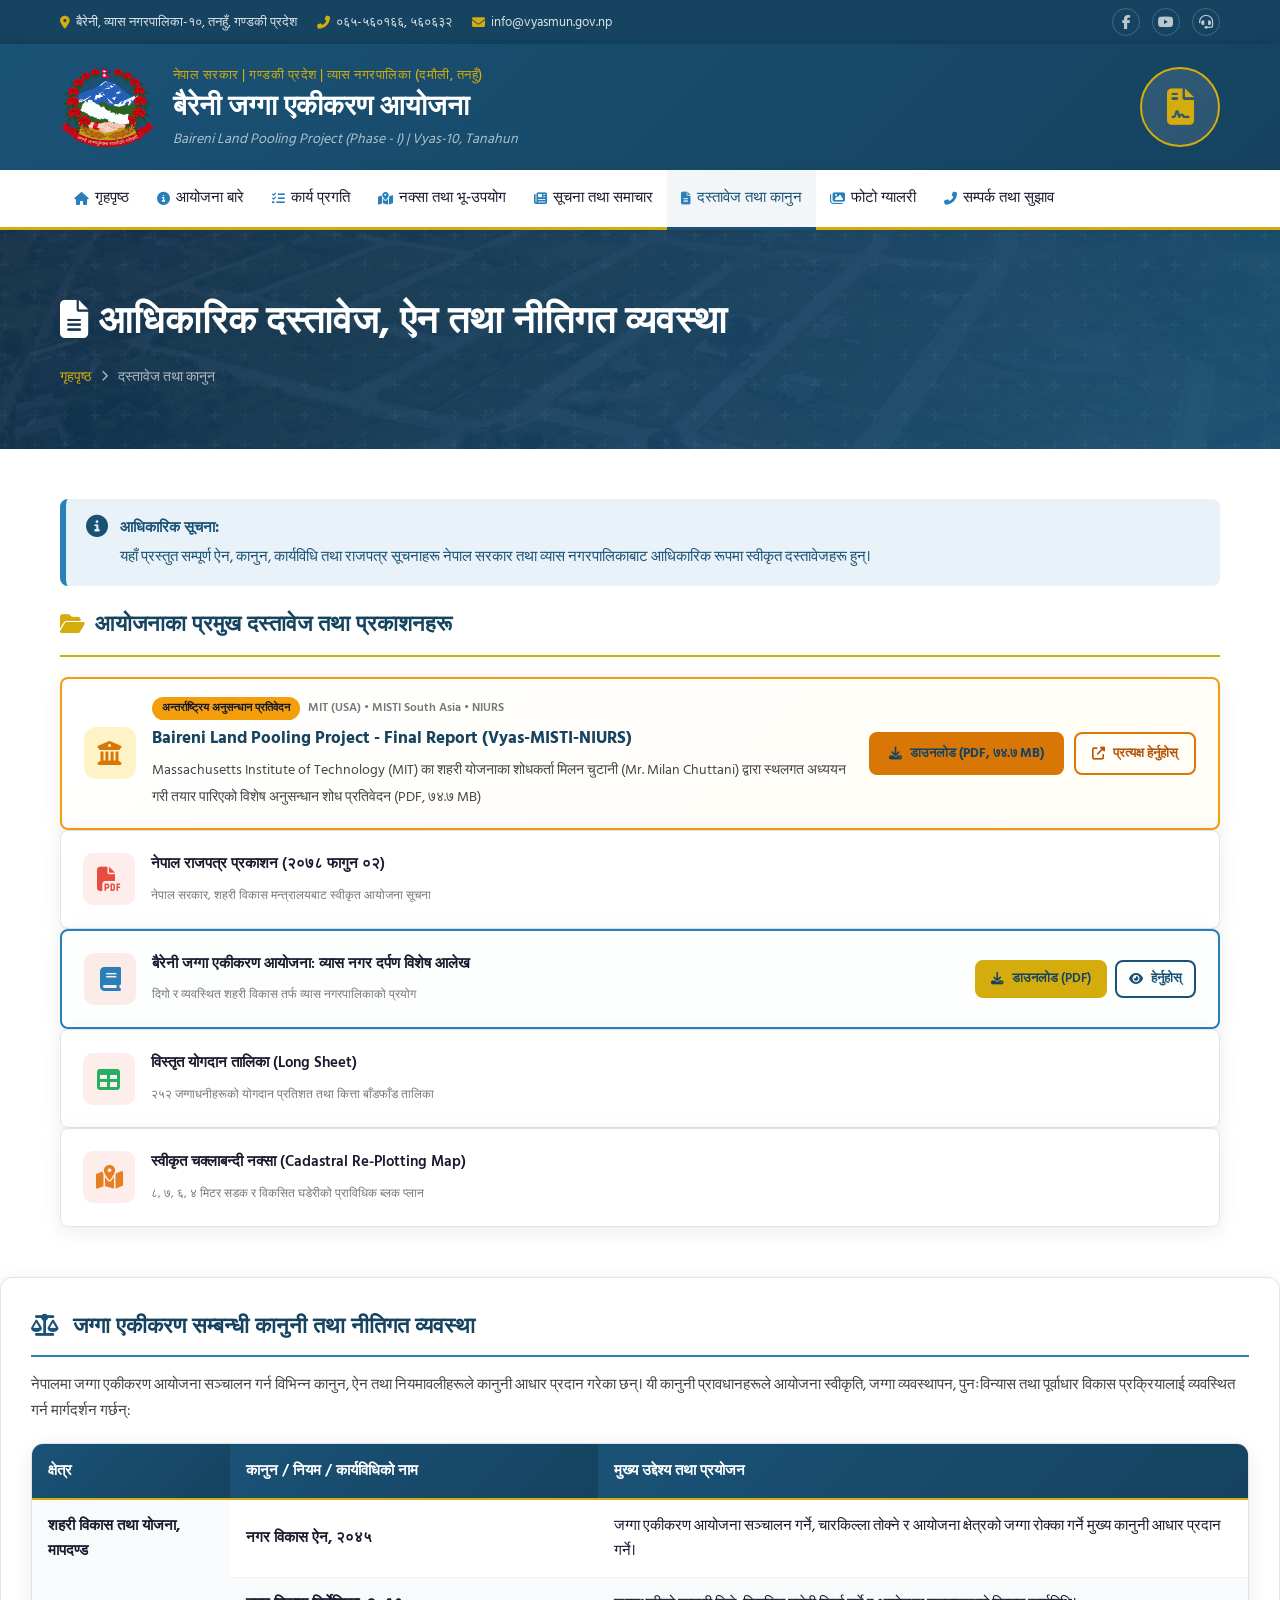
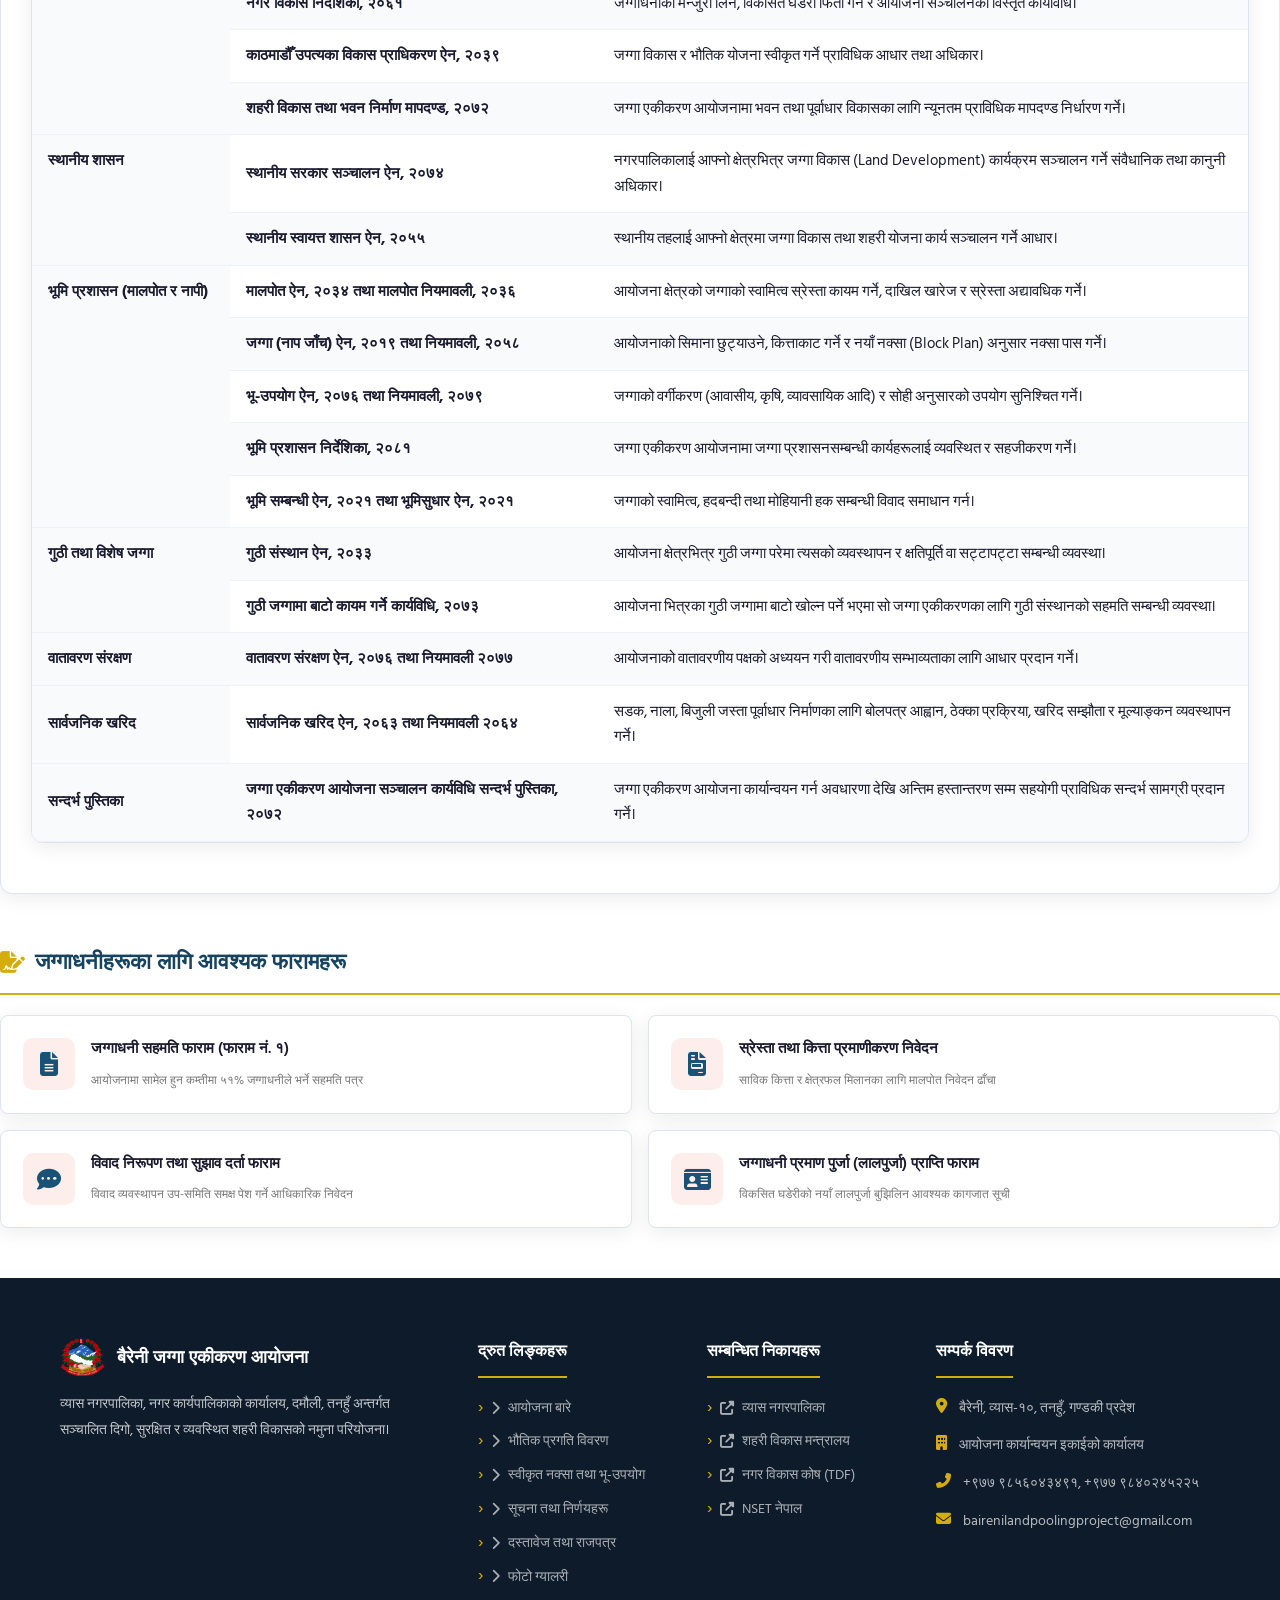
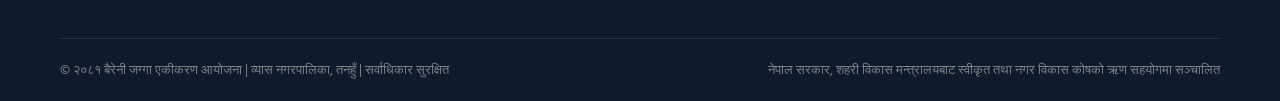
<file: documents.html>
<!DOCTYPE html>
<html lang="ne">
<head>
    <meta charset="UTF-8">
    <meta name="viewport" content="width=device-width, initial-scale=1.0">
    <title>दस्तावेज, ऐन तथा कानुन | बैरेनी जग्गा एकीकरण आयोजना - व्यास नगरपालिका, तनहुँ</title>
    <meta name="description" content="बैरेनी जग्गा एकीकरण आयोजनाको राजपत्र सूचना, कानुनी तथा नीतिगत व्यवस्था, ऐन, नियमहरू, कार्यविधि पुस्तिका र फारामहरू।">
    <link rel="stylesheet" href="css/style.css">
    <link rel="stylesheet" href="https://cdnjs.cloudflare.com/ajax/libs/font-awesome/6.5.0/css/all.min.css">
    <link href="https://fonts.googleapis.com/css2?family=Hind+Siliguri:wght@300;400;500;600;700&display=swap" rel="stylesheet">
</head>
<body>

    <!-- Top Bar -->
    <div class="top-bar">
        <div class="container">
            <div class="top-bar-left">
                <span><i class="fas fa-map-marker-alt"></i> बैरेनी, व्यास नगरपालिका-१०, तनहुँ, गण्डकी प्रदेश</span>
                <span><i class="fas fa-phone-alt"></i> ०६५-५६०१६६, ५६०६३२</span>
                <span><i class="fas fa-envelope"></i> info@vyasmun.gov.np</span>
            </div>
            <div class="top-bar-right">
                <a href="https://facebook.com" target="_blank"><i class="fab fa-facebook-f"></i></a>
                <a href="https://youtube.com" target="_blank"><i class="fab fa-youtube"></i></a>
                <a href="contact.html"><i class="fas fa-headset"></i></a>
            </div>
        </div>
    </div>

    <!-- Header -->
    <header class="main-header">
        <div class="container">
            <div class="header-content">
                <div class="logo-section">
                    <img src="images/nepal-emblem.svg" alt="नेपाल सरकार निशान छाप" class="gov-logo">
                    <div class="title-section">
                        <p class="gov-title">नेपाल सरकार | गण्डकी प्रदेश | व्यास नगरपालिका (दमौली, तनहुँ)</p>
                        <h1 class="site-title">बैरेनी जग्गा एकीकरण आयोजना</h1>
                        <p class="site-subtitle">Baireni Land Pooling Project (Phase - I) | Vyas-10, Tanahun</p>
                    </div>
                </div>
                <div class="header-emblem">
                    <div class="emblem-circle">
                        <i class="fas fa-file-contract"></i>
                    </div>
                </div>
            </div>
        </div>
    </header>

    <!-- Navigation -->
    <nav class="main-nav">
        <div class="container">
            <button class="nav-toggle" id="navToggle"><i class="fas fa-bars"></i></button>
            <ul class="nav-menu" id="navMenu">
                <li><a href="index.html"><i class="fas fa-home"></i> गृहपृष्ठ</a></li>
                <li><a href="about.html"><i class="fas fa-info-circle"></i> आयोजना बारे</a></li>
                <li><a href="progress.html"><i class="fas fa-tasks"></i> कार्य प्रगति</a></li>
                <li><a href="map.html"><i class="fas fa-map-marked-alt"></i> नक्सा तथा भू-उपयोग</a></li>
                <li><a href="news.html"><i class="fas fa-newspaper"></i> सूचना तथा समाचार</a></li>
                <li class="active"><a href="documents.html"><i class="fas fa-file-alt"></i> दस्तावेज तथा कानुन</a></li>
                <li><a href="gallery.html"><i class="fas fa-images"></i> फोटो ग्यालरी</a></li>
                <li><a href="contact.html"><i class="fas fa-phone-alt"></i> सम्पर्क तथा सुझाव</a></li>
            </ul>
        </div>
    </nav>

    <!-- Page Hero -->
    <section class="page-hero" style="background: linear-gradient(135deg, rgba(13,43,69,0.9), rgba(26,82,118,0.95)), url('images/baireni_aerial.jpg') center/cover;">
        <div class="container">
            <div class="page-hero-content">
                <h1><i class="fas fa-file-alt"></i> आधिकारिक दस्तावेज, ऐन तथा नीतिगत व्यवस्था</h1>
                <div class="breadcrumb">
                    <a href="index.html">गृहपृष्ठ</a>
                    <i class="fas fa-chevron-right"></i>
                    <span>दस्तावेज तथा कानुन</span>
                </div>
            </div>
        </div>
    </section>

    <!-- Content Section -->
    <section class="content-section" style="padding: 50px 0;">
        <div class="container">
            <div class="alert alert-info" style="border-left-width: 6px;">
                <i class="fas fa-info-circle" style="font-size: 22px;"></i>
                <div>
                    <strong>आधिकारिक सूचना:</strong>
                    <p style="margin: 4px 0 0 0;">यहाँ प्रस्तुत सम्पूर्ण ऐन, कानुन, कार्यविधि तथा राजपत्र सूचनाहरू नेपाल सरकार तथा व्यास नगरपालिकाबाट आधिकारिक रूपमा स्वीकृत दस्तावेजहरू हुन्।</p>
                </div>
            </div>

            <!-- Category: Official Project Publications -->
            <div style="margin-bottom: 50px;">
                <h2 style="font-size:22px; color:var(--primary-dark); margin-bottom:20px; padding-bottom:12px; border-bottom:2px solid var(--secondary); display:flex; align-items:center; gap:10px;">
                    <i class="fas fa-folder-open" style="color:var(--secondary);"></i> आयोजनाका प्रमुख दस्तावेज तथा प्रकाशनहरू
                </h2>
                    <!-- MIT Final Report Featured Card -->
                    <div class="doc-card" style="border: 2px solid #f59e0b; background: linear-gradient(135deg, #ffffff 0%, #fffdf5 100%); grid-column: 1 / -1; display:flex; justify-content:space-between; align-items:center; flex-wrap:wrap; gap:16px; padding:18px 22px;">
                        <div style="display:flex; align-items:center; gap:16px; flex:1; min-width:280px;">
                            <div class="doc-icon" style="background:#fef3c7; color:#d97706; width:52px; height:52px; font-size:24px; border-radius:12px; display:flex; align-items:center; justify-content:center; flex-shrink:0;">
                                <i class="fas fa-university"></i>
                            </div>
                            <div class="doc-info" style="flex:1;">
                                <div style="display:flex; align-items:center; gap:8px; margin-bottom:4px; flex-wrap:wrap;">
                                    <span style="background:#f59e0b; color:#0f172a; font-size:11px; font-weight:800; padding:2px 10px; border-radius:12px;">अन्तर्राष्ट्रिय अनुसन्धान प्रतिवेदन</span>
                                    <span style="font-size:12px; color:var(--text-light); font-weight:600;">MIT (USA) &bull; MISTI South Asia &bull; NIURS</span>
                                </div>
                                <h4 style="color:var(--primary-dark); font-size:16.5px; margin-bottom:4px; font-weight:700;">Baireni Land Pooling Project - Final Report (Vyas-MISTI-NIURS)</h4>
                                <span style="font-size:13.5px; color:var(--text-medium); line-height:1.5;">Massachusetts Institute of Technology (MIT) का शहरी योजनाका शोधकर्ता मिलन चुटानी (Mr. Milan Chuttani) द्वारा स्थलगत अध्ययन गरी तयार पारिएको विशेष अनुसन्धान शोध प्रतिवेदन (PDF, ७४.७ MB)</span>
                            </div>
                        </div>
                        <div style="display:flex; gap:10px; align-items:center; flex-wrap:wrap;">
                            <a href="Documents/Baireni%20Land%20Pooling%20Project%20-%20Final%20Report%20(Vyas-MISTI-NIURS)%20(1).pdf" download="Baireni_Land_Pooling_Project_MIT_Final_Report.pdf" class="btn btn-primary" style="padding:8px 18px; font-size:13px; background:#d97706; border-color:#d97706; font-weight:700;">
                                <i class="fas fa-download"></i> डाउनलोड (PDF, ७४.७ MB)
                            </a>
                            <a href="Documents/Baireni%20Land%20Pooling%20Project%20-%20Final%20Report%20(Vyas-MISTI-NIURS)%20(1).pdf" target="_blank" class="btn btn-outline-primary" style="padding:8px 16px; font-size:13px; border-color:#d97706; color:#b45309; font-weight:600;">
                                <i class="fas fa-external-link-alt"></i> प्रत्यक्ष हेर्नुहोस्
                            </a>
                        </div>
                    </div>

                    <div class="doc-card">
                        <div class="doc-icon"><i class="fas fa-file-pdf" style="color:#e74c3c;"></i></div>
                        <div class="doc-info">
                            <h4>नेपाल राजपत्र प्रकाशन (२०७८ फागुन ०२)</h4>
                            <span>नेपाल सरकार, शहरी विकास मन्त्रालयबाट स्वीकृत आयोजना सूचना</span>
                        </div>
                        <a href="project_doc.pdf" target="_blank" class="btn btn-outline" style="padding:6px 12px; font-size:12px;"><i class="fas fa-eye"></i> हेर्नुहोस्</a>
                    </div>
                    <div class="doc-card" style="border: 2px solid var(--primary-light); background: #fdfefe;">
                        <div class="doc-icon"><i class="fas fa-book" style="color:#2980b9;"></i></div>
                        <div class="doc-info">
                            <h4>बैरेनी जग्गा एकीकरण आयोजना: व्यास नगर दर्पण विशेष आलेख</h4>
                            <span>दिगो र व्यवस्थित शहरी विकास तर्फ व्यास नगरपालिकाको प्रयोग</span>
                        </div>
                        <div style="display:flex; gap:8px; align-items:center; flex-wrap:wrap;">
                            <a href="Documents/baireni_vyas_nagar_darpan.pdf" download="बैरेनी_जग्गा_एकीकरण_व्यास_नगर_दर्पण.pdf" class="btn btn-primary" style="padding:6px 14px; font-size:12.5px;"><i class="fas fa-download"></i> डाउनलोड (PDF)</a>
                            <a href="Documents/baireni_vyas_nagar_darpan.pdf" target="_blank" class="btn btn-outline-primary" style="padding:6px 12px; font-size:12.5px;"><i class="fas fa-eye"></i> हेर्नुहोस्</a>
                        </div>
                    </div>
                    <div class="doc-card">
                        <div class="doc-icon"><i class="fas fa-table" style="color:#27ae60;"></i></div>
                        <div class="doc-info">
                            <h4>विस्तृत योगदान तालिका (Long Sheet)</h4>
                            <span>२५२ जग्गाधनीहरूको योगदान प्रतिशत तथा कित्ता बाँडफाँड तालिका</span>
                        </div>
                        <span class="btn btn-outline" style="padding:6px 12px; font-size:12px;"><i class="fas fa-download"></i> PDF</span>
                    </div>
                    <div class="doc-card">
                        <div class="doc-icon"><i class="fas fa-map-marked-alt" style="color:#e67e22;"></i></div>
                        <div class="doc-info">
                            <h4>स्वीकृत चक्लाबन्दी नक्सा (Cadastral Re-Plotting Map)</h4>
                            <span>८, ७, ६, ४ मिटर सडक र विकसित घडेरीको प्राविधिक ब्लक प्लान</span>
                        </div>
                        <span class="btn btn-outline" style="padding:6px 12px; font-size:12px;"><i class="fas fa-download"></i> नक्सा</span>
                    </div>
                </div>
            </div>

            <!-- Category: Legal and Policy Framework (Table from Document) -->
            <div style="background:#fff; border-radius:var(--radius); padding:30px; box-shadow:var(--shadow); border:1px solid var(--border); margin-bottom:50px;">
                <h2 style="font-size:22px; color:var(--primary-dark); margin-bottom:15px; border-bottom:2px solid var(--primary-light); padding-bottom:10px;">
                    <i class="fas fa-balance-scale" style="color:var(--primary); margin-right:8px;"></i> जग्गा एकीकरण सम्बन्धी कानुनी तथा नीतिगत व्यवस्था
                </h2>
                <p style="color:var(--text-medium); font-size:15px; margin-bottom:20px;">
                    नेपालमा जग्गा एकीकरण आयोजना सञ्चालन गर्न विभिन्न कानुन, ऐन तथा नियमावलीहरूले कानुनी आधार प्रदान गरेका छन्। यी कानुनी प्रावधानहरूले आयोजना स्वीकृति, जग्गा व्यवस्थापन, पुनःविन्यास तथा पूर्वाधार विकास प्रक्रियालाई व्यवस्थित गर्न मार्गदर्शन गर्छन्:
                </p>

                <div class="table-responsive">
                    <table class="gov-table">
                        <thead>
                            <tr>
                                <th>क्षेत्र</th>
                                <th>कानुन / नियम / कार्यविधिको नाम</th>
                                <th>मुख्य उद्देश्य तथा प्रयोजन</th>
                            </tr>
                        </thead>
                        <tbody>
                            <tr>
                                <td rowspan="4" style="background:#f8fafc; font-weight:700; vertical-align:top;">शहरी विकास तथा योजना, मापदण्ड</td>
                                <td><strong>नगर विकास ऐन, २०४५</strong></td>
                                <td>जग्गा एकीकरण आयोजना सञ्चालन गर्ने, चारकिल्ला तोक्ने र आयोजना क्षेत्रको जग्गा रोक्का गर्ने मुख्य कानुनी आधार प्रदान गर्ने।</td>
                            </tr>
                            <tr>
                                <td><strong>नगर विकास निर्देशिका, २०६१</strong></td>
                                <td>जग्गाधनीको मन्जुरी लिने, विकसित घडेरी फिर्ता गर्ने र आयोजना सञ्चालनको विस्तृत कार्यविधि।</td>
                            </tr>
                            <tr>
                                <td><strong>काठमाडौँ उपत्यका विकास प्राधिकरण ऐन, २०३९</strong></td>
                                <td>जग्गा विकास र भौतिक योजना स्वीकृत गर्ने प्राविधिक आधार तथा अधिकार।</td>
                            </tr>
                            <tr>
                                <td><strong>शहरी विकास तथा भवन निर्माण मापदण्ड, २०७२</strong></td>
                                <td>जग्गा एकीकरण आयोजनामा भवन तथा पूर्वाधार विकासका लागि न्यूनतम प्राविधिक मापदण्ड निर्धारण गर्ने।</td>
                            </tr>

                            <tr>
                                <td rowspan="2" style="background:#f8fafc; font-weight:700; vertical-align:top;">स्थानीय शासन</td>
                                <td><strong>स्थानीय सरकार सञ्चालन ऐन, २०७४</strong></td>
                                <td>नगरपालिकालाई आफ्नो क्षेत्रभित्र जग्गा विकास (Land Development) कार्यक्रम सञ्चालन गर्ने संवैधानिक तथा कानुनी अधिकार।</td>
                            </tr>
                            <tr>
                                <td><strong>स्थानीय स्वायत्त शासन ऐन, २०५५</strong></td>
                                <td>स्थानीय तहलाई आफ्नो क्षेत्रमा जग्गा विकास तथा शहरी योजना कार्य सञ्चालन गर्ने आधार।</td>
                            </tr>

                            <tr>
                                <td rowspan="5" style="background:#f8fafc; font-weight:700; vertical-align:top;">भूमि प्रशासन (मालपोत र नापी)</td>
                                <td><strong>मालपोत ऐन, २०३४ तथा मालपोत नियमावली, २०३६</strong></td>
                                <td>आयोजना क्षेत्रको जग्गाको स्वामित्व स्रेस्ता कायम गर्ने, दाखिल खारेज र स्रेस्ता अद्यावधिक गर्ने।</td>
                            </tr>
                            <tr>
                                <td><strong>जग्गा (नाप जाँच) ऐन, २०१९ तथा नियमावली, २०५८</strong></td>
                                <td>आयोजनाको सिमाना छुट्याउने, कित्ताकाट गर्ने र नयाँ नक्सा (Block Plan) अनुसार नक्सा पास गर्ने।</td>
                            </tr>
                            <tr>
                                <td><strong>भू-उपयोग ऐन, २०७६ तथा नियमावली, २०७९</strong></td>
                                <td>जग्गाको वर्गीकरण (आवासीय, कृषि, व्यावसायिक आदि) र सोही अनुसारको उपयोग सुनिश्चित गर्ने।</td>
                            </tr>
                            <tr>
                                <td><strong>भूमि प्रशासन निर्देशिका, २०८१</strong></td>
                                <td>जग्गा एकीकरण आयोजनामा जग्गा प्रशासनसम्बन्धी कार्यहरूलाई व्यवस्थित र सहजीकरण गर्ने।</td>
                            </tr>
                            <tr>
                                <td><strong>भूमि सम्बन्धी ऐन, २०२१ तथा भूमिसुधार ऐन, २०२१</strong></td>
                                <td>जग्गाको स्वामित्व, हदबन्दी तथा मोहियानी हक सम्बन्धी विवाद समाधान गर्न।</td>
                            </tr>

                            <tr>
                                <td rowspan="2" style="background:#f8fafc; font-weight:700; vertical-align:top;">गुठी तथा विशेष जग्गा</td>
                                <td><strong>गुठी संस्थान ऐन, २०३३</strong></td>
                                <td>आयोजना क्षेत्रभित्र गुठी जग्गा परेमा त्यसको व्यवस्थापन र क्षतिपूर्ति वा सट्टापट्टा सम्बन्धी व्यवस्था।</td>
                            </tr>
                            <tr>
                                <td><strong>गुठी जग्गामा बाटो कायम गर्ने कार्यविधि, २०७३</strong></td>
                                <td>आयोजना भित्रका गुठी जग्गामा बाटो खोल्न पर्ने भएमा सो जग्गा एकीकरणका लागि गुठी संस्थानको सहमति सम्बन्धी व्यवस्था।</td>
                            </tr>

                            <tr>
                                <td style="background:#f8fafc; font-weight:700;">वातावरण संरक्षण</td>
                                <td><strong>वातावरण संरक्षण ऐन, २०७६ तथा नियमावली २०७७</strong></td>
                                <td>आयोजनाको वातावरणीय पक्षको अध्ययन गरी वातावरणीय सम्भाव्यताका लागि आधार प्रदान गर्ने।</td>
                            </tr>

                            <tr>
                                <td style="background:#f8fafc; font-weight:700;">सार्वजनिक खरिद</td>
                                <td><strong>सार्वजनिक खरिद ऐन, २०६३ तथा नियमावली २०६४</strong></td>
                                <td>सडक, नाला, बिजुली जस्ता पूर्वाधार निर्माणका लागि बोलपत्र आह्वान, ठेक्का प्रक्रिया, खरिद सम्झौता र मूल्याङ्कन व्यवस्थापन गर्ने।</td>
                            </tr>

                            <tr>
                                <td style="background:#f8fafc; font-weight:700;">सन्दर्भ पुस्तिका</td>
                                <td><strong>जग्गा एकीकरण आयोजना सञ्चालन कार्यविधि सन्दर्भ पुस्तिका, २०७२</strong></td>
                                <td>जग्गा एकीकरण आयोजना कार्यान्वयन गर्न अवधारणा देखि अन्तिम हस्तान्तरण सम्म सहयोगी प्राविधिक सन्दर्भ सामग्री प्रदान गर्ने।</td>
                            </tr>
                        </tbody>
                    </table>
                </div>
            </div>

            <!-- Forms & Applications -->
            <div>
                <h2 style="font-size:22px; color:var(--primary-dark); margin-bottom:20px; padding-bottom:12px; border-bottom:2px solid var(--secondary); display:flex; align-items:center; gap:10px;">
                    <i class="fas fa-file-signature" style="color:var(--secondary);"></i> जग्गाधनीहरूका लागि आवश्यक फारामहरू
                </h2>
                <div class="docs-grid">
                    <div class="doc-card">
                        <div class="doc-icon"><i class="fas fa-file-alt" style="color:var(--primary);"></i></div>
                        <div class="doc-info">
                            <h4>जग्गाधनी सहमति फाराम (फाराम नं. १)</h4>
                            <span>आयोजनामा सामेल हुन कम्तीमा ५१% जग्गाधनीले भर्ने सहमति पत्र</span>
                        </div>
                        <span class="btn btn-outline" style="padding:6px 12px; font-size:12px;"><i class="fas fa-download"></i> फाराम</span>
                    </div>
                    <div class="doc-card">
                        <div class="doc-icon"><i class="fas fa-file-invoice" style="color:var(--primary);"></i></div>
                        <div class="doc-info">
                            <h4>स्रेस्ता तथा कित्ता प्रमाणीकरण निवेदन</h4>
                            <span>साविक कित्ता र क्षेत्रफल मिलानका लागि मालपोत निवेदन ढाँचा</span>
                        </div>
                        <span class="btn btn-outline" style="padding:6px 12px; font-size:12px;"><i class="fas fa-download"></i> फाराम</span>
                    </div>
                    <div class="doc-card">
                        <div class="doc-icon"><i class="fas fa-comment-dots" style="color:var(--primary);"></i></div>
                        <div class="doc-info">
                            <h4>विवाद निरूपण तथा सुझाव दर्ता फाराम</h4>
                            <span>विवाद व्यवस्थापन उप-समिति समक्ष पेश गर्ने आधिकारिक निवेदन</span>
                        </div>
                        <span class="btn btn-outline" style="padding:6px 12px; font-size:12px;"><i class="fas fa-download"></i> फाराम</span>
                    </div>
                    <div class="doc-card">
                        <div class="doc-icon"><i class="fas fa-id-card" style="color:var(--primary);"></i></div>
                        <div class="doc-info">
                            <h4>जग्गाधनी प्रमाण पुर्जा (लालपुर्जा) प्राप्ति फाराम</h4>
                            <span>विकसित घडेरीको नयाँ लालपुर्जा बुझिलिन आवश्यक कागजात सूची</span>
                        </div>
                        <span class="btn btn-outline" style="padding:6px 12px; font-size:12px;"><i class="fas fa-download"></i> फाराम</span>
                    </div>
                </div>
            </div>
        </div>
    </section>

    <!-- Footer -->
    <footer class="main-footer">
        <div class="container">
            <div class="footer-grid">
                <div class="footer-about">
                    <div style="display:flex; align-items:center; gap:12px; margin-bottom:15px;">
                        <img src="images/nepal-emblem.svg" alt="निशान छाप" style="width:45px; height:auto;">
                        <h3 style="margin:0; font-size:18px;">बैरेनी जग्गा एकीकरण आयोजना</h3>
                    </div>
                    <p>व्यास नगरपालिका, नगर कार्यपालिकाको कार्यालय, दमौली, तनहुँ अन्तर्गत सञ्चालित दिगो, सुरक्षित र व्यवस्थित शहरी विकासको नमुना परियोजना।</p>
                </div>
                <div class="footer-links">
                    <h4>द्रुत लिङ्कहरू</h4>
                    <ul>
                        <li><a href="about.html"><i class="fas fa-chevron-right"></i> आयोजना बारे</a></li>
                        <li><a href="progress.html"><i class="fas fa-chevron-right"></i> भौतिक प्रगति विवरण</a></li>
                        <li><a href="map.html"><i class="fas fa-chevron-right"></i> स्वीकृत नक्सा तथा भू-उपयोग</a></li>
                        <li><a href="news.html"><i class="fas fa-chevron-right"></i> सूचना तथा निर्णयहरू</a></li>
                        <li><a href="documents.html"><i class="fas fa-chevron-right"></i> दस्तावेज तथा राजपत्र</a></li>
                        <li><a href="gallery.html"><i class="fas fa-chevron-right"></i> फोटो ग्यालरी</a></li>
                    </ul>
                </div>
                <div class="footer-links">
                    <h4>सम्बन्धित निकायहरू</h4>
                    <ul>
                        <li><a href="https://vyasmun.gov.np" target="_blank"><i class="fas fa-external-link-alt"></i> व्यास नगरपालिका</a></li>
                        <li><a href="https://moud.gov.np" target="_blank"><i class="fas fa-external-link-alt"></i> शहरी विकास मन्त्रालय</a></li>
                        <li><a href="https://tdf.org.np" target="_blank"><i class="fas fa-external-link-alt"></i> नगर विकास कोष (TDF)</a></li>
                        <li><a href="https://nset.org.np" target="_blank"><i class="fas fa-external-link-alt"></i> NSET नेपाल</a></li>
                    </ul>
                </div>
                <div class="footer-contact">
                    <h4>सम्पर्क विवरण</h4>
                    <div class="contact-item"><i class="fas fa-map-marker-alt"></i><span>बैरेनी, व्यास-१०, तनहुँ, गण्डकी प्रदेश</span></div>
                    <div class="contact-item"><i class="fas fa-building"></i><span>आयोजना कार्यान्वयन इकाईको कार्यालय</span></div>
                    <div class="contact-item"><i class="fas fa-phone-alt"></i><span>+९७७ ९८५६०४३४९१, +९७७ ९८४०२४५२२५</span></div>
                    <div class="contact-item"><i class="fas fa-envelope"></i><span>bairenilandpoolingproject@gmail.com</span></div>
                </div>
            </div>
            <div class="footer-bottom">
                <p>© २०८१ बैरेनी जग्गा एकीकरण आयोजना | व्यास नगरपालिका, तनहुँ | सर्वाधिकार सुरक्षित</p>
                <p>नेपाल सरकार, शहरी विकास मन्त्रालयबाट स्वीकृत तथा नगर विकास कोषको ऋण सहयोगमा सञ्चालित</p>
            </div>
        </div>
    </footer>

    <script src="js/main.js"></script>
</body>
</html>
</file>
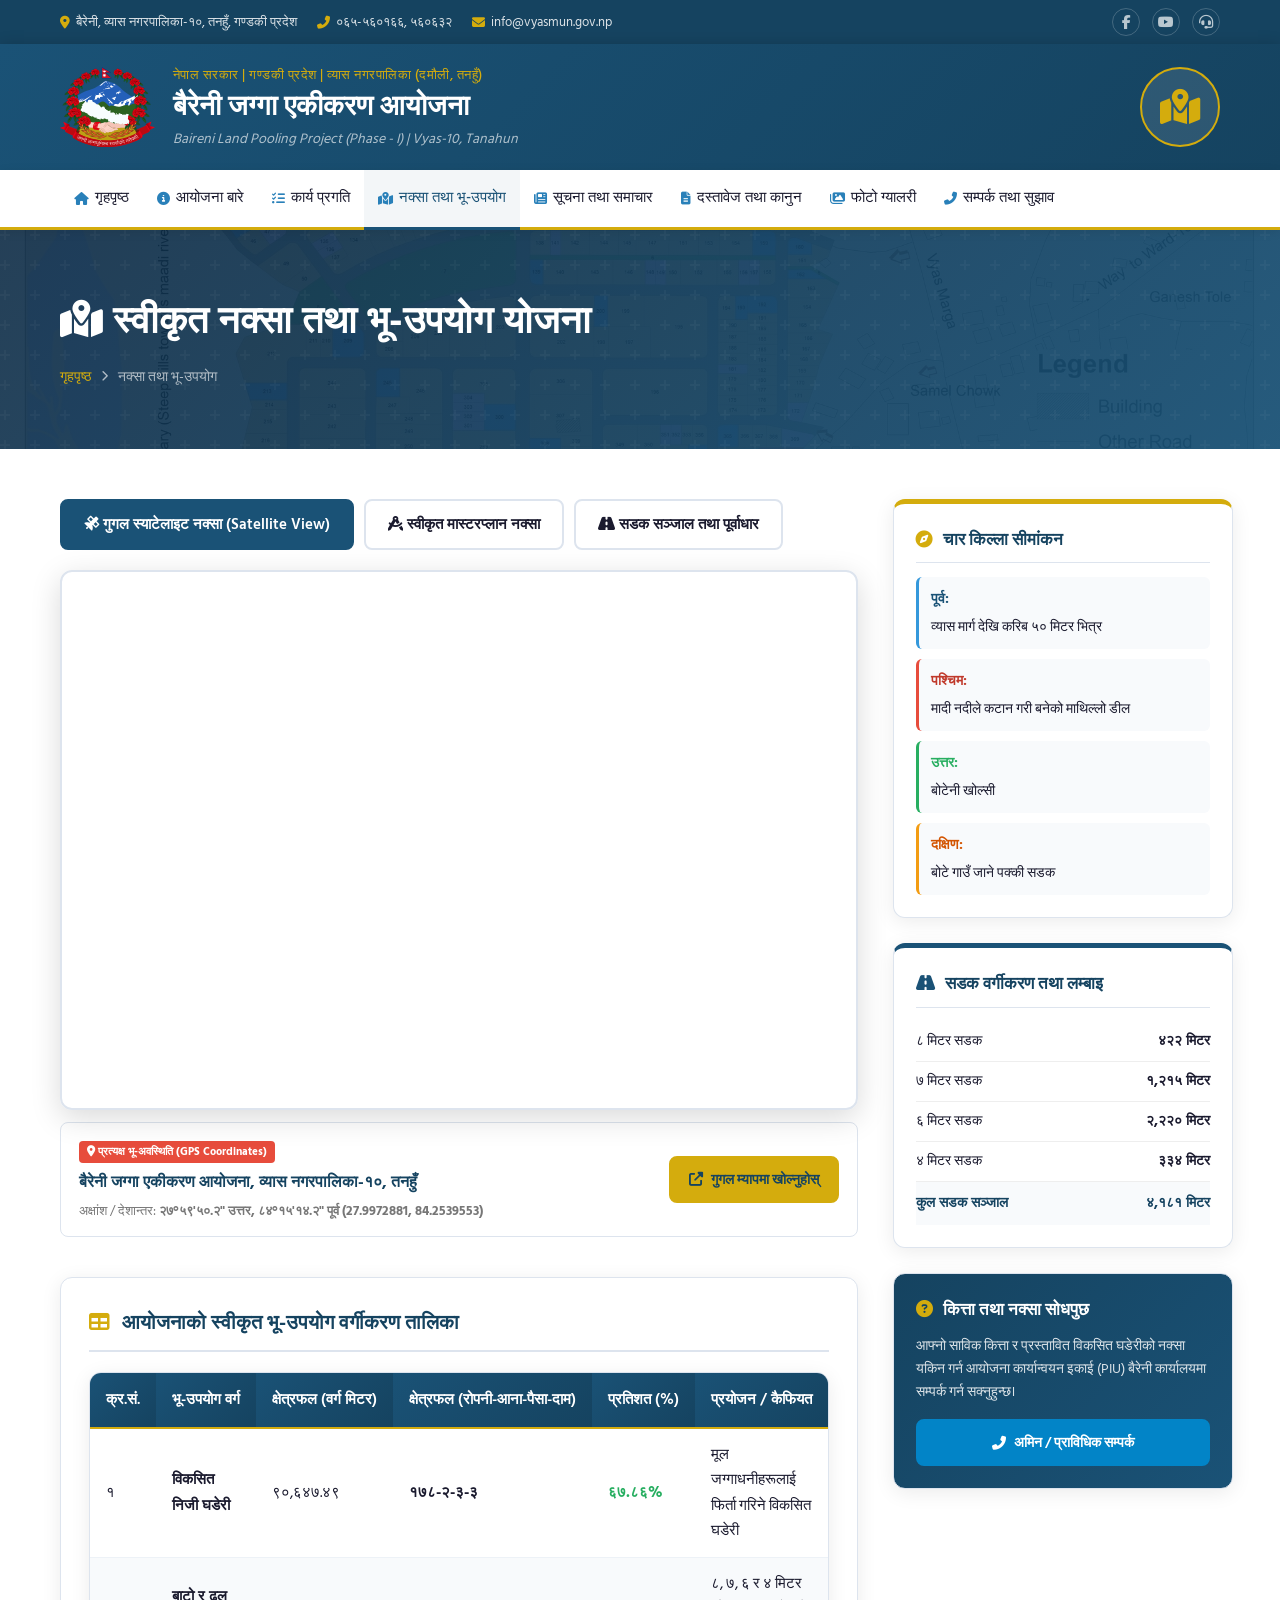
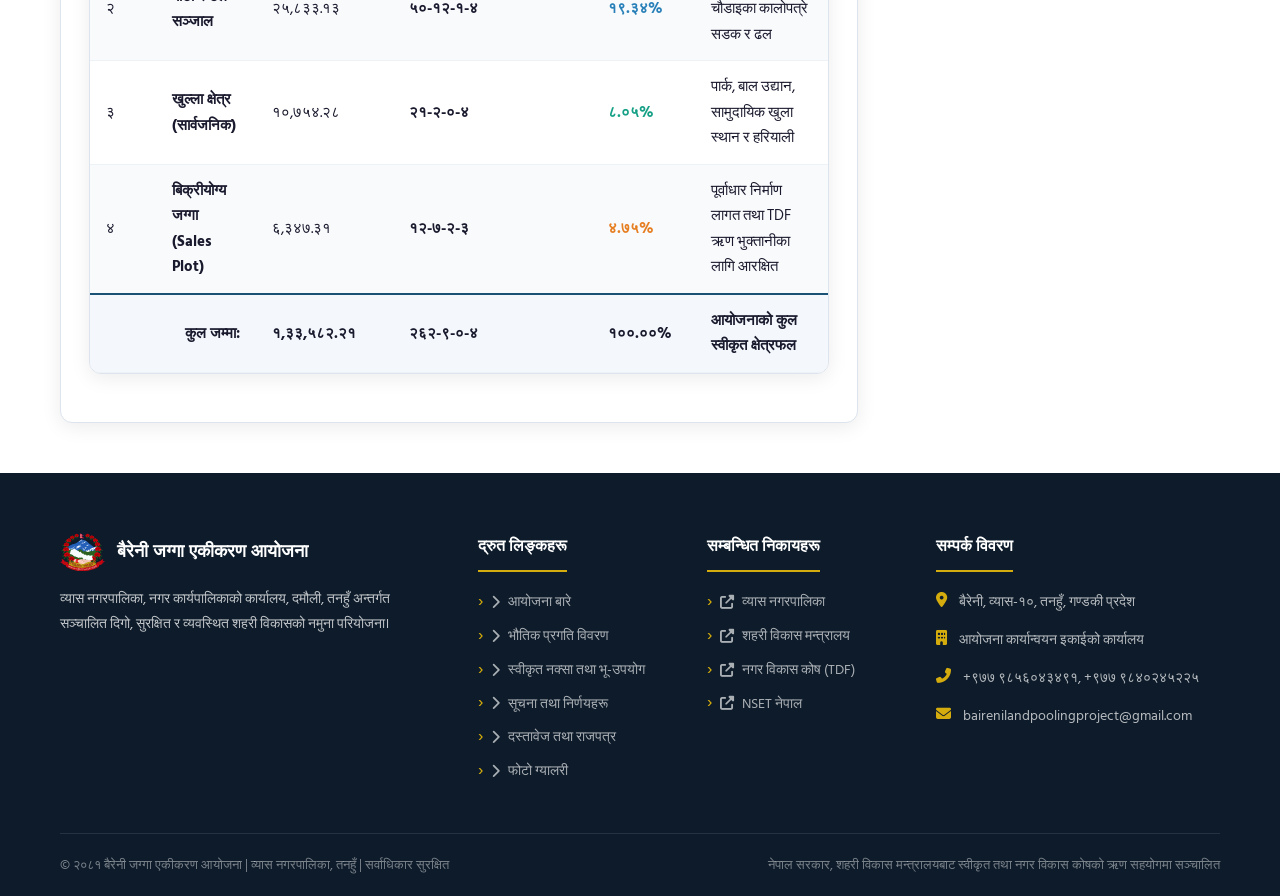
<file: map.html>
<!DOCTYPE html>
<html lang="ne">

<head>
    <meta charset="UTF-8">
    <meta name="viewport" content="width=device-width, initial-scale=1.0">
    <title>नक्सा तथा भू-उपयोग | बैरेनी जग्गा एकीकरण आयोजना - व्यास नगरपालिका, तनहुँ</title>
    <meta name="description"
        content="बैरेनी जग्गा एकीकरण आयोजनाको स्वीकृत चक्लाबन्दी नक्सा, चारकिल्ला, भू-उपयोग वर्गीकरण, सडक सञ्जाल तथा गुगल म्याप अवस्थिति।">
    <link rel="stylesheet" href="css/style.css">
    <link rel="stylesheet" href="https://cdnjs.cloudflare.com/ajax/libs/font-awesome/6.5.0/css/all.min.css">
    <link href="https://fonts.googleapis.com/css2?family=Hind+Siliguri:wght@300;400;500;600;700&display=swap"
        rel="stylesheet">
</head>

<body>

    <!-- Top Bar -->
    <div class="top-bar">
        <div class="container">
            <div class="top-bar-left">
                <span><i class="fas fa-map-marker-alt"></i> बैरेनी, व्यास नगरपालिका-१०, तनहुँ, गण्डकी प्रदेश</span>
                <span><i class="fas fa-phone-alt"></i> ०६५-५६०१६६, ५६०६३२</span>
                <span><i class="fas fa-envelope"></i> info@vyasmun.gov.np</span>
            </div>
            <div class="top-bar-right">
                <a href="https://facebook.com" target="_blank"><i class="fab fa-facebook-f"></i></a>
                <a href="https://youtube.com" target="_blank"><i class="fab fa-youtube"></i></a>
                <a href="contact.html"><i class="fas fa-headset"></i></a>
            </div>
        </div>
    </div>

    <!-- Header -->
    <header class="main-header">
        <div class="container">
            <div class="header-content">
                <div class="logo-section">
                    <img src="images/nepal-emblem.svg" alt="नेपाल सरकार निशान छाप" class="gov-logo">
                    <div class="title-section">
                        <p class="gov-title">नेपाल सरकार | गण्डकी प्रदेश | व्यास नगरपालिका (दमौली, तनहुँ)</p>
                        <h1 class="site-title">बैरेनी जग्गा एकीकरण आयोजना</h1>
                        <p class="site-subtitle">Baireni Land Pooling Project (Phase - I) | Vyas-10, Tanahun</p>
                    </div>
                </div>
                <div class="header-emblem">
                    <div class="emblem-circle">
                        <i class="fas fa-map-marked-alt"></i>
                    </div>
                </div>
            </div>
        </div>
    </header>

    <!-- Navigation -->
    <nav class="main-nav">
        <div class="container">
            <button class="nav-toggle" id="navToggle"><i class="fas fa-bars"></i></button>
            <ul class="nav-menu" id="navMenu">
                <li><a href="index.html"><i class="fas fa-home"></i> गृहपृष्ठ</a></li>
                <li><a href="about.html"><i class="fas fa-info-circle"></i> आयोजना बारे</a></li>
                <li><a href="progress.html"><i class="fas fa-tasks"></i> कार्य प्रगति</a></li>
                <li class="active"><a href="map.html"><i class="fas fa-map-marked-alt"></i> नक्सा तथा भू-उपयोग</a></li>
                <li><a href="news.html"><i class="fas fa-newspaper"></i> सूचना तथा समाचार</a></li>
                <li><a href="documents.html"><i class="fas fa-file-alt"></i> दस्तावेज तथा कानुन</a></li>
                <li><a href="gallery.html"><i class="fas fa-images"></i> फोटो ग्यालरी</a></li>
                <li><a href="contact.html"><i class="fas fa-phone-alt"></i> सम्पर्क तथा सुझाव</a></li>
            </ul>
        </div>
    </nav>

    <!-- Page Hero -->
    <section class="page-hero"
        style="background: linear-gradient(135deg, rgba(13,43,69,0.9), rgba(26,82,118,0.95)), url('images/baireni_masterplan.jpg') center/cover;">
        <div class="container">
            <div class="page-hero-content">
                <h1><i class="fas fa-map-marked-alt"></i> स्वीकृत नक्सा तथा भू-उपयोग योजना</h1>
                <div class="breadcrumb">
                    <a href="index.html">गृहपृष्ठ</a>
                    <i class="fas fa-chevron-right"></i>
                    <span>नक्सा तथा भू-उपयोग</span>
                </div>
            </div>
        </div>
    </section>

    <!-- Main Content -->
    <section class="content-section" style="padding: 50px 0;">
        <div class="container">
            <div style="display:grid; grid-template-columns: 1fr 340px; gap: 35px; align-items: start;">
                <!-- Left Main Map & Tabs -->
                <div>
                    <!-- Tabs -->
                    <div style="display:flex; gap:10px; margin-bottom:20px; flex-wrap:wrap;">
                        <button onclick="switchMap(this, 'google')" class="map-tab active-tab"
                            style="padding:11px 22px; border:2px solid var(--primary); border-radius:8px; background:var(--primary); color:white; cursor:pointer; font-family:'Hind Siliguri',sans-serif; font-size:15px; font-weight:600; transition:all 0.3s;">
                            <i class="fas fa-satellite"></i> गुगल स्याटेलाइट नक्सा (Satellite View)
                        </button>
                        <button onclick="switchMap(this, 'masterplan')" class="map-tab"
                            style="padding:11px 22px; border:2px solid var(--border); border-radius:8px; background:white; color:var(--text-dark); cursor:pointer; font-family:'Hind Siliguri',sans-serif; font-size:15px; font-weight:600; transition:all 0.3s;">
                            <i class="fas fa-drafting-compass"></i> स्वीकृत मास्टरप्लान नक्सा
                        </button>
                        <button onclick="switchMap(this, 'roads')" class="map-tab"
                            style="padding:11px 22px; border:2px solid var(--border); border-radius:8px; background:white; color:var(--text-dark); cursor:pointer; font-family:'Hind Siliguri',sans-serif; font-size:15px; font-weight:600; transition:all 0.3s;">
                            <i class="fas fa-road"></i> सडक सञ्जाल तथा पूर्वाधार
                        </button>
                    </div>

                    <!-- Google Maps Satellite View (DEFAULT ACTIVE) -->
                    <div id="map-google" class="map-view" style="display:block;">
                        <div class="map-interactive-wrapper" style="height: 540px;">
                            <iframe
                                src="https://maps.google.com/maps?q=27.9972881,84.2539553+(Baireni+Land+Pooling+Project,+Vyas-10,+Tanahun)&amp;t=k&amp;z=17&amp;ie=UTF8&amp;iwloc=&amp;output=embed"
                                width="100%" height="100%" style="border:0;" allowfullscreen="" loading="lazy"
                                title="Baireni Land Pooling Project Google Maps Satellite View">
                            </iframe>
                        </div>
                        <div
                            style="display:flex; justify-content:space-between; align-items:center; flex-wrap:wrap; gap:12px; margin-top:12px; padding:14px 18px; background:#fff; border-radius:8px; border:1px solid var(--border);">
                            <div>
                                <span
                                    style="display:inline-block; background:var(--accent); color:#fff; font-size:11px; font-weight:700; padding:2px 8px; border-radius:4px; margin-bottom:4px;">
                                    <i class="fas fa-map-marker-alt"></i> प्रत्यक्ष भू-अवस्थिति (GPS Coordinates)
                                </span>
                                <h4 style="margin:2px 0 4px 0; font-size:16px; color:var(--primary-dark);">बैरेनी जग्गा
                                    एकीकरण आयोजना, व्यास नगरपालिका-१०, तनहुँ</h4>
                                <p style="font-size:13px; color:var(--text-light); margin:0;">
                                    अक्षांश / देशान्तर: <strong>२७°५९'५०.२" उत्तर, ८४°१५'१४.२" पूर्व (27.9972881,
                                        84.2539553)</strong>
                                </p>
                            </div>
                            <div>
                                <a href="https://maps.app.goo.gl/1mKsbAi3sd88psxE6" target="_blank"
                                    rel="noopener noreferrer" class="btn btn-primary"
                                    style="padding:10px 18px; font-size:14px;">
                                    <i class="fas fa-external-link-alt"></i> गुगल म्यापमा खोल्नुहोस्
                                </a>
                            </div>
                        </div>
                    </div>

                    <!-- Masterplan View -->
                    <div id="map-masterplan" class="map-view" style="display:none;">
                        <div class="map-interactive-wrapper">
                            <img src="images/baireni_masterplan.jpg"
                                alt="बैरेनी जग्गा एकीकरण आयोजना स्वीकृत मास्टरप्लान नक्सा" class="map-img-fluid">
                            <div style="padding: 16px 20px; background: #fff; border-top: 1px solid var(--border);">
                                <h4 style="color:var(--primary-dark); margin:0 0 6px 0; font-size:16px;">
                                    <i class="fas fa-check-circle" style="color:var(--success);"></i> बैरेनी जग्गा
                                    एकीकरण आयोजना (प्रथम चरण) - स्वीकृत चक्लाबन्दी नक्सा
                                </h4>
                                <p style="font-size:13.5px; color:var(--text-medium); margin:0;">
                                    मादी नदीको माथिल्लो डिलदेखि व्यास मार्गसम्म फैलिएको २६१ रोपनी क्षेत्रफलमा व्यवस्थित
                                    आवासीय घडेरी, ८/७/६/४ मिटर चौडा सडक, ढल निकास र खुल्ला पार्कहरूको वैज्ञानिक संयोजन।
                                </p>
                            </div>
                        </div>
                    </div>

                    <!-- Road Network View -->
                    <div id="map-roads" class="map-view" style="display:none;">
                        <div class="map-interactive-wrapper">
                            <img src="images/baireni_roads.jpg" alt="सडक सञ्जाल तथा पूर्वाधार" class="map-img-fluid">
                            <div style="padding: 16px 20px; background: #fff; border-top: 1px solid var(--border);">
                                <h4 style="color:var(--primary-dark); margin:0 0 6px 0; font-size:16px;">
                                    <i class="fas fa-road" style="color:var(--primary);"></i> ४,१८१ मिटर आधुनिक सडक
                                    सञ्जाल तथा पूर्वाधार लेआउट
                                </h4>
                                <p style="font-size:13.5px; color:var(--text-medium); margin:0;">
                                    ८ मिटर मुख्य प्रवेश सडक, ७ मिटर द्वितीयक सडक, ६ मिटर आवासीय पहुँच सडक र ४ मिटर शाखा
                                    सडकहरू टिक ड्रेन नाला, बिजुली पोल र भूमिगत खानेपानी सञ्जालसहित।
                                </p>
                            </div>
                        </div>
                    </div>

                    <!-- Official Land Use Table -->
                    <div
                        style="margin-top: 40px; background:#fff; border-radius:var(--radius); padding:28px; box-shadow:var(--shadow); border:1px solid var(--border);">
                        <h3
                            style="color:var(--primary-dark); font-size:20px; margin-bottom:15px; border-bottom:2px solid var(--border); padding-bottom:10px;">
                            <i class="fas fa-table" style="color:var(--secondary); margin-right:8px;"></i> आयोजनाको
                            स्वीकृत भू-उपयोग वर्गीकरण तालिका
                        </h3>
                        <div class="table-responsive">
                            <table class="gov-table">
                                <thead>
                                    <tr>
                                        <th>क्र.सं.</th>
                                        <th>भू-उपयोग वर्ग</th>
                                        <th>क्षेत्रफल (वर्ग मिटर)</th>
                                        <th>क्षेत्रफल (रोपनी-आना-पैसा-दाम)</th>
                                        <th>प्रतिशत (%)</th>
                                        <th>प्रयोजन / कैफियत</th>
                                    </tr>
                                </thead>
                                <tbody>
                                    <tr>
                                        <td>१</td>
                                        <td><strong>विकसित निजी घडेरी</strong></td>
                                        <td>९०,६४७.४९</td>
                                        <td><strong>१७८-२-३-३</strong></td>
                                        <td><span style="color:#27ae60; font-weight:700;">६७.८६%</span></td>
                                        <td>मूल जग्गाधनीहरूलाई फिर्ता गरिने विकसित घडेरी</td>
                                    </tr>
                                    <tr>
                                        <td>२</td>
                                        <td><strong>बाटो र ढल सञ्जाल</strong></td>
                                        <td>२५,८३३.१३</td>
                                        <td><strong>५०-१२-१-४</strong></td>
                                        <td><span style="color:#2980b9; font-weight:700;">१९.३४%</span></td>
                                        <td>८, ७, ६ र ४ मिटर चौडाइका कालोपत्रे सडक र ढल</td>
                                    </tr>
                                    <tr>
                                        <td>३</td>
                                        <td><strong>खुल्ला क्षेत्र (सार्वजनिक)</strong></td>
                                        <td>१०,७५४.२८</td>
                                        <td><strong>२१-२-०-४</strong></td>
                                        <td><span style="color:#16a085; font-weight:700;">८.०५%</span></td>
                                        <td>पार्क, बाल उद्यान, सामुदायिक खुला स्थान र हरियाली</td>
                                    </tr>
                                    <tr>
                                        <td>४</td>
                                        <td><strong>बिक्रीयोग्य जग्गा (Sales Plot)</strong></td>
                                        <td>६,३४७.३१</td>
                                        <td><strong>१२-७-२-३</strong></td>
                                        <td><span style="color:#e67e22; font-weight:700;">४.७५%</span></td>
                                        <td>पूर्वाधार निर्माण लागत तथा TDF ऋण भुक्तानीका लागि आरक्षित</td>
                                    </tr>
                                    <tr
                                        style="background:#f4f7fb; font-weight:700; border-top:2px solid var(--primary);">
                                        <td colspan="2" style="text-align:right;"><strong>कुल जम्मा:</strong></td>
                                        <td><strong>१,३३,५८२.२१</strong></td>
                                        <td><strong>२६२-९-०-४</strong></td>
                                        <td><strong>१००.००%</strong></td>
                                        <td>आयोजनाको कुल स्वीकृत क्षेत्रफल</td>
                                    </tr>
                                </tbody>
                            </table>
                        </div>
                    </div>
                </div>

                <!-- Right Sidebar Details -->
                <div>
                    <!-- Four Boundaries Card -->
                    <div class="card"
                        style="border: 1px solid var(--border); border-top: 5px solid var(--secondary); box-shadow: var(--shadow); margin-bottom: 25px;">
                        <div class="card-body" style="padding: 22px;">
                            <h4
                                style="color:var(--primary-dark); font-size:17px; margin-bottom:14px; border-bottom:1px solid var(--border); padding-bottom:8px;">
                                <i class="fas fa-compass" style="color:var(--secondary); margin-right:6px;"></i> चार
                                किल्ला सीमांकन
                            </h4>
                            <div style="font-size:14px; line-height:2;">
                                <div
                                    style="margin-bottom:10px; padding:8px 12px; background:#f8fafc; border-radius:6px; border-left:3px solid #3498db;">
                                    <strong style="color:var(--primary);">पूर्व:</strong><br>
                                    व्यास मार्ग देखि करिब ५० मिटर भित्र
                                </div>
                                <div
                                    style="margin-bottom:10px; padding:8px 12px; background:#f8fafc; border-radius:6px; border-left:3px solid #e74c3c;">
                                    <strong style="color:#c0392b;">पश्चिम:</strong><br>
                                    मादी नदीले कटान गरी बनेको माथिल्लो डील
                                </div>
                                <div
                                    style="margin-bottom:10px; padding:8px 12px; background:#f8fafc; border-radius:6px; border-left:3px solid #27ae60;">
                                    <strong style="color:#27ae60;">उत्तर:</strong><br>
                                    बोटेनी खोल्सी
                                </div>
                                <div
                                    style="padding:8px 12px; background:#f8fafc; border-radius:6px; border-left:3px solid #f39c12;">
                                    <strong style="color:#d35400;">दक्षिण:</strong><br>
                                    बोटे गाउँ जाने पक्की सडक
                                </div>
                            </div>
                        </div>
                    </div>

                    <!-- Road Hierarchy Card -->
                    <div class="card"
                        style="border: 1px solid var(--border); border-top: 5px solid var(--primary); box-shadow: var(--shadow); margin-bottom: 25px;">
                        <div class="card-body" style="padding: 22px;">
                            <h4
                                style="color:var(--primary-dark); font-size:17px; margin-bottom:14px; border-bottom:1px solid var(--border); padding-bottom:8px;">
                                <i class="fas fa-road" style="color:var(--primary); margin-right:6px;"></i> सडक वर्गीकरण
                                तथा लम्बाइ
                            </h4>
                            <table style="width:100%; border-collapse:collapse; font-size:13.5px;">
                                <tr style="border-bottom:1px solid #eee;">
                                    <td style="padding:8px 0;">८ मिटर सडक</td>
                                    <td style="padding:8px 0; font-weight:700; text-align:right;">४२२ मिटर</td>
                                </tr>
                                <tr style="border-bottom:1px solid #eee;">
                                    <td style="padding:8px 0;">७ मिटर सडक</td>
                                    <td style="padding:8px 0; font-weight:700; text-align:right;">१,२१५ मिटर</td>
                                </tr>
                                <tr style="border-bottom:1px solid #eee;">
                                    <td style="padding:8px 0;">६ मिटर सडक</td>
                                    <td style="padding:8px 0; font-weight:700; text-align:right;">२,२२० मिटर</td>
                                </tr>
                                <tr style="border-bottom:1px solid #eee;">
                                    <td style="padding:8px 0;">४ मिटर सडक</td>
                                    <td style="padding:8px 0; font-weight:700; text-align:right;">३३४ मिटर</td>
                                </tr>
                                <tr style="background:#f8fafc; font-weight:700; color:var(--primary-dark);">
                                    <td style="padding:10px 0;">कुल सडक सञ्जाल</td>
                                    <td style="padding:10px 0; text-align:right;">४,१८१ मिटर</td>
                                </tr>
                            </table>
                        </div>
                    </div>

                    <!-- Contact Map Assistance -->
                    <div class="card"
                        style="background:linear-gradient(135deg, #154360, #1a5276); color:#fff; border-radius:var(--radius);">
                        <div class="card-body" style="padding:22px;">
                            <h4 style="color:#fff; font-size:17px; margin-bottom:10px;">
                                <i class="fas fa-question-circle" style="color:var(--secondary); margin-right:6px;"></i>
                                कित्ता तथा नक्सा सोधपुछ
                            </h4>
                            <p
                                style="font-size:13.5px; color:rgba(255,255,255,0.85); line-height:1.7; margin-bottom:15px;">
                                आफ्नो साविक कित्ता र प्रस्तावित विकसित घडेरीको नक्सा यकिन गर्न आयोजना कार्यान्वयन इकाई
                                (PIU) बैरेनी कार्यालयमा सम्पर्क गर्न सक्नुहुन्छ।
                            </p>
                            <a href="contact.html" class="btn btn-secondary"
                                style="width:100%; justify-content:center; font-size:14px; padding:10px 16px;">
                                <i class="fas fa-phone-alt"></i> अमिन / प्राविधिक सम्पर्क
                            </a>
                        </div>
                    </div>
                </div>
            </div>
        </div>
    </section>

    <!-- Footer -->
    <footer class="main-footer">
        <div class="container">
            <div class="footer-grid">
                <div class="footer-about">
                    <div style="display:flex; align-items:center; gap:12px; margin-bottom:15px;">
                        <img src="images/nepal-emblem.svg" alt="निशान छाप" style="width:45px; height:auto;">
                        <h3 style="margin:0; font-size:18px;">बैरेनी जग्गा एकीकरण आयोजना</h3>
                    </div>
                    <p>व्यास नगरपालिका, नगर कार्यपालिकाको कार्यालय, दमौली, तनहुँ अन्तर्गत सञ्चालित दिगो, सुरक्षित र
                        व्यवस्थित शहरी विकासको नमुना परियोजना।</p>
                </div>
                <div class="footer-links">
                    <h4>द्रुत लिङ्कहरू</h4>
                    <ul>
                        <li><a href="about.html"><i class="fas fa-chevron-right"></i> आयोजना बारे</a></li>
                        <li><a href="progress.html"><i class="fas fa-chevron-right"></i> भौतिक प्रगति विवरण</a></li>
                        <li><a href="map.html"><i class="fas fa-chevron-right"></i> स्वीकृत नक्सा तथा भू-उपयोग</a></li>
                        <li><a href="news.html"><i class="fas fa-chevron-right"></i> सूचना तथा निर्णयहरू</a></li>
                        <li><a href="documents.html"><i class="fas fa-chevron-right"></i> दस्तावेज तथा राजपत्र</a></li>
                        <li><a href="gallery.html"><i class="fas fa-chevron-right"></i> फोटो ग्यालरी</a></li>
                    </ul>
                </div>
                <div class="footer-links">
                    <h4>सम्बन्धित निकायहरू</h4>
                    <ul>
                        <li><a href="https://vyasmun.gov.np" target="_blank"><i class="fas fa-external-link-alt"></i>
                                व्यास नगरपालिका</a></li>
                        <li><a href="https://moud.gov.np" target="_blank"><i class="fas fa-external-link-alt"></i> शहरी
                                विकास मन्त्रालय</a></li>
                        <li><a href="https://tdf.org.np" target="_blank"><i class="fas fa-external-link-alt"></i> नगर
                                विकास कोष (TDF)</a></li>
                        <li><a href="https://nset.org.np" target="_blank"><i class="fas fa-external-link-alt"></i> NSET
                                नेपाल</a></li>
                    </ul>
                </div>
                <div class="footer-contact">
                    <h4>सम्पर्क विवरण</h4>
                    <div class="contact-item"><i class="fas fa-map-marker-alt"></i><span>बैरेनी, व्यास-१०, तनहुँ, गण्डकी
                            प्रदेश</span></div>
                    <div class="contact-item"><i class="fas fa-building"></i><span>आयोजना कार्यान्वयन इकाईको कार्यालय</span></div>
                    <div class="contact-item"><i class="fas fa-phone-alt"></i><span>+९७७ ९८५६०४३४९१, +९७७ ९८४०२४५२२५</span></div>
                    <div class="contact-item"><i class="fas fa-envelope"></i><span>bairenilandpoolingproject@gmail.com</span></div>
                </div>
            </div>
            <div class="footer-bottom">
                <p>© २०८१ बैरेनी जग्गा एकीकरण आयोजना | व्यास नगरपालिका, तनहुँ | सर्वाधिकार सुरक्षित</p>
                <p>नेपाल सरकार, शहरी विकास मन्त्रालयबाट स्वीकृत तथा नगर विकास कोषको ऋण सहयोगमा सञ्चालित</p>
            </div>
        </div>
    </footer>

    <script src="js/main.js"></script>
    <script>
        function switchMap(btn, mapType) {
            document.querySelectorAll('.map-tab').forEach(b => {
                b.style.background = 'white';
                b.style.color = 'var(--text-dark)';
                b.style.borderColor = 'var(--border)';
            });
            btn.style.background = 'var(--primary)';
            btn.style.color = 'white';
            btn.style.borderColor = 'var(--primary)';

            document.querySelectorAll('.map-view').forEach(v => v.style.display = 'none');
            const target = document.getElementById('map-' + mapType);
            if (target) {
                target.style.display = 'block';
            }
        }
    </script>
</body>

</html>
</file>
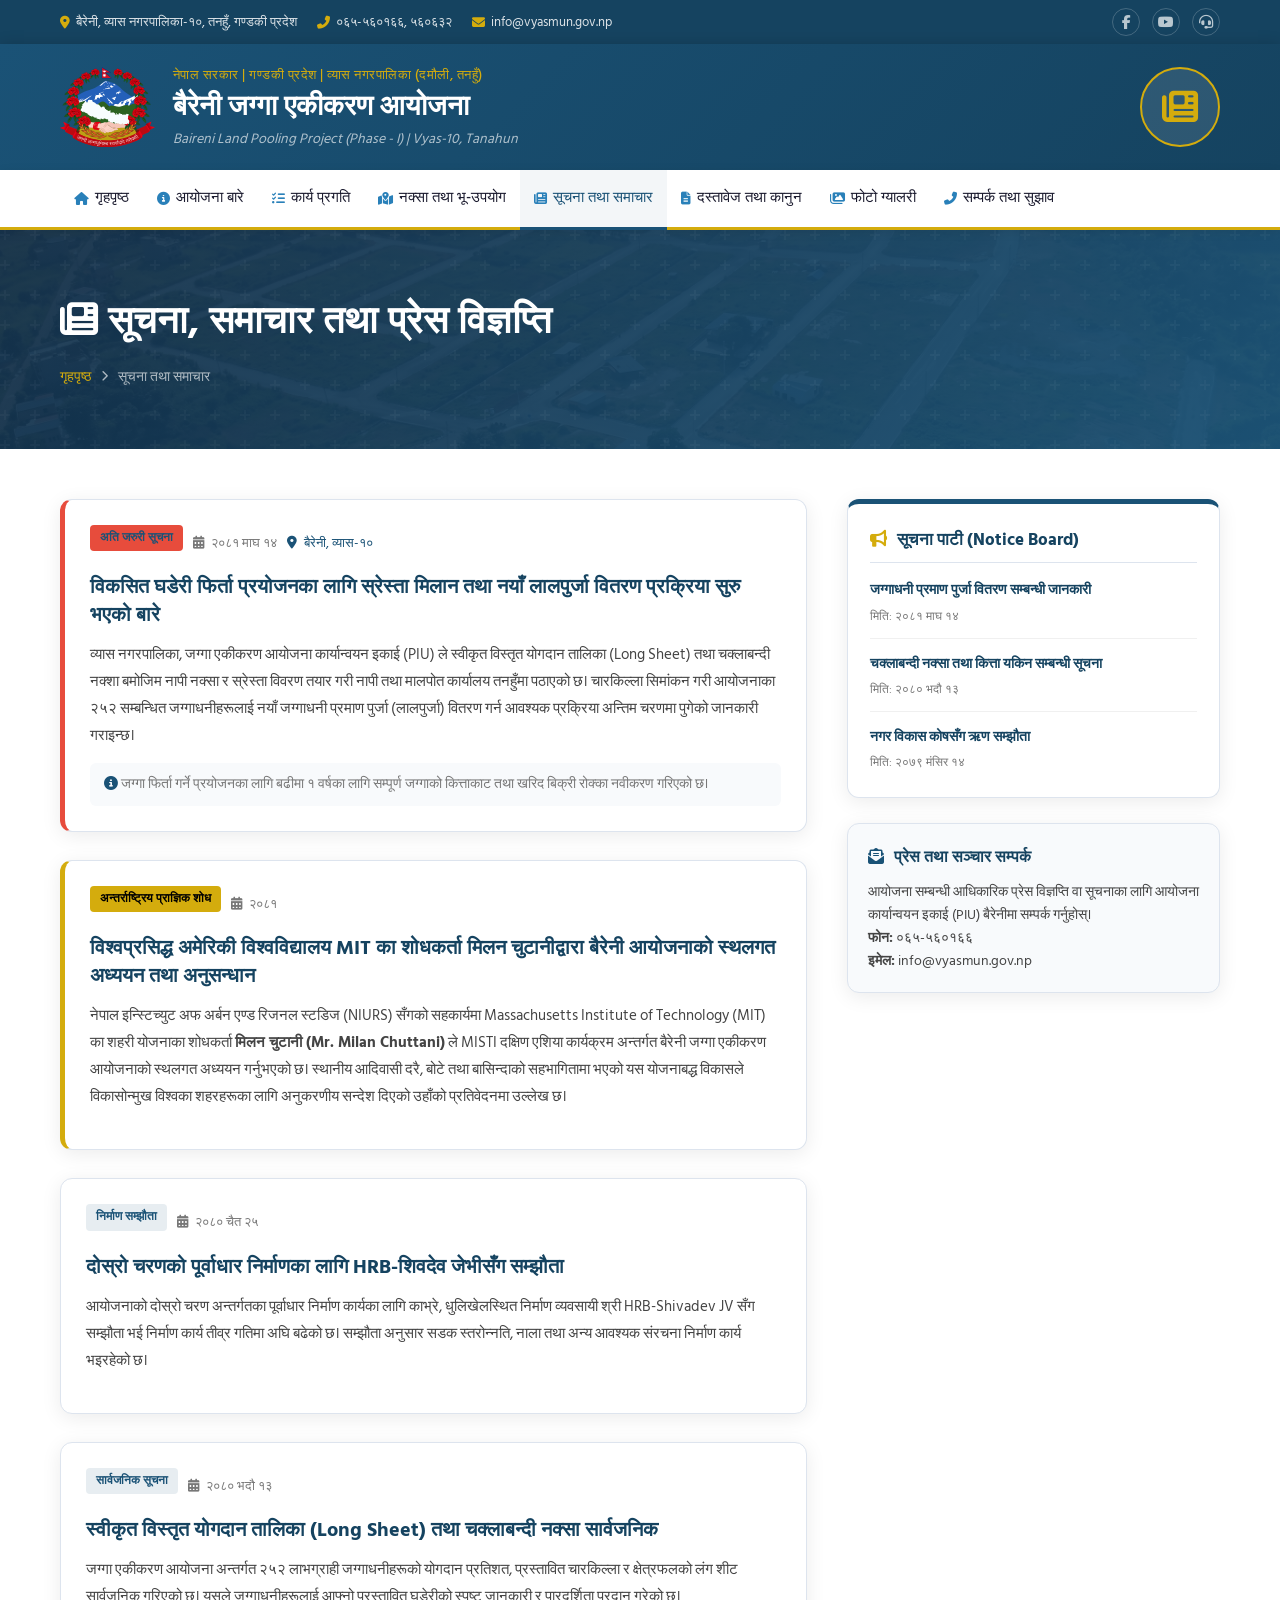
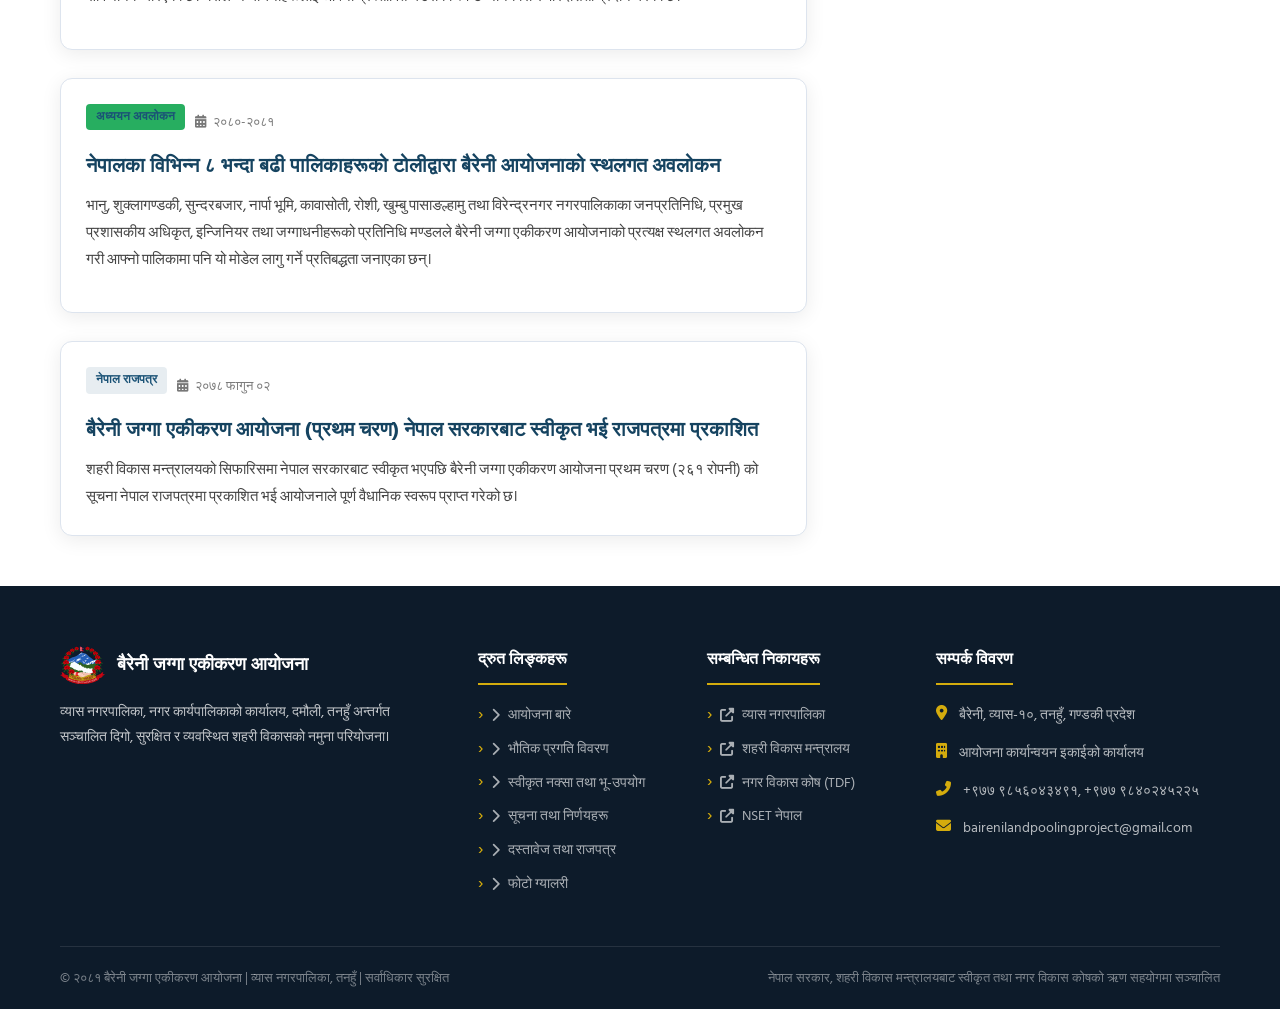
<file: news.html>
<!DOCTYPE html>
<html lang="ne">
<head>
    <meta charset="UTF-8">
    <meta name="viewport" content="width=device-width, initial-scale=1.0">
    <title>सूचना तथा समाचार | बैरेनी जग्गा एकीकरण आयोजना - व्यास नगरपालिका, तनहुँ</title>
    <meta name="description" content="बैरेनी जग्गा एकीकरण आयोजनासम्बन्धी आधिकारिक सार्वजनिक सूचनाहरू, निर्णयहरू, निर्माण सम्झौता तथा गतिविधिहरू।">
    <link rel="stylesheet" href="css/style.css">
    <link rel="stylesheet" href="https://cdnjs.cloudflare.com/ajax/libs/font-awesome/6.5.0/css/all.min.css">
    <link href="https://fonts.googleapis.com/css2?family=Hind+Siliguri:wght@300;400;500;600;700&display=swap" rel="stylesheet">
</head>
<body>

    <!-- Top Bar -->
    <div class="top-bar">
        <div class="container">
            <div class="top-bar-left">
                <span><i class="fas fa-map-marker-alt"></i> बैरेनी, व्यास नगरपालिका-१०, तनहुँ, गण्डकी प्रदेश</span>
                <span><i class="fas fa-phone-alt"></i> ०६५-५६०१६६, ५६०६३२</span>
                <span><i class="fas fa-envelope"></i> info@vyasmun.gov.np</span>
            </div>
            <div class="top-bar-right">
                <a href="https://facebook.com" target="_blank"><i class="fab fa-facebook-f"></i></a>
                <a href="https://youtube.com" target="_blank"><i class="fab fa-youtube"></i></a>
                <a href="contact.html"><i class="fas fa-headset"></i></a>
            </div>
        </div>
    </div>

    <!-- Header -->
    <header class="main-header">
        <div class="container">
            <div class="header-content">
                <div class="logo-section">
                    <img src="images/nepal-emblem.svg" alt="नेपाल सरकार निशान छाप" class="gov-logo">
                    <div class="title-section">
                        <p class="gov-title">नेपाल सरकार | गण्डकी प्रदेश | व्यास नगरपालिका (दमौली, तनहुँ)</p>
                        <h1 class="site-title">बैरेनी जग्गा एकीकरण आयोजना</h1>
                        <p class="site-subtitle">Baireni Land Pooling Project (Phase - I) | Vyas-10, Tanahun</p>
                    </div>
                </div>
                <div class="header-emblem">
                    <div class="emblem-circle">
                        <i class="fas fa-newspaper"></i>
                    </div>
                </div>
            </div>
        </div>
    </header>

    <!-- Navigation -->
    <nav class="main-nav">
        <div class="container">
            <button class="nav-toggle" id="navToggle"><i class="fas fa-bars"></i></button>
            <ul class="nav-menu" id="navMenu">
                <li><a href="index.html"><i class="fas fa-home"></i> गृहपृष्ठ</a></li>
                <li><a href="about.html"><i class="fas fa-info-circle"></i> आयोजना बारे</a></li>
                <li><a href="progress.html"><i class="fas fa-tasks"></i> कार्य प्रगति</a></li>
                <li><a href="map.html"><i class="fas fa-map-marked-alt"></i> नक्सा तथा भू-उपयोग</a></li>
                <li class="active"><a href="news.html"><i class="fas fa-newspaper"></i> सूचना तथा समाचार</a></li>
                <li><a href="documents.html"><i class="fas fa-file-alt"></i> दस्तावेज तथा कानुन</a></li>
                <li><a href="gallery.html"><i class="fas fa-images"></i> फोटो ग्यालरी</a></li>
                <li><a href="contact.html"><i class="fas fa-phone-alt"></i> सम्पर्क तथा सुझाव</a></li>
            </ul>
        </div>
    </nav>

    <!-- Page Hero -->
    <section class="page-hero" style="background: linear-gradient(135deg, rgba(13,43,69,0.9), rgba(26,82,118,0.95)), url('images/baireni_aerial.jpg') center/cover;">
        <div class="container">
            <div class="page-hero-content">
                <h1><i class="fas fa-newspaper"></i> सूचना, समाचार तथा प्रेस विज्ञप्ति</h1>
                <div class="breadcrumb">
                    <a href="index.html">गृहपृष्ठ</a>
                    <i class="fas fa-chevron-right"></i>
                    <span>सूचना तथा समाचार</span>
                </div>
            </div>
        </div>
    </section>

    <!-- News Grid -->
    <section class="content-section" style="padding: 50px 0;">
        <div class="container">
            <div style="display:grid; grid-template-columns: 2fr 1fr; gap: 40px; align-items: start;">
                <!-- Main News List -->
                <div style="display:flex; flex-direction:column; gap: 28px;">

                    <!-- News 1 (Latest Official Notice) -->
                    <div class="card" style="border:1px solid var(--border); border-left:5px solid var(--accent); box-shadow:var(--shadow);">
                        <div class="card-body" style="padding:25px;">
                            <div style="display:flex; align-items:center; gap:10px; margin-bottom:12px; flex-wrap:wrap;">
                                <span class="news-tag" style="background:var(--accent);">अति जरुरी सूचना</span>
                                <span style="font-size:13px; color:var(--text-light);"><i class="fas fa-calendar-alt" style="margin-right:4px;"></i> २०८१ माघ १४</span>
                                <span style="font-size:13px; color:var(--primary);"><i class="fas fa-map-marker-alt" style="margin-right:4px;"></i> बैरेनी, व्यास-१०</span>
                            </div>
                            <h3 style="font-size:20px; color:var(--primary-dark); margin-bottom:12px; line-height:1.4;">
                                विकसित घडेरी फिर्ता प्रयोजनका लागि स्रेस्ता मिलान तथा नयाँ लालपुर्जा वितरण प्रक्रिया सुरु भएको बारे
                            </h3>
                            <p style="font-size:15px; color:var(--text-medium); line-height:1.8; margin-bottom:14px;">
                                व्यास नगरपालिका, जग्गा एकीकरण आयोजना कार्यान्वयन इकाई (PIU) ले स्वीकृत विस्तृत योगदान तालिका (Long Sheet) तथा चक्लाबन्दी नक्शा बमोजिम नापी नक्सा र स्रेस्ता विवरण तयार गरी नापी तथा मालपोत कार्यालय तनहुँमा पठाएको छ। चारकिल्ला सिमांकन गरी आयोजनाका २५२ सम्बन्धित जग्गाधनीहरूलाई नयाँ जग्गाधनी प्रमाण पुर्जा (लालपुर्जा) वितरण गर्न आवश्यक प्रक्रिया अन्तिम चरणमा पुगेको जानकारी गराइन्छ।
                            </p>
                            <div style="font-size:13.5px; color:var(--text-light); background:#f8fafc; padding:10px 14px; border-radius:6px;">
                                <i class="fas fa-info-circle" style="color:var(--primary);"></i> जग्गा फिर्ता गर्ने प्रयोजनका लागि बढीमा १ वर्षका लागि सम्पूर्ण जग्गाको कित्ताकाट तथा खरिद बिक्री रोक्का नवीकरण गरिएको छ।
                            </div>
                        </div>
                    </div>

                    <!-- News 2 (MIT Research) -->
                    <div class="card" style="border:1px solid var(--border); border-left:5px solid var(--secondary); box-shadow:var(--shadow);">
                        <div class="card-body" style="padding:25px;">
                            <div style="display:flex; align-items:center; gap:10px; margin-bottom:12px; flex-wrap:wrap;">
                                <span class="news-tag" style="background:var(--secondary); color:#000;">अन्तर्राष्ट्रिय प्राज्ञिक शोध</span>
                                <span style="font-size:13px; color:var(--text-light);"><i class="fas fa-calendar-alt" style="margin-right:4px;"></i> २०८१</span>
                            </div>
                            <h3 style="font-size:20px; color:var(--primary-dark); margin-bottom:12px; line-height:1.4;">
                                विश्वप्रसिद्ध अमेरिकी विश्वविद्यालय MIT का शोधकर्ता मिलन चुटानीद्वारा बैरेनी आयोजनाको स्थलगत अध्ययन तथा अनुसन्धान
                            </h3>
                            <p style="font-size:15px; color:var(--text-medium); line-height:1.8; margin-bottom:14px;">
                                नेपाल इन्स्टिच्युट अफ अर्बन एण्ड रिजनल स्टडिज (NIURS) सँगको सहकार्यमा Massachusetts Institute of Technology (MIT) का शहरी योजनाका शोधकर्ता <strong>मिलन चुटानी (Mr. Milan Chuttani)</strong> ले MISTI दक्षिण एशिया कार्यक्रम अन्तर्गत बैरेनी जग्गा एकीकरण आयोजनाको स्थलगत अध्ययन गर्नुभएको छ। स्थानीय आदिवासी दरै, बोटे तथा बासिन्दाको सहभागितामा भएको यस योजनाबद्ध विकासले विकासोन्मुख विश्वका शहरहरूका लागि अनुकरणीय सन्देश दिएको उहाँको प्रतिवेदनमा उल्लेख छ।
                            </p>
                        </div>
                    </div>

                    <!-- News 3 (Contract 2) -->
                    <div class="card" style="border:1px solid var(--border); box-shadow:var(--shadow);">
                        <div class="card-body" style="padding:25px;">
                            <div style="display:flex; align-items:center; gap:10px; margin-bottom:12px; flex-wrap:wrap;">
                                <span class="news-tag">निर्माण सम्झौता</span>
                                <span style="font-size:13px; color:var(--text-light);"><i class="fas fa-calendar-alt" style="margin-right:4px;"></i> २०८० चैत २५</span>
                            </div>
                            <h3 style="font-size:20px; color:var(--primary-dark); margin-bottom:12px; line-height:1.4;">
                                दोस्रो चरणको पूर्वाधार निर्माणका लागि HRB-शिवदेव जेभीसँग सम्झौता
                            </h3>
                            <p style="font-size:15px; color:var(--text-medium); line-height:1.8; margin-bottom:14px;">
                                आयोजनाको दोस्रो चरण अन्तर्गतका पूर्वाधार निर्माण कार्यका लागि काभ्रे, धुलिखेलस्थित निर्माण व्यवसायी श्री HRB-Shivadev JV सँग सम्झौता भई निर्माण कार्य तीव्र गतिमा अघि बढेको छ। सम्झौता अनुसार सडक स्तरोन्नति, नाला तथा अन्य आवश्यक संरचना निर्माण कार्य भइरहेको छ।
                            </p>
                        </div>
                    </div>

                    <!-- News 4 (Long Sheet Notice) -->
                    <div class="card" style="border:1px solid var(--border); box-shadow:var(--shadow);">
                        <div class="card-body" style="padding:25px;">
                            <div style="display:flex; align-items:center; gap:10px; margin-bottom:12px; flex-wrap:wrap;">
                                <span class="news-tag">सार्वजनिक सूचना</span>
                                <span style="font-size:13px; color:var(--text-light);"><i class="fas fa-calendar-alt" style="margin-right:4px;"></i> २०८० भदौ १३</span>
                            </div>
                            <h3 style="font-size:20px; color:var(--primary-dark); margin-bottom:12px; line-height:1.4;">
                                स्वीकृत विस्तृत योगदान तालिका (Long Sheet) तथा चक्लाबन्दी नक्सा सार्वजनिक
                            </h3>
                            <p style="font-size:15px; color:var(--text-medium); line-height:1.8; margin-bottom:14px;">
                                जग्गा एकीकरण आयोजना अन्तर्गत २५२ लाभग्राही जग्गाधनीहरूको योगदान प्रतिशत, प्रस्तावित चारकिल्ला र क्षेत्रफलको लंग शीट सार्वजनिक गरिएको छ। यसले जग्गाधनीहरूलाई आफ्नो प्रस्तावित घडेरीको स्पष्ट जानकारी र पारदर्शिता प्रदान गरेको छ।
                            </p>
                        </div>
                    </div>

                    <!-- News 5 (Study Tours) -->
                    <div class="card" style="border:1px solid var(--border); box-shadow:var(--shadow);">
                        <div class="card-body" style="padding:25px;">
                            <div style="display:flex; align-items:center; gap:10px; margin-bottom:12px; flex-wrap:wrap;">
                                <span class="news-tag" style="background:#27ae60;">अध्ययन अवलोकन</span>
                                <span style="font-size:13px; color:var(--text-light);"><i class="fas fa-calendar-alt" style="margin-right:4px;"></i> २०८०-२०८१</span>
                            </div>
                            <h3 style="font-size:20px; color:var(--primary-dark); margin-bottom:12px; line-height:1.4;">
                                नेपालका विभिन्न ८ भन्दा बढी पालिकाहरूको टोलीद्वारा बैरेनी आयोजनाको स्थलगत अवलोकन
                            </h3>
                            <p style="font-size:15px; color:var(--text-medium); line-height:1.8; margin-bottom:14px;">
                                भानु, शुक्लागण्डकी, सुन्दरबजार, नार्पा भूमि, कावासोती, रोशी, खुम्बु पासाङल्हामु तथा विरेन्द्रनगर नगरपालिकाका जनप्रतिनिधि, प्रमुख प्रशासकीय अधिकृत, इन्जिनियर तथा जग्गाधनीहरूको प्रतिनिधि मण्डलले बैरेनी जग्गा एकीकरण आयोजनाको प्रत्यक्ष स्थलगत अवलोकन गरी आफ्नो पालिकामा पनि यो मोडेल लागु गर्ने प्रतिबद्धता जनाएका छन्।
                            </p>
                        </div>
                    </div>

                    <!-- News 6 (Gazette Notice) -->
                    <div class="card" style="border:1px solid var(--border); box-shadow:var(--shadow);">
                        <div class="card-body" style="padding:25px;">
                            <div style="display:flex; align-items:center; gap:10px; margin-bottom:12px; flex-wrap:wrap;">
                                <span class="news-tag">नेपाल राजपत्र</span>
                                <span style="font-size:13px; color:var(--text-light);"><i class="fas fa-calendar-alt" style="margin-right:4px;"></i> २०७८ फागुन ०२</span>
                            </div>
                            <h3 style="font-size:20px; color:var(--primary-dark); margin-bottom:12px; line-height:1.4;">
                                बैरेनी जग्गा एकीकरण आयोजना (प्रथम चरण) नेपाल सरकारबाट स्वीकृत भई राजपत्रमा प्रकाशित
                            </h3>
                            <p style="font-size:15px; color:var(--text-medium); line-height:1.8;">
                                शहरी विकास मन्त्रालयको सिफारिसमा नेपाल सरकारबाट स्वीकृत भएपछि बैरेनी जग्गा एकीकरण आयोजना प्रथम चरण (२६१ रोपनी) को सूचना नेपाल राजपत्रमा प्रकाशित भई आयोजनाले पूर्ण वैधानिक स्वरूप प्राप्त गरेको छ।
                            </p>
                        </div>
                    </div>
                </div>

                <!-- Right Sidebar -->
                <div>
                    <!-- Notice Board Box -->
                    <div class="card" style="border:1px solid var(--border); border-top:5px solid var(--primary); box-shadow:var(--shadow); margin-bottom:25px;">
                        <div class="card-body" style="padding:22px;">
                            <h4 style="color:var(--primary-dark); font-size:17px; margin-bottom:14px; border-bottom:1px solid var(--border); padding-bottom:8px;">
                                <i class="fas fa-bullhorn" style="color:var(--secondary); margin-right:6px;"></i> सूचना पाटी (Notice Board)
                            </h4>
                            <ul style="font-size:14px; line-height:1.8; color:var(--text-dark);">
                                <li style="margin-bottom:12px; padding-bottom:10px; border-bottom:1px solid #f0f0f0;">
                                    <a href="#" style="color:var(--primary-dark); font-weight:600;">जग्गाधनी प्रमाण पुर्जा वितरण सम्बन्धी जानकारी</a><br>
                                    <small style="color:var(--text-light);">मिति: २०८१ माघ १४</small>
                                </li>
                                <li style="margin-bottom:12px; padding-bottom:10px; border-bottom:1px solid #f0f0f0;">
                                    <a href="#" style="color:var(--primary-dark); font-weight:600;">चक्लाबन्दी नक्सा तथा कित्ता यकिन सम्बन्धी सूचना</a><br>
                                    <small style="color:var(--text-light);">मिति: २०८० भदौ १३</small>
                                </li>
                                <li>
                                    <a href="#" style="color:var(--primary-dark); font-weight:600;">नगर विकास कोषसँग ऋण सम्झौता</a><br>
                                    <small style="color:var(--text-light);">मिति: २०७९ मंसिर १४</small>
                                </li>
                            </ul>
                        </div>
                    </div>

                    <!-- Contact Card -->
                    <div class="card" style="background:#f8fafc; border:1px solid var(--border); padding:20px; border-radius:var(--radius);">
                        <h4 style="color:var(--primary-dark); font-size:16px; margin-bottom:10px;">
                            <i class="fas fa-envelope-open-text" style="color:var(--primary); margin-right:6px;"></i> प्रेस तथा सञ्चार सम्पर्क
                        </h4>
                        <p style="font-size:13.5px; color:var(--text-medium); line-height:1.7;">
                            आयोजना सम्बन्धी आधिकारिक प्रेस विज्ञप्ति वा सूचनाका लागि आयोजना कार्यान्वयन इकाई (PIU) बैरेनीमा सम्पर्क गर्नुहोस्।<br>
                            <strong>फोन:</strong> ०६५-५६०१६६<br>
                            <strong>इमेल:</strong> info@vyasmun.gov.np
                        </p>
                    </div>
                </div>
            </div>
        </div>
    </section>

    <!-- Footer -->
    <footer class="main-footer">
        <div class="container">
            <div class="footer-grid">
                <div class="footer-about">
                    <div style="display:flex; align-items:center; gap:12px; margin-bottom:15px;">
                        <img src="images/nepal-emblem.svg" alt="निशान छाप" style="width:45px; height:auto;">
                        <h3 style="margin:0; font-size:18px;">बैरेनी जग्गा एकीकरण आयोजना</h3>
                    </div>
                    <p>व्यास नगरपालिका, नगर कार्यपालिकाको कार्यालय, दमौली, तनहुँ अन्तर्गत सञ्चालित दिगो, सुरक्षित र व्यवस्थित शहरी विकासको नमुना परियोजना।</p>
                </div>
                <div class="footer-links">
                    <h4>द्रुत लिङ्कहरू</h4>
                    <ul>
                        <li><a href="about.html"><i class="fas fa-chevron-right"></i> आयोजना बारे</a></li>
                        <li><a href="progress.html"><i class="fas fa-chevron-right"></i> भौतिक प्रगति विवरण</a></li>
                        <li><a href="map.html"><i class="fas fa-chevron-right"></i> स्वीकृत नक्सा तथा भू-उपयोग</a></li>
                        <li><a href="news.html"><i class="fas fa-chevron-right"></i> सूचना तथा निर्णयहरू</a></li>
                        <li><a href="documents.html"><i class="fas fa-chevron-right"></i> दस्तावेज तथा राजपत्र</a></li>
                        <li><a href="gallery.html"><i class="fas fa-chevron-right"></i> फोटो ग्यालरी</a></li>
                    </ul>
                </div>
                <div class="footer-links">
                    <h4>सम्बन्धित निकायहरू</h4>
                    <ul>
                        <li><a href="https://vyasmun.gov.np" target="_blank"><i class="fas fa-external-link-alt"></i> व्यास नगरपालिका</a></li>
                        <li><a href="https://moud.gov.np" target="_blank"><i class="fas fa-external-link-alt"></i> शहरी विकास मन्त्रालय</a></li>
                        <li><a href="https://tdf.org.np" target="_blank"><i class="fas fa-external-link-alt"></i> नगर विकास कोष (TDF)</a></li>
                        <li><a href="https://nset.org.np" target="_blank"><i class="fas fa-external-link-alt"></i> NSET नेपाल</a></li>
                    </ul>
                </div>
                <div class="footer-contact">
                    <h4>सम्पर्क विवरण</h4>
                    <div class="contact-item"><i class="fas fa-map-marker-alt"></i><span>बैरेनी, व्यास-१०, तनहुँ, गण्डकी प्रदेश</span></div>
                    <div class="contact-item"><i class="fas fa-building"></i><span>आयोजना कार्यान्वयन इकाईको कार्यालय</span></div>
                    <div class="contact-item"><i class="fas fa-phone-alt"></i><span>+९७७ ९८५६०४३४९१, +९७७ ९८४०२४५२२५</span></div>
                    <div class="contact-item"><i class="fas fa-envelope"></i><span>bairenilandpoolingproject@gmail.com</span></div>
                </div>
            </div>
            <div class="footer-bottom">
                <p>© २०८१ बैरेनी जग्गा एकीकरण आयोजना | व्यास नगरपालिका, तनहुँ | सर्वाधिकार सुरक्षित</p>
                <p>नेपाल सरकार, शहरी विकास मन्त्रालयबाट स्वीकृत तथा नगर विकास कोषको ऋण सहयोगमा सञ्चालित</p>
            </div>
        </div>
    </footer>

    <script src="js/main.js"></script>
</body>
</html>
</file>
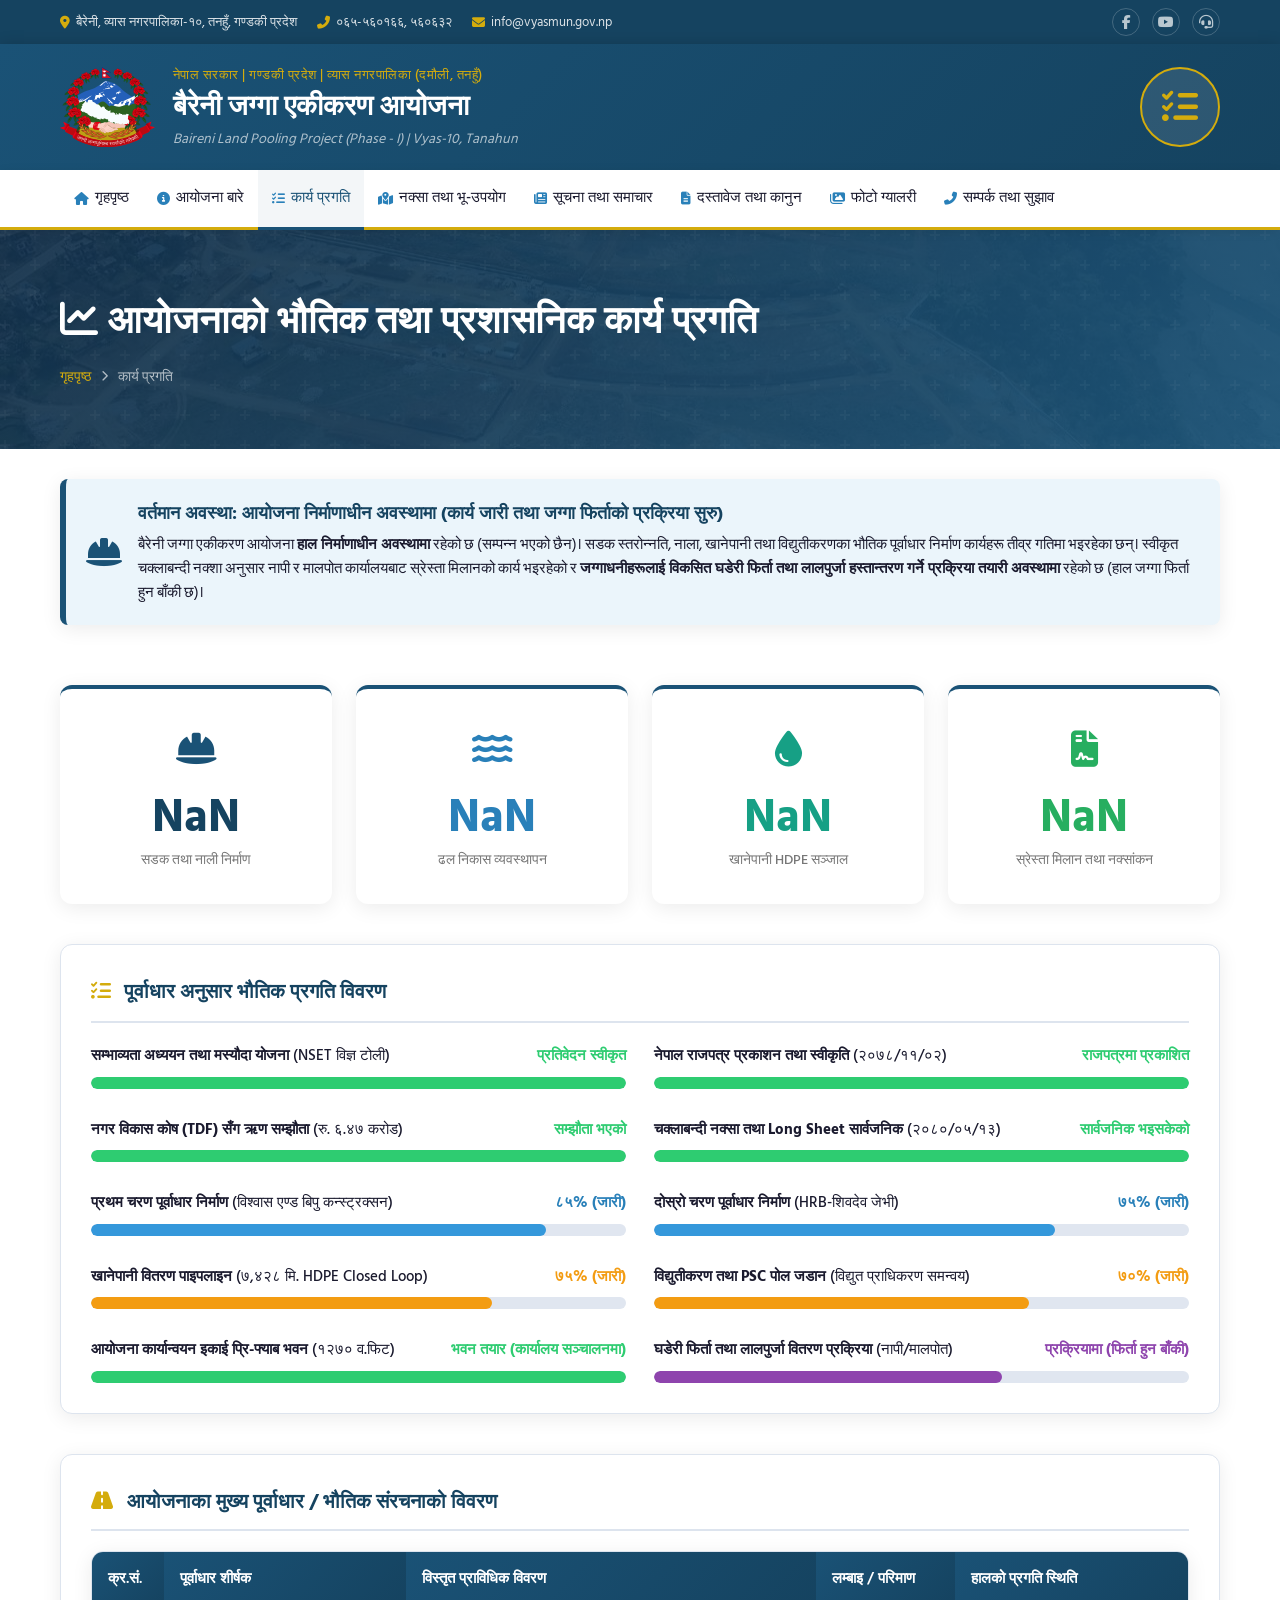
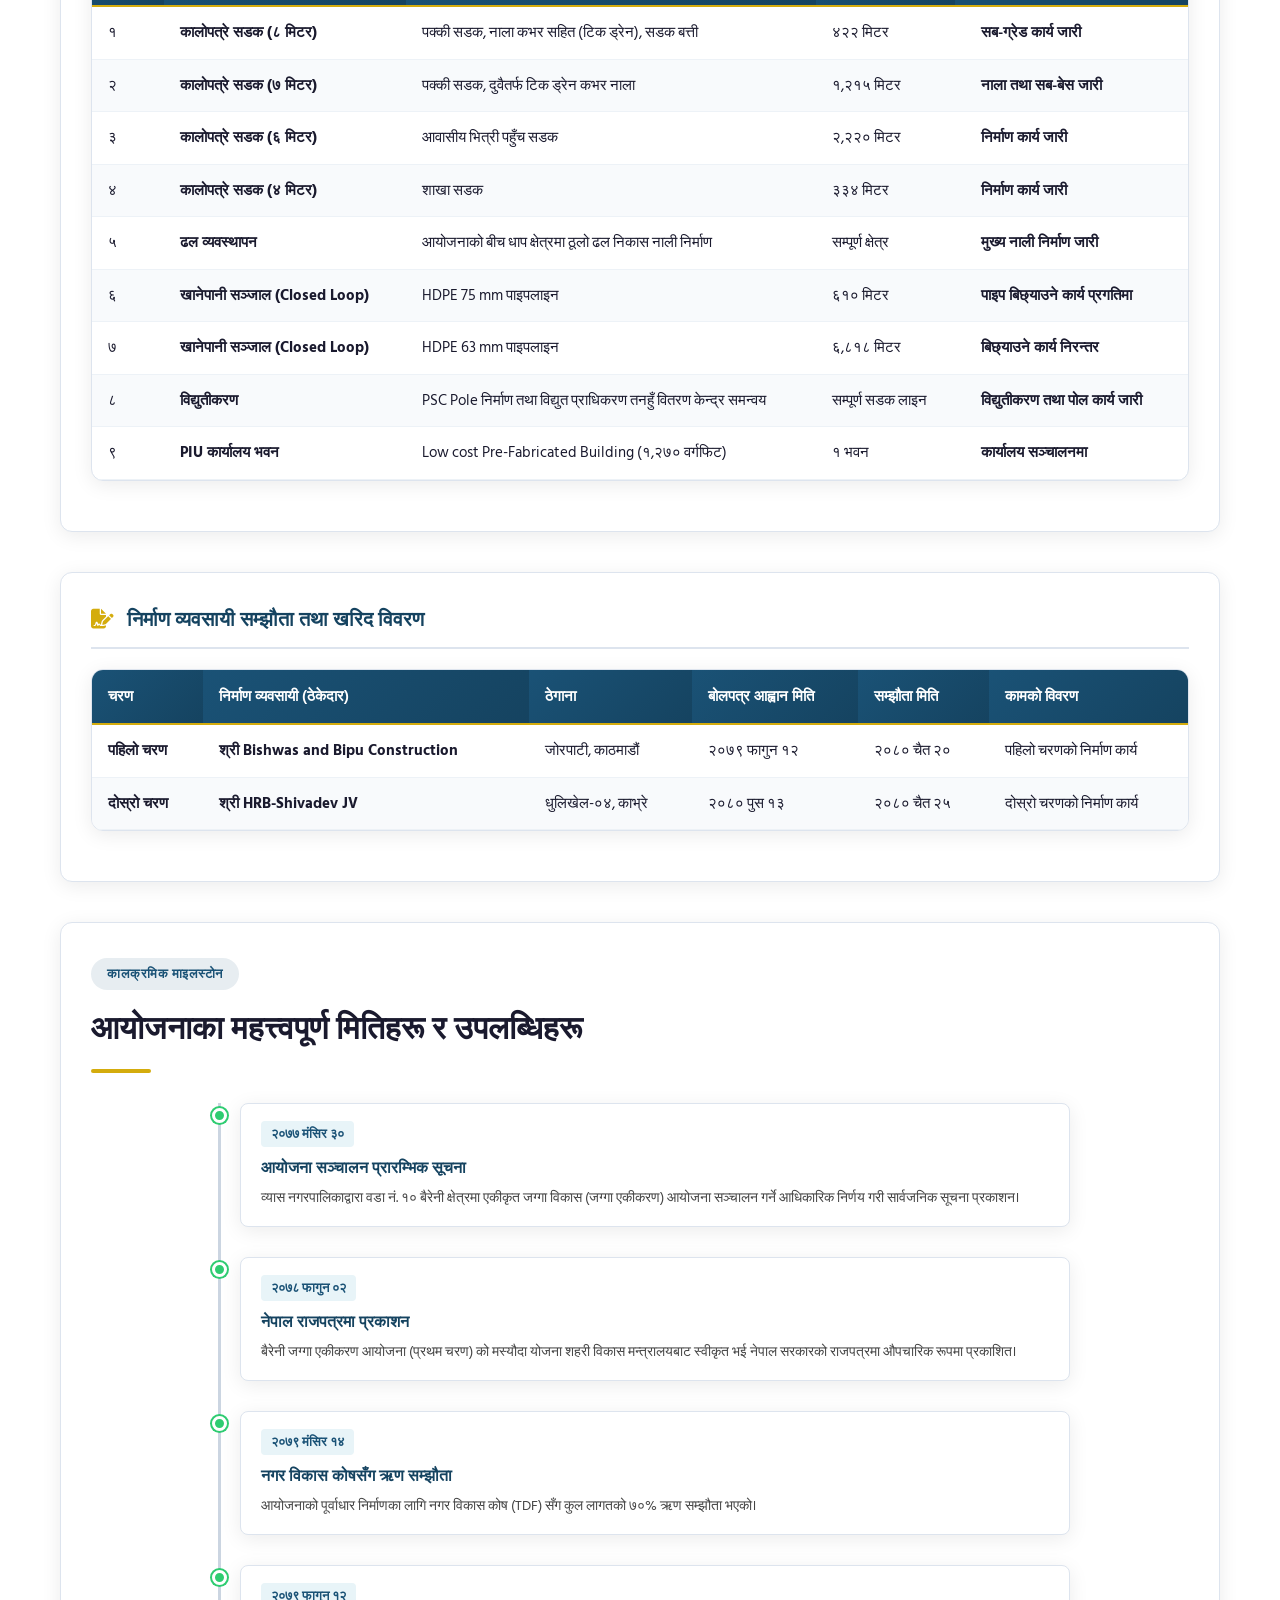
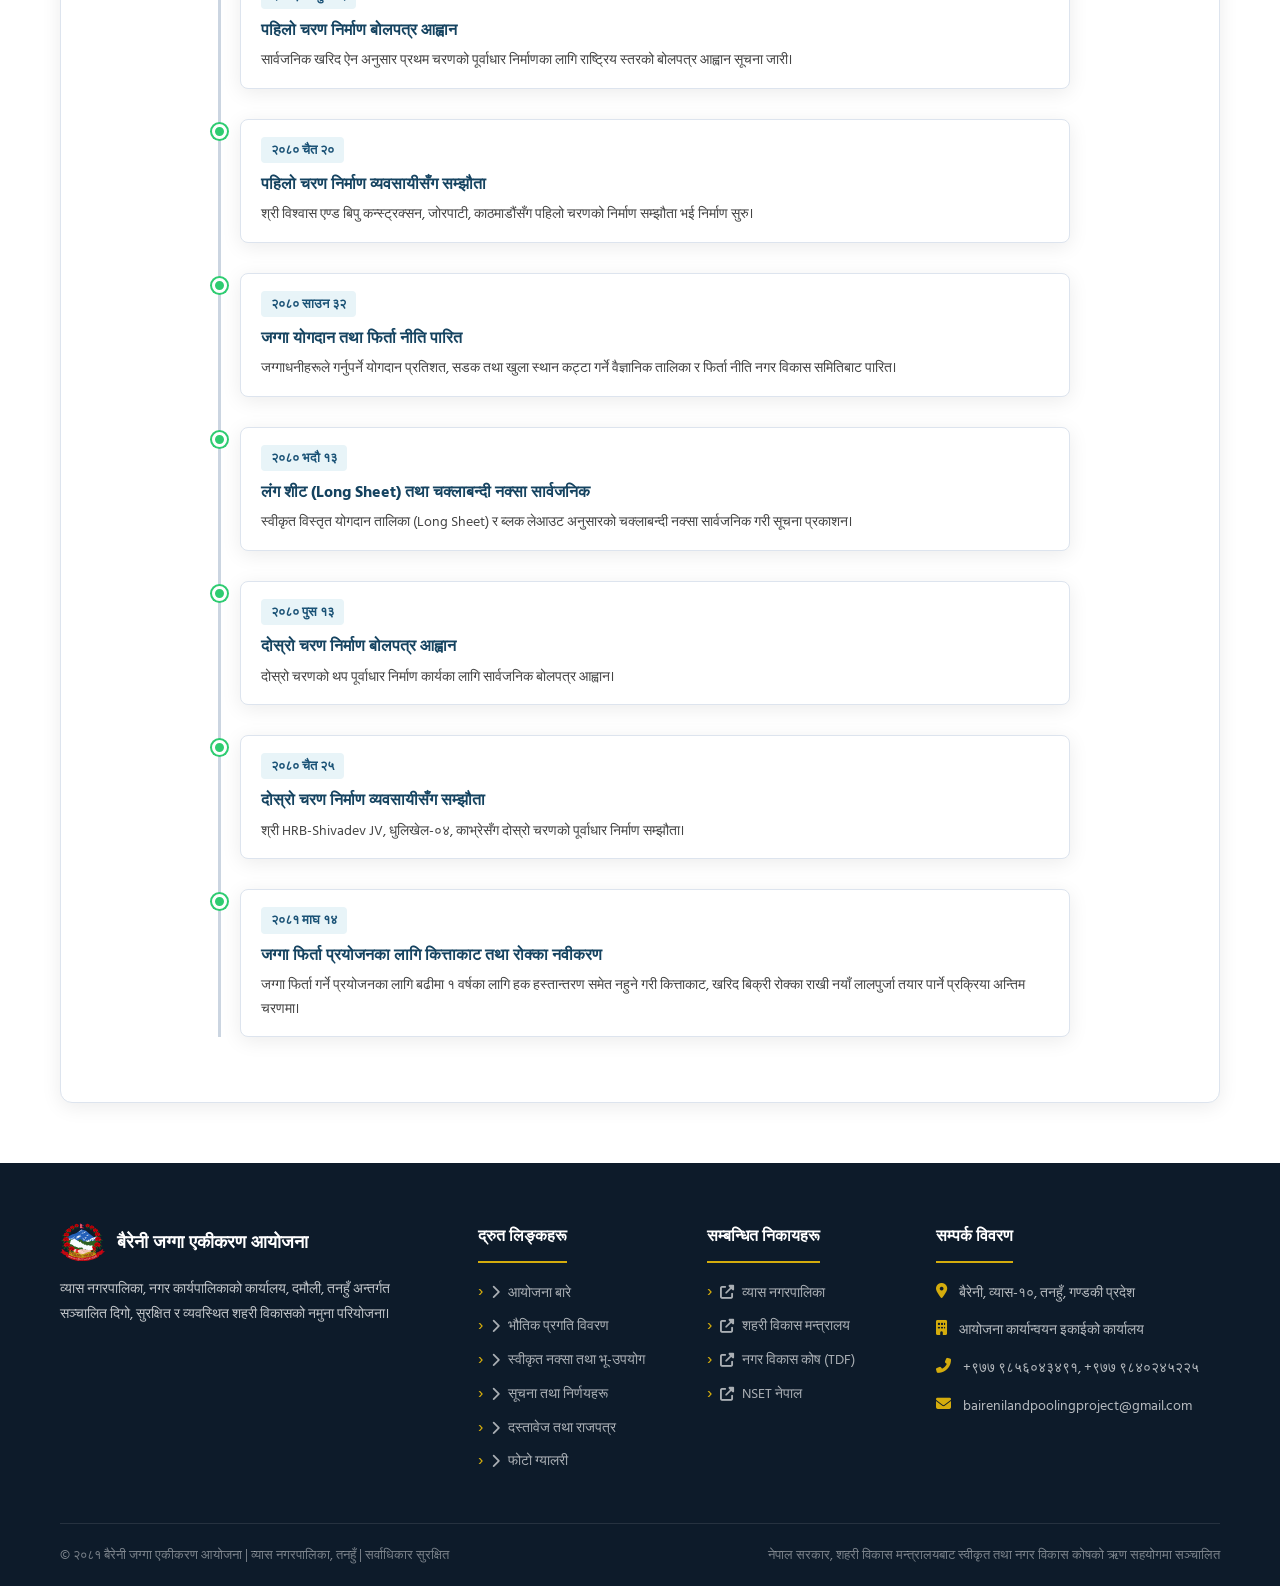
<file: progress.html>
<!DOCTYPE html>
<html lang="ne">
<head>
    <meta charset="UTF-8">
    <meta name="viewport" content="width=device-width, initial-scale=1.0">
    <title>कार्य प्रगति तथा माइलस्टोन | बैरेनी जग्गा एकीकरण आयोजना - व्यास नगरपालिका, तनहुँ</title>
    <meta name="description" content="बैरेनी जग्गा एकीकरण आयोजनाको भौतिक पूर्वाधार निर्माण, कानुनी प्रक्रिया, सम्झौताहरू, महत्त्वपूर्ण मितिहरू र हालको कार्य प्रगति।">
    <link rel="stylesheet" href="css/style.css">
    <link rel="stylesheet" href="https://cdnjs.cloudflare.com/ajax/libs/font-awesome/6.5.0/css/all.min.css">
    <link href="https://fonts.googleapis.com/css2?family=Hind+Siliguri:wght@300;400;500;600;700&display=swap" rel="stylesheet">
</head>
<body>

    <!-- Top Bar -->
    <div class="top-bar">
        <div class="container">
            <div class="top-bar-left">
                <span><i class="fas fa-map-marker-alt"></i> बैरेनी, व्यास नगरपालिका-१०, तनहुँ, गण्डकी प्रदेश</span>
                <span><i class="fas fa-phone-alt"></i> ०६५-५६०१६६, ५६०६३२</span>
                <span><i class="fas fa-envelope"></i> info@vyasmun.gov.np</span>
            </div>
            <div class="top-bar-right">
                <a href="https://facebook.com" target="_blank"><i class="fab fa-facebook-f"></i></a>
                <a href="https://youtube.com" target="_blank"><i class="fab fa-youtube"></i></a>
                <a href="contact.html"><i class="fas fa-headset"></i></a>
            </div>
        </div>
    </div>

    <!-- Header -->
    <header class="main-header">
        <div class="container">
            <div class="header-content">
                <div class="logo-section">
                    <img src="images/nepal-emblem.svg" alt="नेपाल सरकार निशान छाप" class="gov-logo">
                    <div class="title-section">
                        <p class="gov-title">नेपाल सरकार | गण्डकी प्रदेश | व्यास नगरपालिका (दमौली, तनहुँ)</p>
                        <h1 class="site-title">बैरेनी जग्गा एकीकरण आयोजना</h1>
                        <p class="site-subtitle">Baireni Land Pooling Project (Phase - I) | Vyas-10, Tanahun</p>
                    </div>
                </div>
                <div class="header-emblem">
                    <div class="emblem-circle">
                        <i class="fas fa-tasks"></i>
                    </div>
                </div>
            </div>
        </div>
    </header>

    <!-- Navigation -->
    <nav class="main-nav">
        <div class="container">
            <button class="nav-toggle" id="navToggle"><i class="fas fa-bars"></i></button>
            <ul class="nav-menu" id="navMenu">
                <li><a href="index.html"><i class="fas fa-home"></i> गृहपृष्ठ</a></li>
                <li><a href="about.html"><i class="fas fa-info-circle"></i> आयोजना बारे</a></li>
                <li class="active"><a href="progress.html"><i class="fas fa-tasks"></i> कार्य प्रगति</a></li>
                <li><a href="map.html"><i class="fas fa-map-marked-alt"></i> नक्सा तथा भू-उपयोग</a></li>
                <li><a href="news.html"><i class="fas fa-newspaper"></i> सूचना तथा समाचार</a></li>
                <li><a href="documents.html"><i class="fas fa-file-alt"></i> दस्तावेज तथा कानुन</a></li>
                <li><a href="gallery.html"><i class="fas fa-images"></i> फोटो ग्यालरी</a></li>
                <li><a href="contact.html"><i class="fas fa-phone-alt"></i> सम्पर्क तथा सुझाव</a></li>
            </ul>
        </div>
    </nav>

    <!-- Page Hero -->
    <section class="page-hero" style="background: linear-gradient(135deg, rgba(13,43,69,0.9), rgba(26,82,118,0.95)), url('images/baireni_roads.jpg') center/cover;">
        <div class="container">
            <div class="page-hero-content">
                <h1><i class="fas fa-chart-line"></i> आयोजनाको भौतिक तथा प्रशासनिक कार्य प्रगति</h1>
                <div class="breadcrumb">
                    <a href="index.html">गृहपृष्ठ</a>
                    <i class="fas fa-chevron-right"></i>
                    <span>कार्य प्रगति</span>
                </div>
            </div>
        </div>
    </section>

    <!-- Live Status Banner -->
    <div class="container" style="margin-top: 30px;">
        <div class="alert alert-info" style="border-left: 6px solid var(--primary); background: #ebf5fb; box-shadow: var(--shadow); display:flex; gap:16px; align-items:center; padding: 20px;">
            <i class="fas fa-hard-hat" style="font-size: 32px; color: var(--primary);"></i>
            <div>
                <h4 style="margin: 0 0 5px 0; font-size: 17.5px; color: var(--primary-dark);">वर्तमान अवस्था: आयोजना निर्माणाधीन अवस्थामा (कार्य जारी तथा जग्गा फिर्ताको प्रक्रिया सुरु)</h4>
                <p style="margin: 0; font-size: 15px; color: var(--text-dark); line-height: 1.6;">
                    बैरेनी जग्गा एकीकरण आयोजना <strong>हाल निर्माणाधीन अवस्थामा</strong> रहेको छ (सम्पन्न भएको छैन)। सडक स्तरोन्नति, नाला, खानेपानी तथा विद्युतीकरणका भौतिक पूर्वाधार निर्माण कार्यहरू तीव्र गतिमा भइरहेका छन्। स्वीकृत चक्लाबन्दी नक्शा अनुसार नापी र मालपोत कार्यालयबाट स्रेस्ता मिलानको कार्य भइरहेको र <strong>जग्गाधनीहरूलाई विकसित घडेरी फिर्ता तथा लालपुर्जा हस्तान्तरण गर्ने प्रक्रिया तयारी अवस्थामा</strong> रहेको छ (हाल जग्गा फिर्ता हुन बाँकी छ)।
                </p>
            </div>
        </div>
    </div>

    <!-- Overall Progress Stats -->
    <section class="content-section" style="padding: 40px 0 60px 0;">
        <div class="container">
            <div class="stats-grid" style="margin-bottom: 40px;">
                <div class="stat-card">
                    <div class="stat-icon"><i class="fas fa-hard-hat" style="color:var(--primary);"></i></div>
                    <div class="stat-number" style="color:var(--primary-dark);">८२%</div>
                    <div class="stat-label">सडक तथा नाली निर्माण</div>
                </div>
                <div class="stat-card">
                    <div class="stat-icon"><i class="fas fa-water" style="color:#2980b9;"></i></div>
                    <div class="stat-number" style="color:#2980b9;">८८%</div>
                    <div class="stat-label">ढल निकास व्यवस्थापन</div>
                </div>
                <div class="stat-card">
                    <div class="stat-icon"><i class="fas fa-tint" style="color:#16a085;"></i></div>
                    <div class="stat-number" style="color:#16a085;">७५%</div>
                    <div class="stat-label">खानेपानी HDPE सञ्जाल</div>
                </div>
                <div class="stat-card">
                    <div class="stat-icon"><i class="fas fa-file-contract" style="color:#27ae60;"></i></div>
                    <div class="stat-number" style="color:#27ae60;">९५%</div>
                    <div class="stat-label">स्रेस्ता मिलान तथा नक्सांकन</div>
                </div>
            </div>

            <!-- Detailed Progress Indicators -->
            <div style="background:#fff; border-radius:var(--radius); padding:30px; box-shadow:var(--shadow); border:1px solid var(--border); margin-bottom:40px;">
                <h3 style="color:var(--primary-dark); font-size:20px; margin-bottom:20px; border-bottom:2px solid var(--border); padding-bottom:12px;">
                    <i class="fas fa-tasks" style="color:var(--secondary); margin-right:8px;"></i> पूर्वाधार अनुसार भौतिक प्रगति विवरण
                </h3>

                <div class="progress-grid">
                    <div class="progress-item">
                        <div class="progress-label">
                            <span><strong>सम्भाव्यता अध्ययन तथा मस्यौदा योजना</strong> (NSET विज्ञ टोली)</span>
                            <span style="color:var(--success); font-weight:700;">प्रतिवेदन स्वीकृत</span>
                        </div>
                        <div class="progress-bar">
                            <div class="progress-fill" style="width: 100%; background: #2ecc71;"></div>
                        </div>
                    </div>

                    <div class="progress-item">
                        <div class="progress-label">
                            <span><strong>नेपाल राजपत्र प्रकाशन तथा स्वीकृति</strong> (२०७८/११/०२)</span>
                            <span style="color:var(--success); font-weight:700;">राजपत्रमा प्रकाशित</span>
                        </div>
                        <div class="progress-bar">
                            <div class="progress-fill" style="width: 100%; background: #2ecc71;"></div>
                        </div>
                    </div>

                    <div class="progress-item">
                        <div class="progress-label">
                            <span><strong>नगर विकास कोष (TDF) सँग ऋण सम्झौता</strong> (रु. ६.४७ करोड)</span>
                            <span style="color:var(--success); font-weight:700;">सम्झौता भएको</span>
                        </div>
                        <div class="progress-bar">
                            <div class="progress-fill" style="width: 100%; background: #2ecc71;"></div>
                        </div>
                    </div>

                    <div class="progress-item">
                        <div class="progress-label">
                            <span><strong>चक्लाबन्दी नक्सा तथा Long Sheet सार्वजनिक</strong> (२०८०/०५/१३)</span>
                            <span style="color:var(--success); font-weight:700;">सार्वजनिक भइसकेको</span>
                        </div>
                        <div class="progress-bar">
                            <div class="progress-fill" style="width: 100%; background: #2ecc71;"></div>
                        </div>
                    </div>

                    <div class="progress-item">
                        <div class="progress-label">
                            <span><strong>प्रथम चरण पूर्वाधार निर्माण</strong> (विश्वास एण्ड बिपु कन्स्ट्रक्सन)</span>
                            <span style="color:#2980b9; font-weight:700;">८५% (जारी)</span>
                        </div>
                        <div class="progress-bar">
                            <div class="progress-fill" style="width: 85%; background: #3498db;"></div>
                        </div>
                    </div>

                    <div class="progress-item">
                        <div class="progress-label">
                            <span><strong>दोस्रो चरण पूर्वाधार निर्माण</strong> (HRB-शिवदेव जेभी)</span>
                            <span style="color:#2980b9; font-weight:700;">७५% (जारी)</span>
                        </div>
                        <div class="progress-bar">
                            <div class="progress-fill" style="width: 75%; background: #3498db;"></div>
                        </div>
                    </div>

                    <div class="progress-item">
                        <div class="progress-label">
                            <span><strong>खानेपानी वितरण पाइपलाइन</strong> (७,४२८ मि. HDPE Closed Loop)</span>
                            <span style="color:#f39c12; font-weight:700;">७५% (जारी)</span>
                        </div>
                        <div class="progress-bar">
                            <div class="progress-fill" style="width: 75%; background: #f39c12;"></div>
                        </div>
                    </div>

                    <div class="progress-item">
                        <div class="progress-label">
                            <span><strong>विद्युतीकरण तथा PSC पोल जडान</strong> (विद्युत प्राधिकरण समन्वय)</span>
                            <span style="color:#f39c12; font-weight:700;">७०% (जारी)</span>
                        </div>
                        <div class="progress-bar">
                            <div class="progress-fill" style="width: 70%; background: #f39c12;"></div>
                        </div>
                    </div>

                    <div class="progress-item">
                        <div class="progress-label">
                            <span><strong>आयोजना कार्यान्वयन इकाई प्रि-फ्याब भवन</strong> (१२७० व.फिट)</span>
                            <span style="color:var(--success); font-weight:700;">भवन तयार (कार्यालय सञ्चालनमा)</span>
                        </div>
                        <div class="progress-bar">
                            <div class="progress-fill" style="width: 100%; background: #2ecc71;"></div>
                        </div>
                    </div>

                    <div class="progress-item">
                        <div class="progress-label">
                            <span><strong>घडेरी फिर्ता तथा लालपुर्जा वितरण प्रक्रिया</strong> (नापी/मालपोत)</span>
                            <span style="color:#8e44ad; font-weight:700;">प्रक्रियामा (फिर्ता हुन बाँकी)</span>
                        </div>
                        <div class="progress-bar">
                            <div class="progress-fill" style="width: 65%; background: #8e44ad;"></div>
                        </div>
                    </div>
                </div>
            </div>

            <!-- Infrastructure Specs Table -->
            <div style="background:#fff; border-radius:var(--radius); padding:30px; box-shadow:var(--shadow); border:1px solid var(--border); margin-bottom:40px;">
                <h3 style="color:var(--primary-dark); font-size:20px; margin-bottom:15px; border-bottom:2px solid var(--border); padding-bottom:10px;">
                    <i class="fas fa-road" style="color:var(--secondary); margin-right:8px;"></i> आयोजनाका मुख्य पूर्वाधार / भौतिक संरचनाको विवरण
                </h3>
                <div class="table-responsive">
                    <table class="gov-table">
                        <thead>
                            <tr>
                                <th>क्र.सं.</th>
                                <th>पूर्वाधार शीर्षक</th>
                                <th>विस्तृत प्राविधिक विवरण</th>
                                <th>लम्बाइ / परिमाण</th>
                                <th>हालको प्रगति स्थिति</th>
                            </tr>
                        </thead>
                        <tbody>
                            <tr>
                                <td>१</td>
                                <td><strong>कालोपत्रे सडक (८ मिटर)</strong></td>
                                <td>पक्की सडक, नाला कभर सहित (टिक ड्रेन), सडक बत्ती</td>
                                <td>४२२ मिटर</td>
                                <td><span class="badge-ongoing" style="padding:4px 10px; border-radius:4px; font-weight:600;">सब-ग्रेड कार्य जारी</span></td>
                            </tr>
                            <tr>
                                <td>२</td>
                                <td><strong>कालोपत्रे सडक (७ मिटर)</strong></td>
                                <td>पक्की सडक, दुवैतर्फ टिक ड्रेन कभर नाला</td>
                                <td>१,२१५ मिटर</td>
                                <td><span class="badge-ongoing" style="padding:4px 10px; border-radius:4px; font-weight:600;">नाला तथा सब-बेस जारी</span></td>
                            </tr>
                            <tr>
                                <td>३</td>
                                <td><strong>कालोपत्रे सडक (६ मिटर)</strong></td>
                                <td>आवासीय भित्री पहुँच सडक</td>
                                <td>२,२२० मिटर</td>
                                <td><span class="badge-ongoing" style="padding:4px 10px; border-radius:4px; font-weight:600;">निर्माण कार्य जारी</span></td>
                            </tr>
                            <tr>
                                <td>४</td>
                                <td><strong>कालोपत्रे सडक (४ मिटर)</strong></td>
                                <td>शाखा सडक</td>
                                <td>३३४ मिटर</td>
                                <td><span class="badge-ongoing" style="padding:4px 10px; border-radius:4px; font-weight:600;">निर्माण कार्य जारी</span></td>
                            </tr>
                            <tr>
                                <td>५</td>
                                <td><strong>ढल व्यवस्थापन</strong></td>
                                <td>आयोजनाको बीच धाप क्षेत्रमा ठूलो ढल निकास नाली निर्माण</td>
                                <td>सम्पूर्ण क्षेत्र</td>
                                <td><span class="badge-ongoing" style="padding:4px 10px; border-radius:4px; font-weight:600;">मुख्य नाली निर्माण जारी</span></td>
                            </tr>
                            <tr>
                                <td>६</td>
                                <td><strong>खानेपानी सञ्जाल (Closed Loop)</strong></td>
                                <td>HDPE 75 mm पाइपलाइन</td>
                                <td>६१० मिटर</td>
                                <td><span class="badge-ongoing" style="padding:4px 10px; border-radius:4px; font-weight:600;">पाइप बिछ्याउने कार्य प्रगतिमा</span></td>
                            </tr>
                            <tr>
                                <td>७</td>
                                <td><strong>खानेपानी सञ्जाल (Closed Loop)</strong></td>
                                <td>HDPE 63 mm पाइपलाइन</td>
                                <td>६,८१८ मिटर</td>
                                <td><span class="badge-ongoing" style="padding:4px 10px; border-radius:4px; font-weight:600;">बिछ्याउने कार्य निरन्तर</span></td>
                            </tr>
                            <tr>
                                <td>८</td>
                                <td><strong>विद्युतीकरण</strong></td>
                                <td>PSC Pole निर्माण तथा विद्युत प्राधिकरण तनहुँ वितरण केन्द्र समन्वय</td>
                                <td>सम्पूर्ण सडक लाइन</td>
                                <td><span class="badge-ongoing" style="padding:4px 10px; border-radius:4px; font-weight:600;">विद्युतीकरण तथा पोल कार्य जारी</span></td>
                            </tr>
                            <tr>
                                <td>९</td>
                                <td><strong>PIU कार्यालय भवन</strong></td>
                                <td>Low cost Pre-Fabricated Building (१,२७० वर्गफिट)</td>
                                <td>१ भवन</td>
                                <td><span class="badge-done" style="padding:4px 10px; border-radius:4px; font-weight:600;">कार्यालय सञ्चालनमा</span></td>
                            </tr>
                        </tbody>
                    </table>
                </div>
            </div>

            <!-- Contractors & Procurement Table -->
            <div style="background:#fff; border-radius:var(--radius); padding:30px; box-shadow:var(--shadow); border:1px solid var(--border); margin-bottom:40px;">
                <h3 style="color:var(--primary-dark); font-size:20px; margin-bottom:15px; border-bottom:2px solid var(--border); padding-bottom:10px;">
                    <i class="fas fa-file-signature" style="color:var(--secondary); margin-right:8px;"></i> निर्माण व्यवसायी सम्झौता तथा खरिद विवरण
                </h3>
                <div class="table-responsive">
                    <table class="gov-table">
                        <thead>
                            <tr>
                                <th>चरण</th>
                                <th>निर्माण व्यवसायी (ठेकेदार)</th>
                                <th>ठेगाना</th>
                                <th>बोलपत्र आह्वान मिति</th>
                                <th>सम्झौता मिति</th>
                                <th>कामको विवरण</th>
                            </tr>
                        </thead>
                        <tbody>
                            <tr>
                                <td><strong>पहिलो चरण</strong></td>
                                <td><strong>श्री Bishwas and Bipu Construction</strong></td>
                                <td>जोरपाटी, काठमाडौं</td>
                                <td>२०७९ फागुन १२</td>
                                <td>२०८० चैत २०</td>
                                <td>पहिलो चरणको निर्माण कार्य</td>
                            </tr>
                            <tr>
                                <td><strong>दोस्रो चरण</strong></td>
                                <td><strong>श्री HRB-Shivadev JV</strong></td>
                                <td>धुलिखेल-०४, काभ्रे</td>
                                <td>२०८० पुस १३</td>
                                <td>२०८० चैत २५</td>
                                <td>दोस्रो चरणको निर्माण कार्य</td>
                            </tr>
                        </tbody>
                    </table>
                </div>
            </div>

            <!-- Historical Milestones Timeline -->
            <div style="background:#fff; border-radius:var(--radius); padding:35px 30px; box-shadow:var(--shadow); border:1px solid var(--border);">
                <div class="section-header" style="text-align:left; margin-bottom:30px;">
                    <span class="section-tag">कालक्रमिक माइलस्टोन</span>
                    <h2>आयोजनाका महत्त्वपूर्ण मितिहरू र उपलब्धिहरू</h2>
                    <div class="section-divider" style="margin:12px 0;"></div>
                </div>

                <div class="timeline">
                    <!-- Item 1 -->
                    <div class="timeline-item completed">
                        <div class="timeline-dot"></div>
                        <div class="timeline-content">
                            <span class="timeline-date">२०७७ मंसिर ३०</span>
                            <h4 class="timeline-title">आयोजना सञ्चालन प्रारम्भिक सूचना</h4>
                            <p style="font-size:14px; color:var(--text-medium); margin:0;">
                                व्यास नगरपालिकाद्वारा वडा नं. १० बैरेनी क्षेत्रमा एकीकृत जग्गा विकास (जग्गा एकीकरण) आयोजना सञ्चालन गर्ने आधिकारिक निर्णय गरी सार्वजनिक सूचना प्रकाशन।
                            </p>
                        </div>
                    </div>

                    <!-- Item 2 -->
                    <div class="timeline-item completed">
                        <div class="timeline-dot"></div>
                        <div class="timeline-content">
                            <span class="timeline-date">२०७८ फागुन ०२</span>
                            <h4 class="timeline-title">नेपाल राजपत्रमा प्रकाशन</h4>
                            <p style="font-size:14px; color:var(--text-medium); margin:0;">
                                बैरेनी जग्गा एकीकरण आयोजना (प्रथम चरण) को मस्यौदा योजना शहरी विकास मन्त्रालयबाट स्वीकृत भई नेपाल सरकारको राजपत्रमा औपचारिक रूपमा प्रकाशित।
                            </p>
                        </div>
                    </div>

                    <!-- Item 3 -->
                    <div class="timeline-item completed">
                        <div class="timeline-dot"></div>
                        <div class="timeline-content">
                            <span class="timeline-date">२०७९ मंसिर १४</span>
                            <h4 class="timeline-title">नगर विकास कोषसँग ऋण सम्झौता</h4>
                            <p style="font-size:14px; color:var(--text-medium); margin:0;">
                                आयोजनाको पूर्वाधार निर्माणका लागि नगर विकास कोष (TDF) सँग कुल लागतको ७०% ऋण सम्झौता भएको।
                            </p>
                        </div>
                    </div>

                    <!-- Item 4 -->
                    <div class="timeline-item completed">
                        <div class="timeline-dot"></div>
                        <div class="timeline-content">
                            <span class="timeline-date">२०७९ फागुन १२</span>
                            <h4 class="timeline-title">पहिलो चरण निर्माण बोलपत्र आह्वान</h4>
                            <p style="font-size:14px; color:var(--text-medium); margin:0;">
                                सार्वजनिक खरिद ऐन अनुसार प्रथम चरणको पूर्वाधार निर्माणका लागि राष्ट्रिय स्तरको बोलपत्र आह्वान सूचना जारी।
                            </p>
                        </div>
                    </div>

                    <!-- Item 5 -->
                    <div class="timeline-item completed">
                        <div class="timeline-dot"></div>
                        <div class="timeline-content">
                            <span class="timeline-date">२०८० चैत २०</span>
                            <h4 class="timeline-title">पहिलो चरण निर्माण व्यवसायीसँग सम्झौता</h4>
                            <p style="font-size:14px; color:var(--text-medium); margin:0;">
                                श्री विश्वास एण्ड बिपु कन्स्ट्रक्सन, जोरपाटी, काठमाडौंसँग पहिलो चरणको निर्माण सम्झौता भई निर्माण सुरु।
                            </p>
                        </div>
                    </div>

                    <!-- Item 6 -->
                    <div class="timeline-item completed">
                        <div class="timeline-dot"></div>
                        <div class="timeline-content">
                            <span class="timeline-date">२०८० साउन ३२</span>
                            <h4 class="timeline-title">जग्गा योगदान तथा फिर्ता नीति पारित</h4>
                            <p style="font-size:14px; color:var(--text-medium); margin:0;">
                                जग्गाधनीहरूले गर्नुपर्ने योगदान प्रतिशत, सडक तथा खुला स्थान कट्टा गर्ने वैज्ञानिक तालिका र फिर्ता नीति नगर विकास समितिबाट पारित।
                            </p>
                        </div>
                    </div>

                    <!-- Item 7 -->
                    <div class="timeline-item completed">
                        <div class="timeline-dot"></div>
                        <div class="timeline-content">
                            <span class="timeline-date">२०८० भदौ १३</span>
                            <h4 class="timeline-title">लंग शीट (Long Sheet) तथा चक्लाबन्दी नक्सा सार्वजनिक</h4>
                            <p style="font-size:14px; color:var(--text-medium); margin:0;">
                                स्वीकृत विस्तृत योगदान तालिका (Long Sheet) र ब्लक लेआउट अनुसारको चक्लाबन्दी नक्सा सार्वजनिक गरी सूचना प्रकाशन।
                            </p>
                        </div>
                    </div>

                    <!-- Item 8 -->
                    <div class="timeline-item completed">
                        <div class="timeline-dot"></div>
                        <div class="timeline-content">
                            <span class="timeline-date">२०८० पुस १३</span>
                            <h4 class="timeline-title">दोस्रो चरण निर्माण बोलपत्र आह्वान</h4>
                            <p style="font-size:14px; color:var(--text-medium); margin:0;">
                                दोस्रो चरणको थप पूर्वाधार निर्माण कार्यका लागि सार्वजनिक बोलपत्र आह्वान।
                            </p>
                        </div>
                    </div>

                    <!-- Item 9 -->
                    <div class="timeline-item completed">
                        <div class="timeline-dot"></div>
                        <div class="timeline-content">
                            <span class="timeline-date">२०८० चैत २५</span>
                            <h4 class="timeline-title">दोस्रो चरण निर्माण व्यवसायीसँग सम्झौता</h4>
                            <p style="font-size:14px; color:var(--text-medium); margin:0;">
                                श्री HRB-Shivadev JV, धुलिखेल-०४, काभ्रेसँग दोस्रो चरणको पूर्वाधार निर्माण सम्झौता।
                            </p>
                        </div>
                    </div>

                    <!-- Item 10 -->
                    <div class="timeline-item completed">
                        <div class="timeline-dot"></div>
                        <div class="timeline-content">
                            <span class="timeline-date">२०८१ माघ १४</span>
                            <h4 class="timeline-title">जग्गा फिर्ता प्रयोजनका लागि कित्ताकाट तथा रोक्का नवीकरण</h4>
                            <p style="font-size:14px; color:var(--text-medium); margin:0;">
                                जग्गा फिर्ता गर्ने प्रयोजनका लागि बढीमा १ वर्षका लागि हक हस्तान्तरण समेत नहुने गरी कित्ताकाट, खरिद बिक्री रोक्का राखी नयाँ लालपुर्जा तयार पार्ने प्रक्रिया अन्तिम चरणमा।
                            </p>
                        </div>
                    </div>
                </div>
            </div>
        </div>
    </section>

    <!-- Footer -->
    <footer class="main-footer">
        <div class="container">
            <div class="footer-grid">
                <div class="footer-about">
                    <div style="display:flex; align-items:center; gap:12px; margin-bottom:15px;">
                        <img src="images/nepal-emblem.svg" alt="निशान छाप" style="width:45px; height:auto;">
                        <h3 style="margin:0; font-size:18px;">बैरेनी जग्गा एकीकरण आयोजना</h3>
                    </div>
                    <p>व्यास नगरपालिका, नगर कार्यपालिकाको कार्यालय, दमौली, तनहुँ अन्तर्गत सञ्चालित दिगो, सुरक्षित र व्यवस्थित शहरी विकासको नमुना परियोजना।</p>
                </div>
                <div class="footer-links">
                    <h4>द्रुत लिङ्कहरू</h4>
                    <ul>
                        <li><a href="about.html"><i class="fas fa-chevron-right"></i> आयोजना बारे</a></li>
                        <li><a href="progress.html"><i class="fas fa-chevron-right"></i> भौतिक प्रगति विवरण</a></li>
                        <li><a href="map.html"><i class="fas fa-chevron-right"></i> स्वीकृत नक्सा तथा भू-उपयोग</a></li>
                        <li><a href="news.html"><i class="fas fa-chevron-right"></i> सूचना तथा निर्णयहरू</a></li>
                        <li><a href="documents.html"><i class="fas fa-chevron-right"></i> दस्तावेज तथा राजपत्र</a></li>
                        <li><a href="gallery.html"><i class="fas fa-chevron-right"></i> फोटो ग्यालरी</a></li>
                    </ul>
                </div>
                <div class="footer-links">
                    <h4>सम्बन्धित निकायहरू</h4>
                    <ul>
                        <li><a href="https://vyasmun.gov.np" target="_blank"><i class="fas fa-external-link-alt"></i> व्यास नगरपालिका</a></li>
                        <li><a href="https://moud.gov.np" target="_blank"><i class="fas fa-external-link-alt"></i> शहरी विकास मन्त्रालय</a></li>
                        <li><a href="https://tdf.org.np" target="_blank"><i class="fas fa-external-link-alt"></i> नगर विकास कोष (TDF)</a></li>
                        <li><a href="https://nset.org.np" target="_blank"><i class="fas fa-external-link-alt"></i> NSET नेपाल</a></li>
                    </ul>
                </div>
                <div class="footer-contact">
                    <h4>सम्पर्क विवरण</h4>
                    <div class="contact-item"><i class="fas fa-map-marker-alt"></i><span>बैरेनी, व्यास-१०, तनहुँ, गण्डकी प्रदेश</span></div>
                    <div class="contact-item"><i class="fas fa-building"></i><span>आयोजना कार्यान्वयन इकाईको कार्यालय</span></div>
                    <div class="contact-item"><i class="fas fa-phone-alt"></i><span>+९७७ ९८५६०४३४९१, +९७७ ९८४०२४५२२५</span></div>
                    <div class="contact-item"><i class="fas fa-envelope"></i><span>bairenilandpoolingproject@gmail.com</span></div>
                </div>
            </div>
            <div class="footer-bottom">
                <p>© २०८१ बैरेनी जग्गा एकीकरण आयोजना | व्यास नगरपालिका, तनहुँ | सर्वाधिकार सुरक्षित</p>
                <p>नेपाल सरकार, शहरी विकास मन्त्रालयबाट स्वीकृत तथा नगर विकास कोषको ऋण सहयोगमा सञ्चालित</p>
            </div>
        </div>
    </footer>

    <script src="js/main.js"></script>
</body>
</html>
</file>
<file: css/style.css>
/* ============================================
   बैरेनी जग्गा एकीकरण आयोजना - Main Stylesheet
   ============================================ */

/* Google Fonts & Root Variables */
@import url('https://fonts.googleapis.com/css2?family=Hind+Siliguri:wght@300;400;500;600;700&display=swap');

:root {
    --primary: #1a5276;
    --primary-dark: #154360;
    --primary-light: #2980b9;
    --secondary: #d4ac0d;
    --secondary-dark: #b7950b;
    --accent: #e74c3c;
    --success: #2ecc71;
    --text-dark: #1a1a2e;
    --text-medium: #444;
    --text-light: #777;
    --bg-light: #f4f7fb;
    --bg-white: #ffffff;
    --border: #dde4ee;
    --shadow: 0 4px 20px rgba(0,0,0,0.08);
    --shadow-hover: 0 8px 30px rgba(0,0,0,0.15);
    --radius: 12px;
    --radius-sm: 8px;
    --transition: all 0.3s ease;
}

/* Reset & Base */
*, *::before, *::after {
    margin: 0;
    padding: 0;
    box-sizing: border-box;
}

html {
    scroll-behavior: smooth;
}

body {
    font-family: 'Hind Siliguri', sans-serif;
    color: var(--text-dark);
    background: var(--bg-white);
    line-height: 1.7;
    font-size: 16px;
}

a {
    text-decoration: none;
    color: inherit;
}

img { max-width: 100%; }

ul { list-style: none; }

.container {
    width: 100%;
    max-width: 1200px;
    margin: 0 auto;
    padding: 0 20px;
}

.text-center { text-align: center; }
.mt-4 { margin-top: 2rem; }

/* ============ TOP BAR ============ */
.top-bar {
    background: var(--primary-dark);
    color: rgba(255,255,255,0.85);
    font-size: 13px;
    padding: 8px 0;
}

.top-bar .container {
    display: flex;
    justify-content: space-between;
    align-items: center;
    flex-wrap: wrap;
    gap: 8px;
}

.top-bar-left {
    display: flex;
    gap: 20px;
    flex-wrap: wrap;
}

.top-bar-left span, .top-bar-left a {
    display: flex;
    align-items: center;
    gap: 6px;
    color: rgba(255,255,255,0.85);
}

.top-bar-left i { color: var(--secondary); }

.top-bar-right {
    display: flex;
    gap: 12px;
}

.top-bar-right a {
    color: rgba(255,255,255,0.7);
    font-size: 14px;
    width: 28px;
    height: 28px;
    display: flex;
    align-items: center;
    justify-content: center;
    border-radius: 50%;
    border: 1px solid rgba(255,255,255,0.2);
    transition: var(--transition);
}

.top-bar-right a:hover {
    background: var(--secondary);
    color: white;
    border-color: var(--secondary);
}

/* ============ HEADER ============ */
.main-header {
    background: linear-gradient(135deg, var(--primary) 0%, var(--primary-dark) 100%);
    padding: 20px 0;
    box-shadow: 0 2px 15px rgba(0,0,0,0.2);
}

.header-content {
    display: flex;
    justify-content: space-between;
    align-items: center;
}

.logo-section {
    display: flex;
    align-items: center;
    gap: 18px;
}

.gov-logo {
    height: 80px;
    width: auto;
}

.title-section .gov-title {
    color: var(--secondary);
    font-size: 13px;
    font-weight: 500;
    letter-spacing: 0.5px;
    margin-bottom: 4px;
}

.title-section .site-title {
    color: white;
    font-size: 28px;
    font-weight: 700;
    line-height: 1.2;
}

.title-section .site-subtitle {
    color: rgba(255,255,255,0.65);
    font-size: 14px;
    font-style: italic;
    margin-top: 3px;
}

.header-emblem .emblem-circle {
    width: 80px;
    height: 80px;
    border-radius: 50%;
    background: rgba(255,255,255,0.1);
    border: 2px solid var(--secondary);
    display: flex;
    align-items: center;
    justify-content: center;
    font-size: 36px;
    color: var(--secondary);
}

/* ============ NAVIGATION ============ */
.main-nav {
    background: white;
    border-bottom: 3px solid var(--secondary);
    box-shadow: 0 2px 10px rgba(0,0,0,0.08);
    position: sticky;
    top: 0;
    z-index: 1000;
}

.main-nav .container {
    display: flex;
    align-items: center;
    position: relative;
}

.nav-menu {
    display: flex;
    width: 100%;
}

.nav-menu li a {
    display: flex;
    align-items: center;
    gap: 6px;
    padding: 16px 14px;
    color: var(--text-dark);
    font-size: 14.5px;
    font-weight: 500;
    transition: var(--transition);
    border-bottom: 3px solid transparent;
    margin-bottom: -3px;
    white-space: nowrap;
}

.nav-menu li a i {
    font-size: 13px;
    color: var(--primary-light);
}

.nav-menu li a:hover,
.nav-menu li.active a {
    color: var(--primary);
    border-bottom-color: var(--primary);
    background: rgba(26, 82, 118, 0.05);
}

.nav-toggle {
    display: none;
    background: none;
    border: none;
    font-size: 22px;
    color: var(--primary);
    cursor: pointer;
    padding: 12px;
}

/* ============ HERO ============ */
.hero {
    position: relative;
    background: linear-gradient(135deg, #0d2137 0%, #1a5276 40%, #1e8bc3 100%);
    min-height: 520px;
    display: flex;
    align-items: center;
    overflow: hidden;
}

.hero::before {
    content: '';
    position: absolute;
    top: 0; left: 0; right: 0; bottom: 0;
    pointer-events: none;
    background-image: 
        radial-gradient(circle at 20% 50%, rgba(212, 172, 13, 0.15) 0%, transparent 50%),
        radial-gradient(circle at 80% 20%, rgba(255,255,255,0.05) 0%, transparent 40%);
}

.hero-slider { width: 100%; }

.hero-slide {
    position: relative;
    min-height: 520px;
    display: flex;
    align-items: center;
}

.hero-content {
    position: relative;
    z-index: 2;
    max-width: 700px;
    padding: 60px 20px;
}

.hero-badge {
    display: inline-block;
    background: var(--secondary);
    color: var(--primary-dark);
    padding: 6px 16px;
    border-radius: 20px;
    font-size: 13px;
    font-weight: 600;
    margin-bottom: 20px;
    letter-spacing: 0.5px;
}

.hero-content h2 {
    color: white;
    font-size: 44px;
    font-weight: 700;
    line-height: 1.25;
    margin-bottom: 18px;
    text-shadow: 0 2px 10px rgba(0,0,0,0.3);
}

.hero-content p {
    color: rgba(255,255,255,0.85);
    font-size: 18px;
    margin-bottom: 32px;
    line-height: 1.6;
}

.hero-buttons {
    display: flex;
    gap: 14px;
    flex-wrap: wrap;
}


.hero-scroll {
    position: absolute;
    bottom: 20px;
    left: 50%;
    transform: translateX(-50%);
    color: rgba(255,255,255,0.5);
    font-size: 20px;
    animation: bounce 2s infinite;
}

@keyframes bounce {
    0%, 100% { transform: translateX(-50%) translateY(0); }
    50% { transform: translateX(-50%) translateY(8px); }
}

/* ============ BUTTONS ============ */
.btn {
    display: inline-flex;
    align-items: center;
    gap: 8px;
    padding: 13px 28px;
    border-radius: 8px;
    font-size: 15px;
    font-weight: 600;
    font-family: 'Hind Siliguri', sans-serif;
    cursor: pointer;
    border: 2px solid transparent;
    transition: var(--transition);
    text-decoration: none;
}

.btn-primary {
    background: var(--secondary);
    color: var(--primary-dark);
    border-color: var(--secondary);
}

.btn-primary:hover {
    background: var(--secondary-dark);
    border-color: var(--secondary-dark);
    transform: translateY(-2px);
    box-shadow: 0 6px 20px rgba(212, 172, 13, 0.3);
}

.btn-secondary {
    background: #0284c7;
    color: #ffffff;
    border-color: #0284c7;
}

.btn-secondary:hover {
    background: #0369a1;
    border-color: #0369a1;
    color: #ffffff;
    transform: translateY(-2px);
    box-shadow: 0 6px 20px rgba(2, 132, 199, 0.4);
}

.btn-outline {
    background: transparent;
    color: white;
    border-color: rgba(255,255,255,0.5);
}

.btn-outline:hover {
    background: white;
    color: var(--primary);
    border-color: white;
    transform: translateY(-2px);
}

.btn-outline-primary {
    background: transparent;
    color: var(--primary);
    border-color: var(--primary);
}

.btn-outline-primary:hover {
    background: var(--primary);
    color: white;
    transform: translateY(-2px);
}

.btn-white {
    background: white;
    color: var(--primary);
    border-color: white;
}

.btn-white:hover {
    background: var(--secondary);
    border-color: var(--secondary);
    color: var(--primary-dark);
    transform: translateY(-2px);
}

/* ============ STATS ============ */
.stats-section {
    background: var(--bg-light);
    padding: 50px 0;
}

.stats-grid {
    display: grid;
    grid-template-columns: repeat(4, 1fr);
    gap: 24px;
}

.stat-card {
    background: white;
    border-radius: var(--radius);
    padding: 32px 24px;
    text-align: center;
    box-shadow: var(--shadow);
    border-top: 4px solid var(--primary);
    transition: var(--transition);
}

.stat-card:hover {
    transform: translateY(-5px);
    box-shadow: var(--shadow-hover);
}

.stat-icon {
    font-size: 36px;
    color: var(--primary-light);
    margin-bottom: 12px;
}

.stat-number {
    font-size: 46px;
    font-weight: 700;
    color: var(--primary);
    line-height: 1;
    margin-bottom: 8px;
}

.stat-label {
    font-size: 14px;
    color: var(--text-light);
    font-weight: 500;
}

/* ============ SECTION HEADERS ============ */
.section-header {
    text-align: center;
    margin-bottom: 50px;
}

.section-header h2 {
    font-size: 32px;
    font-weight: 700;
    color: var(--text-dark);
    margin-bottom: 12px;
}

.section-tag {
    display: inline-block;
    background: rgba(26, 82, 118, 0.1);
    color: var(--primary);
    padding: 5px 16px;
    border-radius: 20px;
    font-size: 13px;
    font-weight: 600;
    margin-bottom: 12px;
    letter-spacing: 0.5px;
    text-transform: uppercase;
}

.section-divider {
    width: 60px;
    height: 4px;
    background: var(--secondary);
    margin: 0 auto;
    border-radius: 2px;
}

.section-divider.white { background: rgba(255,255,255,0.5); }
.section-header.light h2 { color: white; }
.section-header.light .section-tag {
    background: rgba(255,255,255,0.15);
    color: rgba(255,255,255,0.9);
}

/* ============ ABOUT SECTION ============ */
.about-section {
    padding: 80px 0;
}

.about-grid {
    display: grid;
    grid-template-columns: 1fr 1fr;
    gap: 60px;
    align-items: center;
}

.about-text p {
    color: var(--text-medium);
    margin-bottom: 18px;
    font-size: 16px;
    line-height: 1.8;
}

.about-features {
    display: grid;
    grid-template-columns: 1fr 1fr;
    gap: 12px;
    margin: 24px 0 32px;
}

.feature-item {
    display: flex;
    align-items: center;
    gap: 10px;
    color: var(--text-medium);
    font-size: 14.5px;
}

.feature-item i {
    color: var(--success);
    font-size: 16px;
    flex-shrink: 0;
}

.about-image {
    position: relative;
}

.image-card {
    border-radius: var(--radius);
    overflow: hidden;
    box-shadow: var(--shadow-hover);
}

.image-placeholder {
    background: linear-gradient(135deg, var(--primary) 0%, var(--primary-light) 100%);
    height: 380px;
    display: flex;
    flex-direction: column;
    align-items: center;
    justify-content: center;
    color: rgba(255,255,255,0.3);
    gap: 16px;
}

.image-placeholder i { font-size: 80px; }
.image-placeholder p { font-size: 16px; }

.info-badge {
    position: absolute;
    background: white;
    border-radius: var(--radius-sm);
    padding: 14px 18px;
    box-shadow: var(--shadow-hover);
    display: flex;
    align-items: center;
    gap: 12px;
}

.info-badge i {
    font-size: 24px;
    color: var(--primary-light);
}

.info-badge div strong {
    display: block;
    font-size: 11px;
    color: var(--text-light);
    font-weight: 500;
    text-transform: uppercase;
    letter-spacing: 0.5px;
}

.info-badge div span {
    font-size: 15px;
    font-weight: 700;
    color: var(--primary);
}

.top-badge { top: 20px; left: -20px; }
.bottom-badge { bottom: 20px; right: -20px; }

/* ============ PROGRESS ============ */
.progress-section {
    background: var(--bg-light);
    padding: 80px 0;
}

.progress-grid {
    display: grid;
    grid-template-columns: 1fr 1fr;
    gap: 28px;
}

.progress-item { }

.progress-label {
    display: flex;
    justify-content: space-between;
    margin-bottom: 8px;
    font-size: 15px;
    font-weight: 500;
    color: var(--text-dark);
}

.progress-bar {
    height: 12px;
    background: #e0e6f0;
    border-radius: 6px;
    overflow: hidden;
}

.progress-fill {
    height: 100%;
    border-radius: 6px;
    transition: width 1.5s ease;
}

/* ============ NEWS SECTION ============ */
.news-section {
    padding: 80px 0;
}

.news-grid {
    display: grid;
    grid-template-columns: 1.5fr 1fr 1fr;
    gap: 24px;
}

.news-card {
    background: white;
    border-radius: var(--radius);
    overflow: hidden;
    box-shadow: var(--shadow);
    transition: var(--transition);
    border: 1px solid var(--border);
}

.news-card:hover {
    transform: translateY(-5px);
    box-shadow: var(--shadow-hover);
}

.news-image {
    position: relative;
}

.news-img-placeholder {
    background: linear-gradient(135deg, #ecf0f1, #bdc3c7);
    height: 180px;
    display: flex;
    align-items: center;
    justify-content: center;
    font-size: 40px;
    color: #7f8c8d;
}

.news-card.featured .news-img-placeholder {
    height: 220px;
    background: linear-gradient(135deg, var(--primary), var(--primary-light));
    color: rgba(255,255,255,0.3);
    font-size: 60px;
}

.news-date {
    position: absolute;
    bottom: 12px;
    left: 12px;
    background: var(--primary);
    color: white;
    padding: 4px 10px;
    border-radius: 4px;
    font-size: 12px;
    font-weight: 500;
}

.news-content {
    padding: 20px;
}

.news-tag {
    display: inline-block;
    background: rgba(26, 82, 118, 0.1);
    color: var(--primary);
    padding: 3px 10px;
    border-radius: 4px;
    font-size: 12px;
    font-weight: 600;
    margin-bottom: 10px;
}

.news-content h3 {
    font-size: 17px;
    font-weight: 600;
    color: var(--text-dark);
    margin-bottom: 10px;
    line-height: 1.4;
}

.news-content p {
    font-size: 14px;
    color: var(--text-light);
    line-height: 1.6;
    margin-bottom: 14px;
}

.read-more {
    color: var(--primary-light);
    font-size: 14px;
    font-weight: 600;
    display: inline-flex;
    align-items: center;
    gap: 6px;
    transition: var(--transition);
}

.read-more:hover {
    color: var(--primary);
    gap: 10px;
}

/* ============ INFRASTRUCTURE & BENEFITS SECTION ============ */
.infra-section {
    padding: 75px 0 85px 0;
    background: #f8fafc;
    position: relative;
    border-top: 1px solid var(--border);
    border-bottom: 1px solid var(--border);
}

.benefits-grid {
    display: grid;
    grid-template-columns: repeat(3, 1fr);
    gap: 24px;
    margin-top: 35px;
}

.benefit-card {
    background: #ffffff;
    border: 1px solid #e2e8f0;
    border-radius: 16px;
    padding: 28px 24px 24px 24px;
    text-align: left;
    position: relative;
    transition: all 0.35s cubic-bezier(0.16, 1, 0.3, 1);
    box-shadow: 0 4px 18px rgba(13, 43, 69, 0.05);
    display: flex;
    flex-direction: column;
    overflow: hidden;
}

.benefit-card::before {
    content: '';
    position: absolute;
    top: 0;
    left: 0;
    right: 0;
    height: 4px;
    background: var(--card-accent, var(--primary));
    opacity: 0.9;
    transition: height 0.3s ease;
}

.benefit-card:hover {
    transform: translateY(-6px);
    box-shadow: 0 16px 36px rgba(13, 43, 69, 0.12);
    border-color: #cbd5e1;
}

.benefit-card:hover::before {
    height: 6px;
}

.benefit-card-top {
    display: flex;
    align-items: center;
    justify-content: space-between;
    margin-bottom: 18px;
    gap: 12px;
}

.benefit-icon {
    width: 62px;
    height: 62px;
    border-radius: 14px;
    display: flex;
    align-items: center;
    justify-content: center;
    font-size: 26px;
    background: var(--icon-bg, #eff6ff);
    color: var(--icon-color, #1d4ed8);
    transition: transform 0.3s ease;
    box-shadow: 0 4px 14px var(--icon-shadow, rgba(29, 78, 216, 0.12));
    flex-shrink: 0;
}

.benefit-card:hover .benefit-icon {
    transform: scale(1.08) rotate(3deg);
}

.benefit-badge {
    display: inline-block;
    padding: 5px 12px;
    border-radius: 20px;
    font-size: 12.5px;
    font-weight: 700;
    background: var(--badge-bg, #eff6ff);
    color: var(--badge-color, #1d4ed8);
    border: 1px solid var(--badge-border, rgba(29, 78, 216, 0.15));
    letter-spacing: 0.2px;
    white-space: nowrap;
}

.benefit-card h3 {
    color: var(--primary-dark);
    font-size: 19px;
    font-weight: 700;
    margin-bottom: 10px;
    line-height: 1.4;
}

.benefit-card p {
    color: var(--text-medium);
    font-size: 14px;
    line-height: 1.7;
    margin-bottom: 18px;
    flex-grow: 1;
}

.benefit-footer {
    display: flex;
    align-items: center;
    gap: 8px;
    padding-top: 14px;
    border-top: 1px solid #f1f5f9;
    font-size: 12.5px;
    font-weight: 600;
    color: var(--text-dark);
}

.benefit-footer i {
    color: var(--icon-color, var(--secondary-dark));
    font-size: 13.5px;
}

/* ============ DOCUMENTS SECTION ============ */
.docs-section {
    padding: 80px 0;
    background: var(--bg-light);
}

.docs-grid {
    display: grid;
    grid-template-columns: repeat(2, 1fr);
    gap: 16px;
}

.doc-card {
    display: flex;
    align-items: center;
    gap: 16px;
    background: white;
    border-radius: var(--radius-sm);
    padding: 20px 22px;
    border: 1px solid var(--border);
    box-shadow: var(--shadow);
    transition: var(--transition);
    color: var(--text-dark);
}

.doc-card:hover {
    border-color: var(--primary-light);
    box-shadow: var(--shadow-hover);
    transform: translateX(5px);
}

.doc-icon {
    width: 52px;
    height: 52px;
    border-radius: 10px;
    background: rgba(231, 76, 60, 0.1);
    display: flex;
    align-items: center;
    justify-content: center;
    font-size: 24px;
    color: var(--accent);
    flex-shrink: 0;
}

.doc-info {
    flex: 1;
}

.doc-info h4 {
    font-size: 15px;
    font-weight: 600;
    color: var(--text-dark);
    margin-bottom: 4px;
}

.doc-info span {
    font-size: 12px;
    color: var(--text-light);
}

.doc-download {
    color: var(--primary-light);
    font-size: 18px;
    flex-shrink: 0;
}

/* ============ CTA SECTION ============ */
.cta-section {
    background: var(--secondary);
    padding: 40px 0;
}

.cta-content {
    display: flex;
    align-items: center;
    gap: 30px;
    flex-wrap: wrap;
}

.cta-icon {
    font-size: 50px;
    color: var(--primary-dark);
    flex-shrink: 0;
}

.cta-content div { flex: 1; }

.cta-content h2 {
    font-size: 26px;
    font-weight: 700;
    color: var(--primary-dark);
    margin-bottom: 6px;
}

.cta-content p {
    color: rgba(21, 67, 96, 0.8);
    font-size: 15px;
}

/* ============ FOOTER ============ */
.main-footer {
    background: #0d1b2a;
    color: rgba(255,255,255,0.75);
    padding: 60px 0 0;
}

.footer-grid {
    display: grid;
    grid-template-columns: 2fr 1fr 1fr 1.5fr;
    gap: 40px;
    padding-bottom: 50px;
    border-bottom: 1px solid rgba(255,255,255,0.1);
}

.footer-about h3 {
    color: white;
    font-size: 18px;
    font-weight: 700;
    margin-bottom: 14px;
    line-height: 1.4;
}

.footer-about p {
    font-size: 14px;
    line-height: 1.8;
    margin-bottom: 20px;
}

.footer-social {
    display: flex;
    gap: 10px;
}

.footer-social a {
    width: 36px;
    height: 36px;
    border-radius: 50%;
    background: rgba(255,255,255,0.08);
    border: 1px solid rgba(255,255,255,0.15);
    display: flex;
    align-items: center;
    justify-content: center;
    color: rgba(255,255,255,0.7);
    font-size: 14px;
    transition: var(--transition);
}

.footer-social a:hover {
    background: var(--secondary);
    color: var(--primary-dark);
    border-color: var(--secondary);
}

.footer-links h4, .footer-contact h4 {
    color: white;
    font-size: 16px;
    font-weight: 600;
    margin-bottom: 18px;
    padding-bottom: 10px;
    border-bottom: 2px solid var(--secondary);
    display: inline-block;
}

.footer-links ul { display: flex; flex-direction: column; gap: 10px; }

.footer-links ul li a {
    font-size: 14px;
    color: rgba(255,255,255,0.65);
    transition: var(--transition);
    display: flex;
    align-items: center;
    gap: 8px;
}

.footer-links ul li a::before {
    content: '›';
    color: var(--secondary);
    font-size: 18px;
    line-height: 1;
}

.footer-links ul li a:hover {
    color: var(--secondary);
    padding-left: 5px;
}

.contact-item {
    display: flex;
    align-items: flex-start;
    gap: 12px;
    font-size: 14px;
    color: rgba(255,255,255,0.7);
    margin-bottom: 14px;
}

.contact-item i {
    color: var(--secondary);
    font-size: 15px;
    margin-top: 2px;
    flex-shrink: 0;
}

.footer-bottom {
    padding: 20px 0;
    display: flex;
    justify-content: space-between;
    align-items: center;
    flex-wrap: wrap;
    gap: 10px;
}

.footer-bottom p {
    font-size: 13px;
    color: rgba(255,255,255,0.45);
}

/* ============ INNER PAGE HERO ============ */
.page-hero {
    background: linear-gradient(135deg, var(--primary-dark) 0%, var(--primary) 100%);
    padding: 60px 0;
    position: relative;
    overflow: hidden;
}

.page-hero::before {
    content: '';
    position: absolute;
    inset: 0;
    background: url("data:image/svg+xml,%3Csvg width='60' height='60' viewBox='0 0 60 60' xmlns='http://www.w3.org/2000/svg'%3E%3Cg fill='none' fill-rule='evenodd'%3E%3Cg fill='%23ffffff' fill-opacity='0.03'%3E%3Cpath d='M36 34v-4h-2v4h-4v2h4v4h2v-4h4v-2h-4zm0-30V0h-2v4h-4v2h4v4h2V6h4V4h-4zM6 34v-4H4v4H0v2h4v4h2v-4h4v-2H6zM6 4V0H4v4H0v2h4v4h2V6h4V4H6z'/%3E%3C/g%3E%3C/g%3E%3C/svg%3E");
}

.page-hero-content {
    position: relative;
    z-index: 1;
}

.page-hero h1 {
    color: white;
    font-size: 38px;
    font-weight: 700;
    margin-bottom: 10px;
}

.breadcrumb {
    display: flex;
    align-items: center;
    gap: 10px;
    color: rgba(255,255,255,0.65);
    font-size: 14px;
}

.breadcrumb a {
    color: var(--secondary);
    transition: var(--transition);
}

.breadcrumb a:hover { color: white; }

.breadcrumb i { font-size: 11px; }

/* ============ CONTENT SECTIONS ============ */
.content-section {
    padding: 70px 0;
}

.content-section.alt-bg {
    background: var(--bg-light);
}

/* ============ CARDS ============ */
.card {
    background: white;
    border-radius: var(--radius);
    box-shadow: var(--shadow);
    border: 1px solid var(--border);
    overflow: hidden;
    transition: var(--transition);
}

.card:hover {
    box-shadow: var(--shadow-hover);
    transform: translateY(-3px);
}

.card-body { padding: 24px; }

/* ============ TABLES ============ */
.data-table {
    width: 100%;
    border-collapse: collapse;
    background: white;
    border-radius: var(--radius);
    overflow: hidden;
    box-shadow: var(--shadow);
}

.data-table thead {
    background: var(--primary);
    color: white;
}

.data-table thead th {
    padding: 14px 18px;
    text-align: left;
    font-size: 14px;
    font-weight: 600;
}

.data-table tbody td {
    padding: 13px 18px;
    font-size: 14.5px;
    border-bottom: 1px solid var(--border);
    color: var(--text-medium);
}

.data-table tbody tr:hover {
    background: rgba(26, 82, 118, 0.04);
}

.data-table tbody tr:last-child td {
    border-bottom: none;
}

/* ============ FORMS ============ */
.form-group { margin-bottom: 22px; }

.form-label {
    display: block;
    font-size: 14px;
    font-weight: 600;
    color: var(--text-dark);
    margin-bottom: 7px;
}

.form-control {
    width: 100%;
    padding: 12px 16px;
    border: 2px solid var(--border);
    border-radius: var(--radius-sm);
    font-family: 'Hind Siliguri', sans-serif;
    font-size: 15px;
    color: var(--text-dark);
    transition: var(--transition);
    background: white;
}

.form-control:focus {
    outline: none;
    border-color: var(--primary-light);
    box-shadow: 0 0 0 4px rgba(41, 128, 185, 0.1);
}

textarea.form-control {
    resize: vertical;
    min-height: 140px;
}

/* ============ GALLERY GRID ============ */
.gallery-grid {
    display: grid;
    grid-template-columns: repeat(3, 1fr);
    gap: 16px;
}

.gallery-item {
    border-radius: var(--radius-sm);
    overflow: hidden;
    aspect-ratio: 4/3;
    background: linear-gradient(135deg, #bdc3c7, #95a5a6);
    display: flex;
    align-items: center;
    justify-content: center;
    cursor: pointer;
    transition: var(--transition);
    position: relative;
}

.gallery-item:hover { transform: scale(1.02); }

.gallery-item .overlay {
    position: absolute;
    inset: 0;
    background: rgba(26, 82, 118, 0.7);
    display: flex;
    align-items: center;
    justify-content: center;
    opacity: 0;
    transition: var(--transition);
    color: white;
    font-size: 32px;
}

.gallery-item:hover .overlay { opacity: 1; }

/* ============ ALERT BOXES ============ */
.alert {
    padding: 16px 20px;
    border-radius: var(--radius-sm);
    margin-bottom: 20px;
    display: flex;
    align-items: flex-start;
    gap: 12px;
    font-size: 15px;
}

.alert-info {
    background: rgba(41, 128, 185, 0.1);
    border-left: 4px solid var(--primary-light);
    color: var(--primary);
}

.alert-warning {
    background: rgba(241, 196, 15, 0.1);
    border-left: 4px solid #f1c40f;
    color: #7d6608;
}

.alert-success {
    background: rgba(46, 204, 113, 0.1);
    border-left: 4px solid var(--success);
    color: #1e8449;
}

/* ============ MAP PLACEHOLDER ============ */
.map-container {
    background: linear-gradient(135deg, #d5e8d4, #82b366);
    border-radius: var(--radius);
    height: 450px;
    display: flex;
    align-items: center;
    justify-content: center;
    color: #3a6b35;
    font-size: 60px;
    box-shadow: var(--shadow);
    position: relative;
    overflow: hidden;
}

.map-container::after {
    content: 'बैरेनी जग्गा एकीकरण क्षेत्र';
    position: absolute;
    bottom: 20px;
    left: 50%;
    transform: translateX(-50%);
    background: rgba(0,0,0,0.6);
    color: white;
    padding: 8px 20px;
    border-radius: 20px;
    font-size: 15px;
    white-space: nowrap;
}

/* ============ NOTICE TICKER ============ */
.notice-ticker {
    background: #0b2239;
    color: #fff;
    padding: 10px 0;
    border-bottom: 2px solid var(--secondary);
    font-size: 14px;
}

.notice-ticker .container {
    display: flex;
    align-items: center;
    gap: 15px;
}

.ticker-badge {
    background: var(--accent);
    color: #fff;
    font-weight: 700;
    padding: 3px 12px;
    border-radius: 4px;
    font-size: 12px;
    white-space: nowrap;
    display: flex;
    align-items: center;
    gap: 6px;
    animation: pulseGlow 2s infinite;
}

@keyframes pulseGlow {
    0%, 100% { box-shadow: 0 0 0 0 rgba(231, 76, 60, 0.4); }
    50% { box-shadow: 0 0 0 8px rgba(231, 76, 60, 0); }
}

.ticker-content {
    overflow: hidden;
    white-space: nowrap;
    flex-grow: 1;
}

.ticker-text {
    display: inline-block;
    animation: marquee 25s linear infinite;
    color: #f1c40f;
    font-weight: 500;
}

.ticker-text:hover { animation-play-state: paused; }

@keyframes marquee {
    0% { transform: translateX(100%); }
    100% { transform: translateX(-100%); }
}

/* ============ DATA TABLES ============ */
.table-responsive {
    width: 100%;
    overflow-x: auto;
    margin: 20px 0;
    border-radius: var(--radius);
    box-shadow: var(--shadow);
    background: #fff;
    border: 1px solid var(--border);
}

.gov-table {
    width: 100%;
    border-collapse: collapse;
    text-align: left;
    font-size: 15px;
}

.gov-table th {
    background: linear-gradient(135deg, var(--primary) 0%, var(--primary-dark) 100%);
    color: #ffffff;
    font-weight: 600;
    padding: 14px 16px;
    border-bottom: 2px solid var(--secondary);
    white-space: nowrap;
}

.gov-table td {
    padding: 13px 16px;
    border-bottom: 1px solid #edf2f7;
    color: var(--text-dark);
}

.gov-table tbody tr:nth-child(even) {
    background: #f8fafc;
}

.gov-table tbody tr:hover {
    background: #ebf5fb;
    transition: var(--transition);
}

/* ============ STEP PROCESS WORKFLOW (14 Phases) ============ */
.process-stepper {
    display: grid;
    grid-template-columns: repeat(auto-fill, minmax(260px, 1fr));
    gap: 20px;
    margin: 30px 0;
}

.step-card {
    background: #ffffff;
    border-radius: var(--radius);
    padding: 22px;
    border: 1px solid var(--border);
    box-shadow: var(--shadow);
    position: relative;
    transition: var(--transition);
    border-top: 4px solid var(--primary-light);
}

.step-card:hover {
    transform: translateY(-5px);
    box-shadow: var(--shadow-hover);
    border-top-color: var(--secondary);
}

.step-card.active-phase {
    border-top-color: var(--success);
    background: #fcfefc;
}

.step-card.active-phase::after {
    content: 'हाल कार्यान्वयनमा';
    position: absolute;
    top: 12px;
    right: 12px;
    background: var(--success);
    color: #fff;
    font-size: 11px;
    padding: 2px 8px;
    border-radius: 12px;
    font-weight: 600;
}

.step-number {
    width: 42px;
    height: 42px;
    background: linear-gradient(135deg, var(--primary), var(--primary-dark));
    color: #ffffff;
    border-radius: 50%;
    display: flex;
    align-items: center;
    justify-content: center;
    font-size: 17px;
    font-weight: 700;
    margin-bottom: 14px;
    box-shadow: 0 4px 10px rgba(26,82,118,0.25);
}

.step-card.active-phase .step-number {
    background: linear-gradient(135deg, #27ae60, #1e8449);
}

.step-title {
    font-size: 17px;
    font-weight: 700;
    color: var(--primary-dark);
    margin-bottom: 8px;
}

.step-desc {
    font-size: 14px;
    color: var(--text-medium);
    line-height: 1.6;
}

/* ============ COMMITTEE & TEAM CARDS ============ */
.team-grid {
    display: grid;
    grid-template-columns: repeat(auto-fill, minmax(250px, 1fr));
    gap: 20px;
    margin-top: 25px;
}

.team-card {
    background: #fff;
    border-radius: var(--radius);
    padding: 20px;
    border: 1px solid var(--border);
    box-shadow: var(--shadow);
    text-align: center;
    transition: var(--transition);
}

.team-card:hover {
    transform: translateY(-4px);
    box-shadow: var(--shadow-hover);
}

.team-avatar {
    width: 70px;
    height: 70px;
    border-radius: 50%;
    background: linear-gradient(135deg, #eaf2f8, #d4e6f1);
    color: var(--primary);
    display: flex;
    align-items: center;
    justify-content: center;
    font-size: 28px;
    margin: 0 auto 14px;
    border: 2px solid var(--secondary);
}

.team-name {
    font-size: 17px;
    font-weight: 700;
    color: var(--primary-dark);
    margin-bottom: 4px;
}

.team-role {
    font-size: 13.5px;
    color: var(--primary-light);
    font-weight: 600;
    margin-bottom: 6px;
}

.team-org {
    font-size: 12.5px;
    color: var(--text-light);
}

/* ============ HIGHLIGHT SHOWCASE & QUOTES ============ */
.spotlight-box {
    background: linear-gradient(135deg, #0e2f44 0%, #154360 100%);
    color: #fff;
    border-radius: var(--radius);
    padding: 35px 30px;
    margin: 40px 0;
    position: relative;
    overflow: hidden;
    box-shadow: var(--shadow-hover);
    border-left: 6px solid var(--secondary);
}

.spotlight-box::after {
    content: '\f19c';
    font-family: 'Font Awesome 5 Free', 'Font Awesome 6 Free';
    font-weight: 900;
    position: absolute;
    right: 20px;
    bottom: -15px;
    font-size: 140px;
    opacity: 0.05;
    color: #fff;
}

.spotlight-tag {
    display: inline-block;
    background: var(--secondary);
    color: #0b2239;
    font-size: 12px;
    font-weight: 700;
    padding: 4px 14px;
    border-radius: 20px;
    margin-bottom: 12px;
    text-transform: uppercase;
}

.spotlight-title {
    font-size: 24px;
    font-weight: 700;
    color: #fff;
    margin-bottom: 12px;
}

.spotlight-desc {
    font-size: 16px;
    color: rgba(255,255,255,0.9);
    line-height: 1.8;
}

/* ============ LAND USE VISUALIZER ============ */
.landuse-bars {
    margin: 25px 0;
}

.landuse-bar-item {
    margin-bottom: 18px;
}

.landuse-header {
    display: flex;
    justify-content: space-between;
    font-size: 15px;
    font-weight: 600;
    margin-bottom: 6px;
}

.landuse-track {
    height: 14px;
    background: #e9ecef;
    border-radius: 7px;
    overflow: hidden;
}

.landuse-fill {
    height: 100%;
    border-radius: 7px;
    transition: width 1s ease-in-out;
}

/* ============ TIMELINE ============ */
.timeline {
    position: relative;
    max-width: 860px;
    margin: 30px auto;
    padding-left: 30px;
}

.timeline::before {
    content: '';
    position: absolute;
    left: 8px;
    top: 0;
    bottom: 0;
    width: 3px;
    background: #cbd5e1;
}

.timeline-item {
    position: relative;
    margin-bottom: 30px;
}

.timeline-dot {
    position: absolute;
    left: -28px;
    top: 5px;
    width: 15px;
    height: 15px;
    border-radius: 50%;
    background: var(--primary);
    border: 3px solid #fff;
    box-shadow: 0 0 0 2px var(--primary-light);
}

.timeline-item.completed .timeline-dot {
    background: var(--success);
    box-shadow: 0 0 0 2px var(--success);
}

.timeline-content {
    background: #fff;
    padding: 16px 20px;
    border-radius: var(--radius-sm);
    border: 1px solid var(--border);
    box-shadow: var(--shadow);
}

.timeline-date {
    display: inline-block;
    background: #e8f4f8;
    color: var(--primary);
    font-size: 13px;
    font-weight: 700;
    padding: 2px 10px;
    border-radius: 4px;
    margin-bottom: 8px;
}

.timeline-title {
    font-size: 16px;
    font-weight: 700;
    color: var(--primary-dark);
    margin-bottom: 4px;
}

/* ============ MAP DISPLAY WITH CALLOUTS ============ */
.map-interactive-wrapper {
    position: relative;
    border-radius: var(--radius);
    overflow: hidden;
    box-shadow: var(--shadow-hover);
    border: 2px solid var(--border);
}

.map-img-fluid {
    width: 100%;
    height: auto;
    display: block;
}

.map-legend-card {
    background: rgba(255, 255, 255, 0.95);
    backdrop-filter: blur(8px);
    border-radius: var(--radius-sm);
    padding: 18px;
    border: 1px solid var(--border);
    box-shadow: var(--shadow);
    margin-top: 15px;
}

/* ============ RESPONSIVE ============ */
@media (max-width: 1024px) {
    .stats-grid { grid-template-columns: repeat(2, 1fr); }
    .about-grid { gap: 40px; }
    .news-grid { grid-template-columns: 1fr 1fr; }
    .news-card:first-child { grid-column: 1 / -1; }
    .footer-grid { grid-template-columns: 1fr 1fr; }
    .benefits-grid { grid-template-columns: repeat(2, 1fr); }
}

@media (max-width: 768px) {
    .top-bar { display: none; }

    .title-section .site-title { font-size: 20px; }
    .header-emblem { display: none; }

    .nav-toggle { display: block; }
    .nav-menu {
        display: none;
        flex-direction: column;
        position: absolute;
        top: 100%;
        left: 0;
        right: 0;
        background: white;
        box-shadow: 0 10px 30px rgba(0,0,0,0.1);
        z-index: 100;
        border-top: 1px solid var(--border);
    }
    .nav-menu.open { display: flex; }
    .nav-menu li a { padding: 14px 20px; border-bottom: 1px solid var(--border); }
    .nav-menu li a { border-bottom-width: 1px; margin-bottom: 0; }

    .hero-content h2 { font-size: 28px; }
    .hero-content p { font-size: 15px; }

    .about-grid { grid-template-columns: 1fr; }
    .about-features { grid-template-columns: 1fr; }
    .top-badge, .bottom-badge { position: static; margin: 10px 0; }

    .progress-grid { grid-template-columns: 1fr; }
    .news-grid { grid-template-columns: 1fr; }
    .benefits-grid { grid-template-columns: 1fr; }
    .docs-grid { grid-template-columns: 1fr; }

    .stats-grid { grid-template-columns: repeat(2, 1fr); }

    .section-header h2 { font-size: 24px; }

    .cta-content { flex-direction: column; text-align: center; }

    .footer-grid { grid-template-columns: 1fr; gap: 30px; }
    .footer-bottom { flex-direction: column; text-align: center; }

    .gallery-grid { grid-template-columns: 1fr 1fr; }

    .page-hero h1 { font-size: 26px; }

    .notice-ticker .container { flex-direction: column; align-items: flex-start; }
}

@media (max-width: 480px) {
    .stats-grid { grid-template-columns: 1fr 1fr; }
    .gallery-grid { grid-template-columns: 1fr; }
    .hero-buttons { flex-direction: column; }
    .btn { justify-content: center; }
}
</file>
